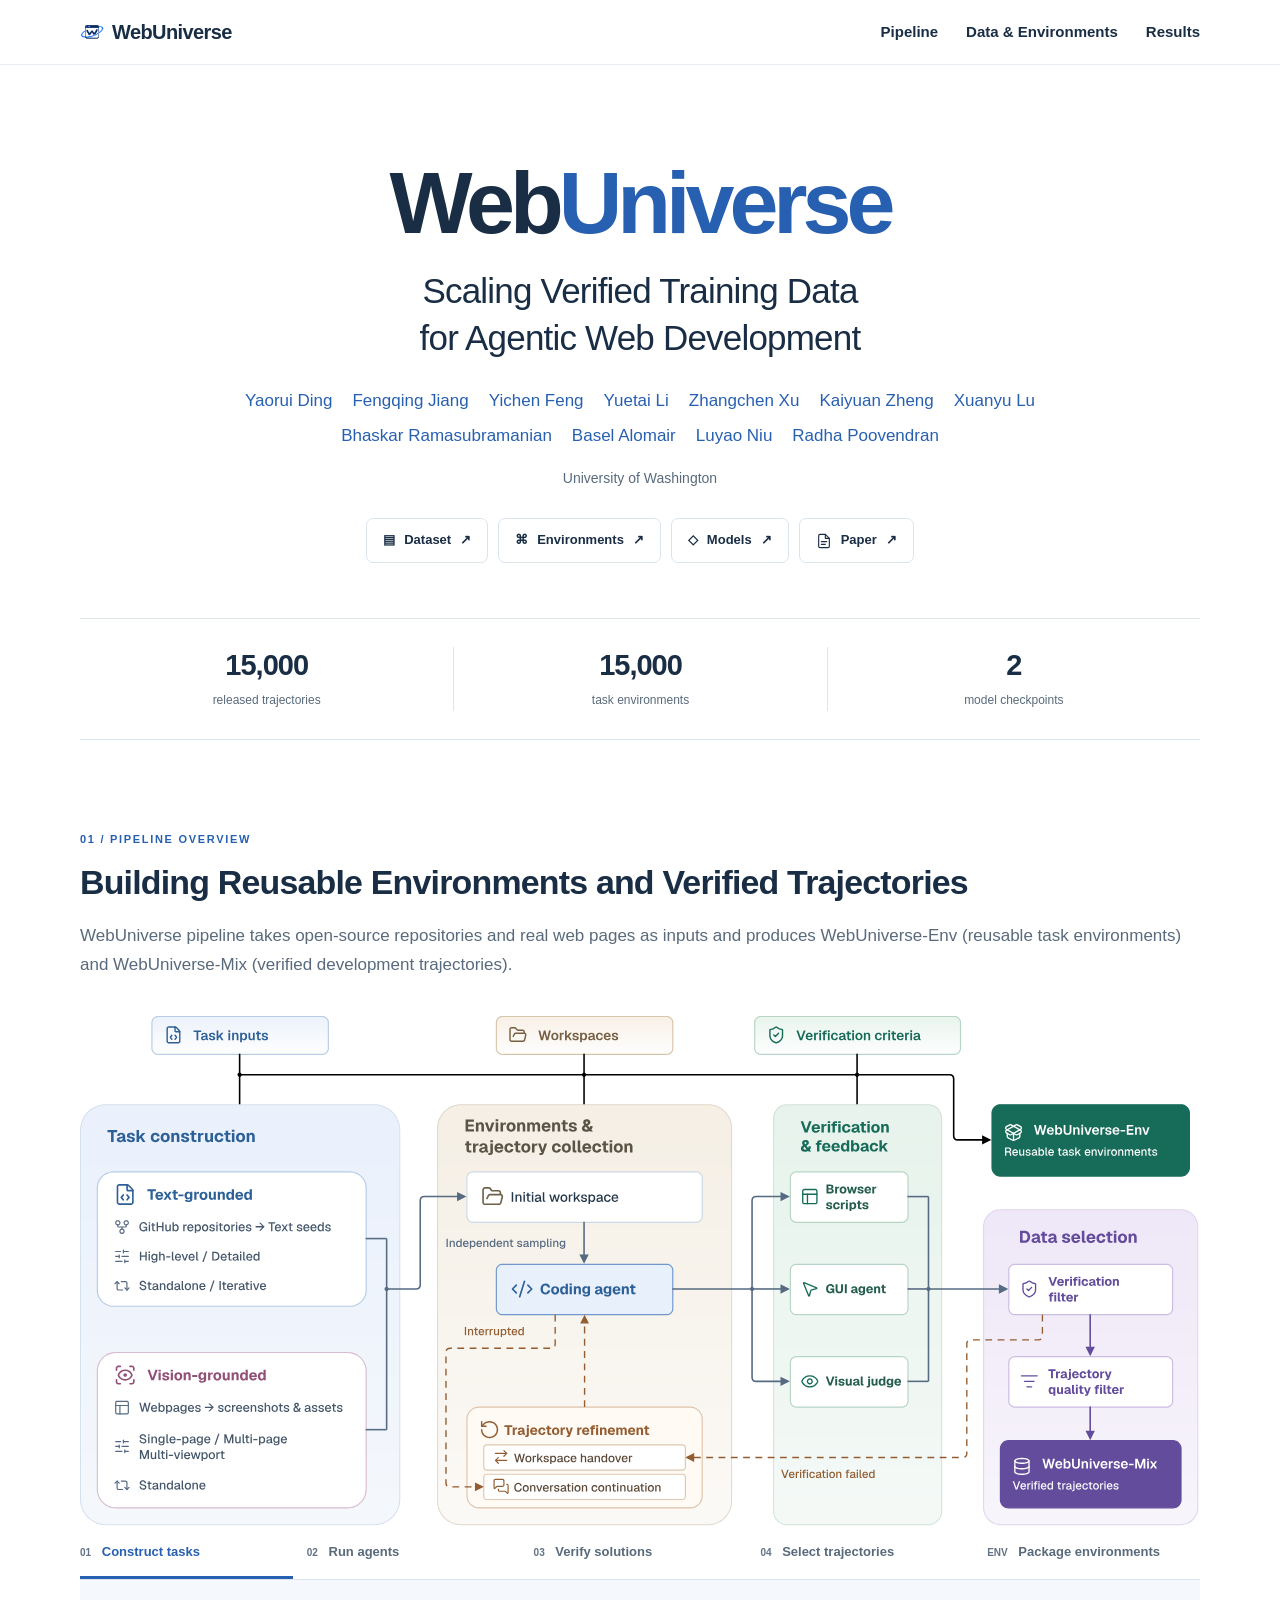
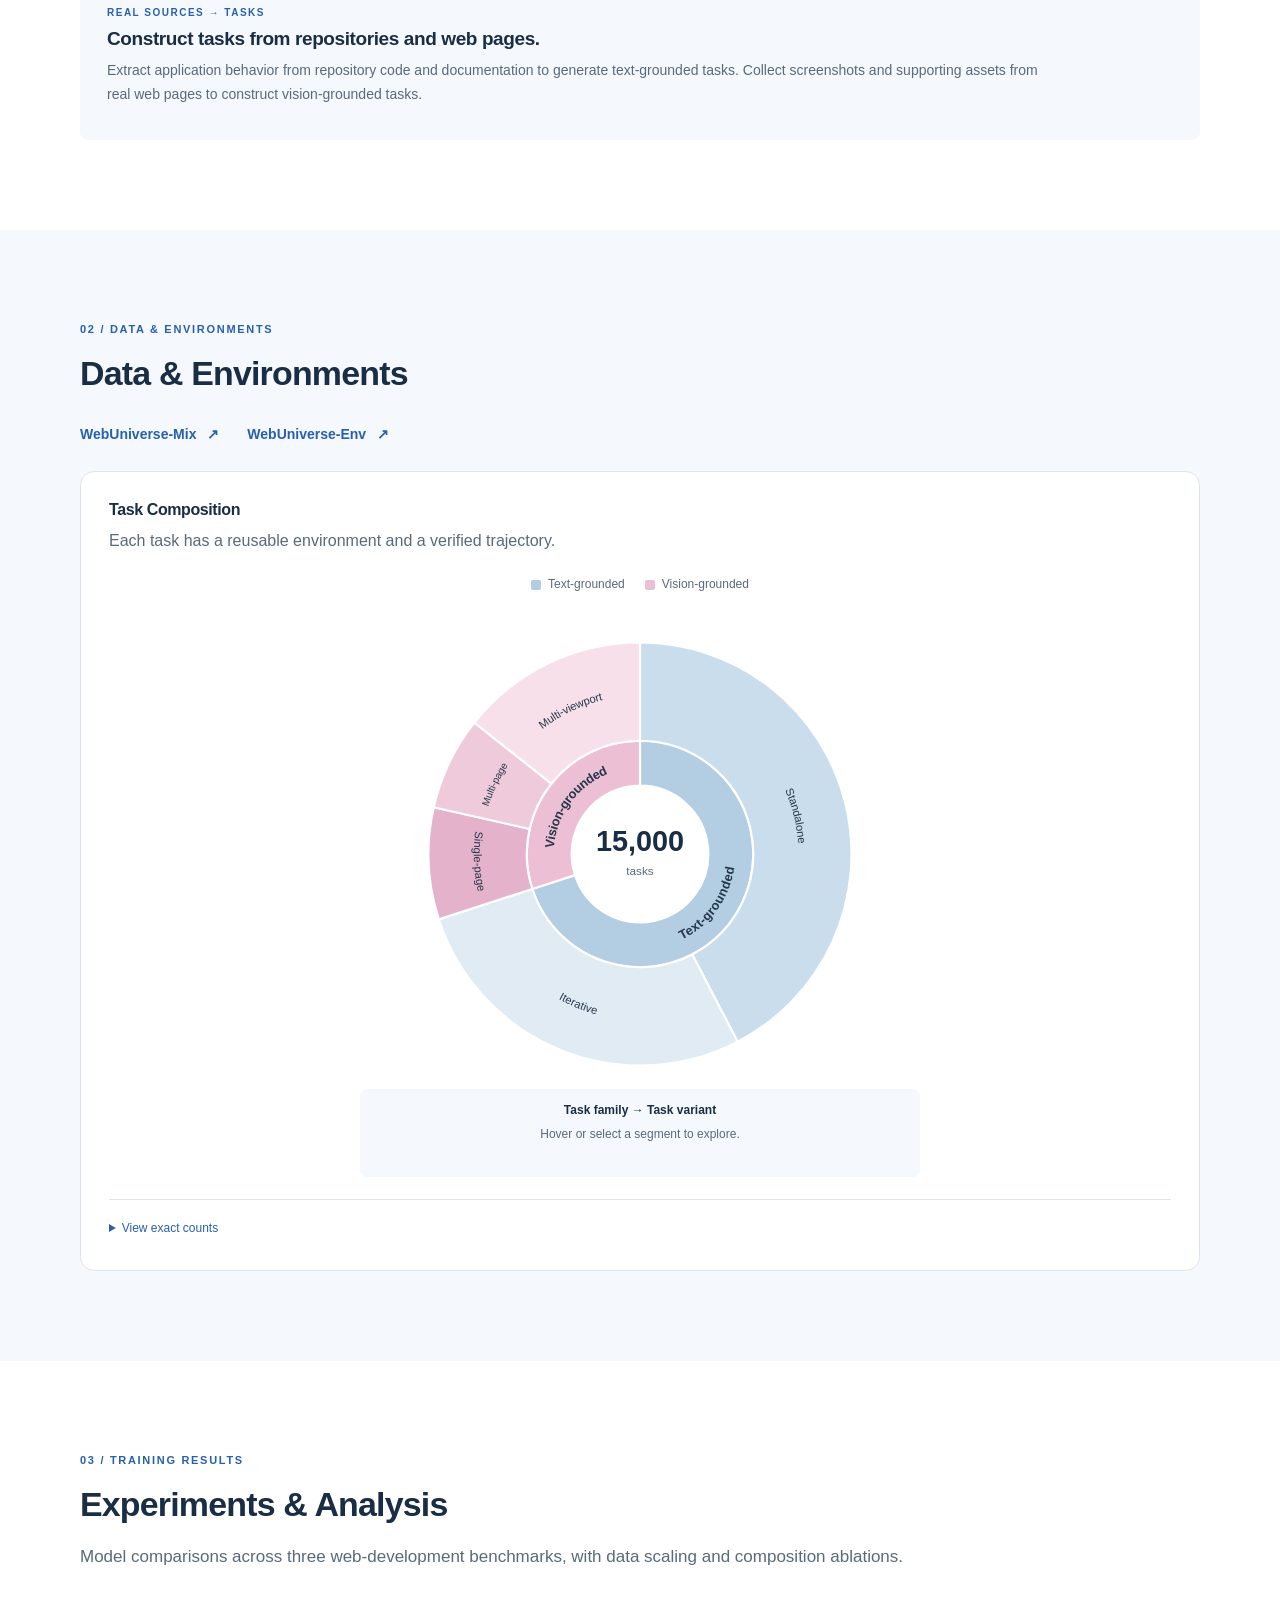
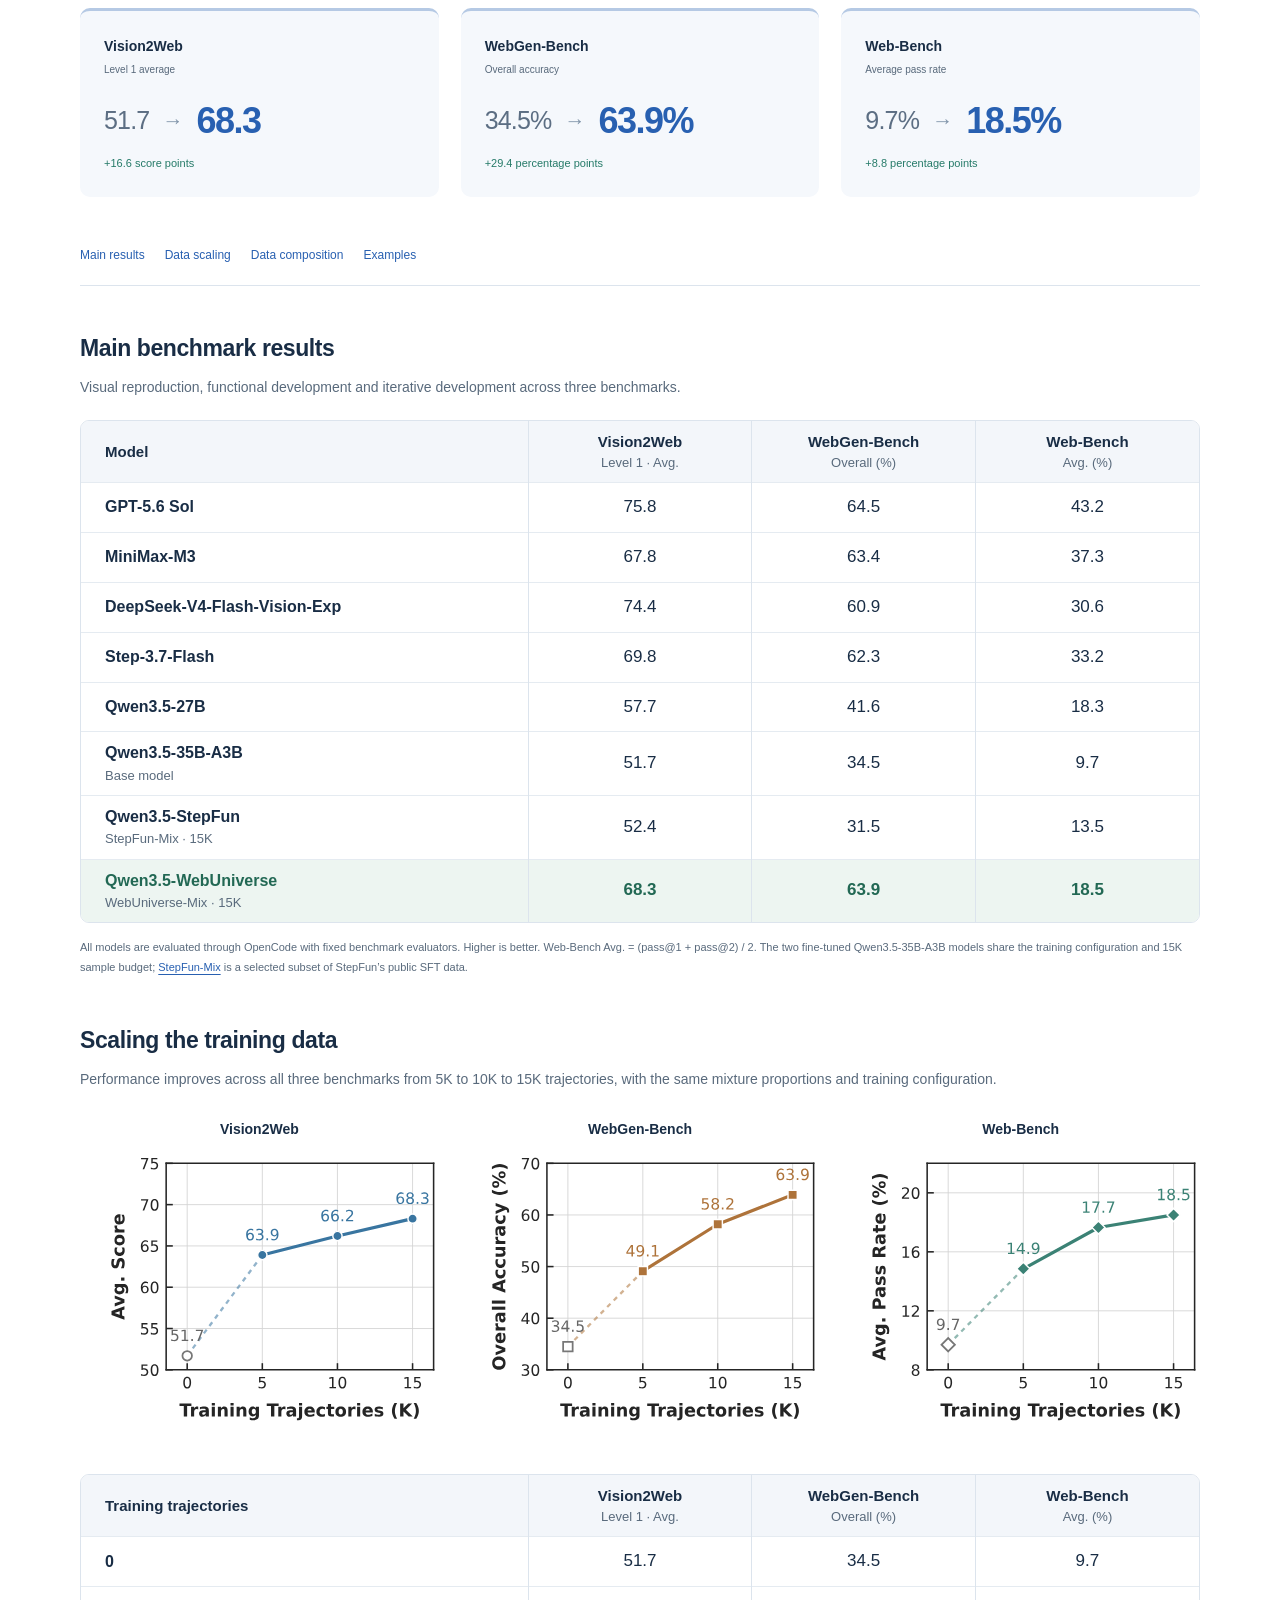
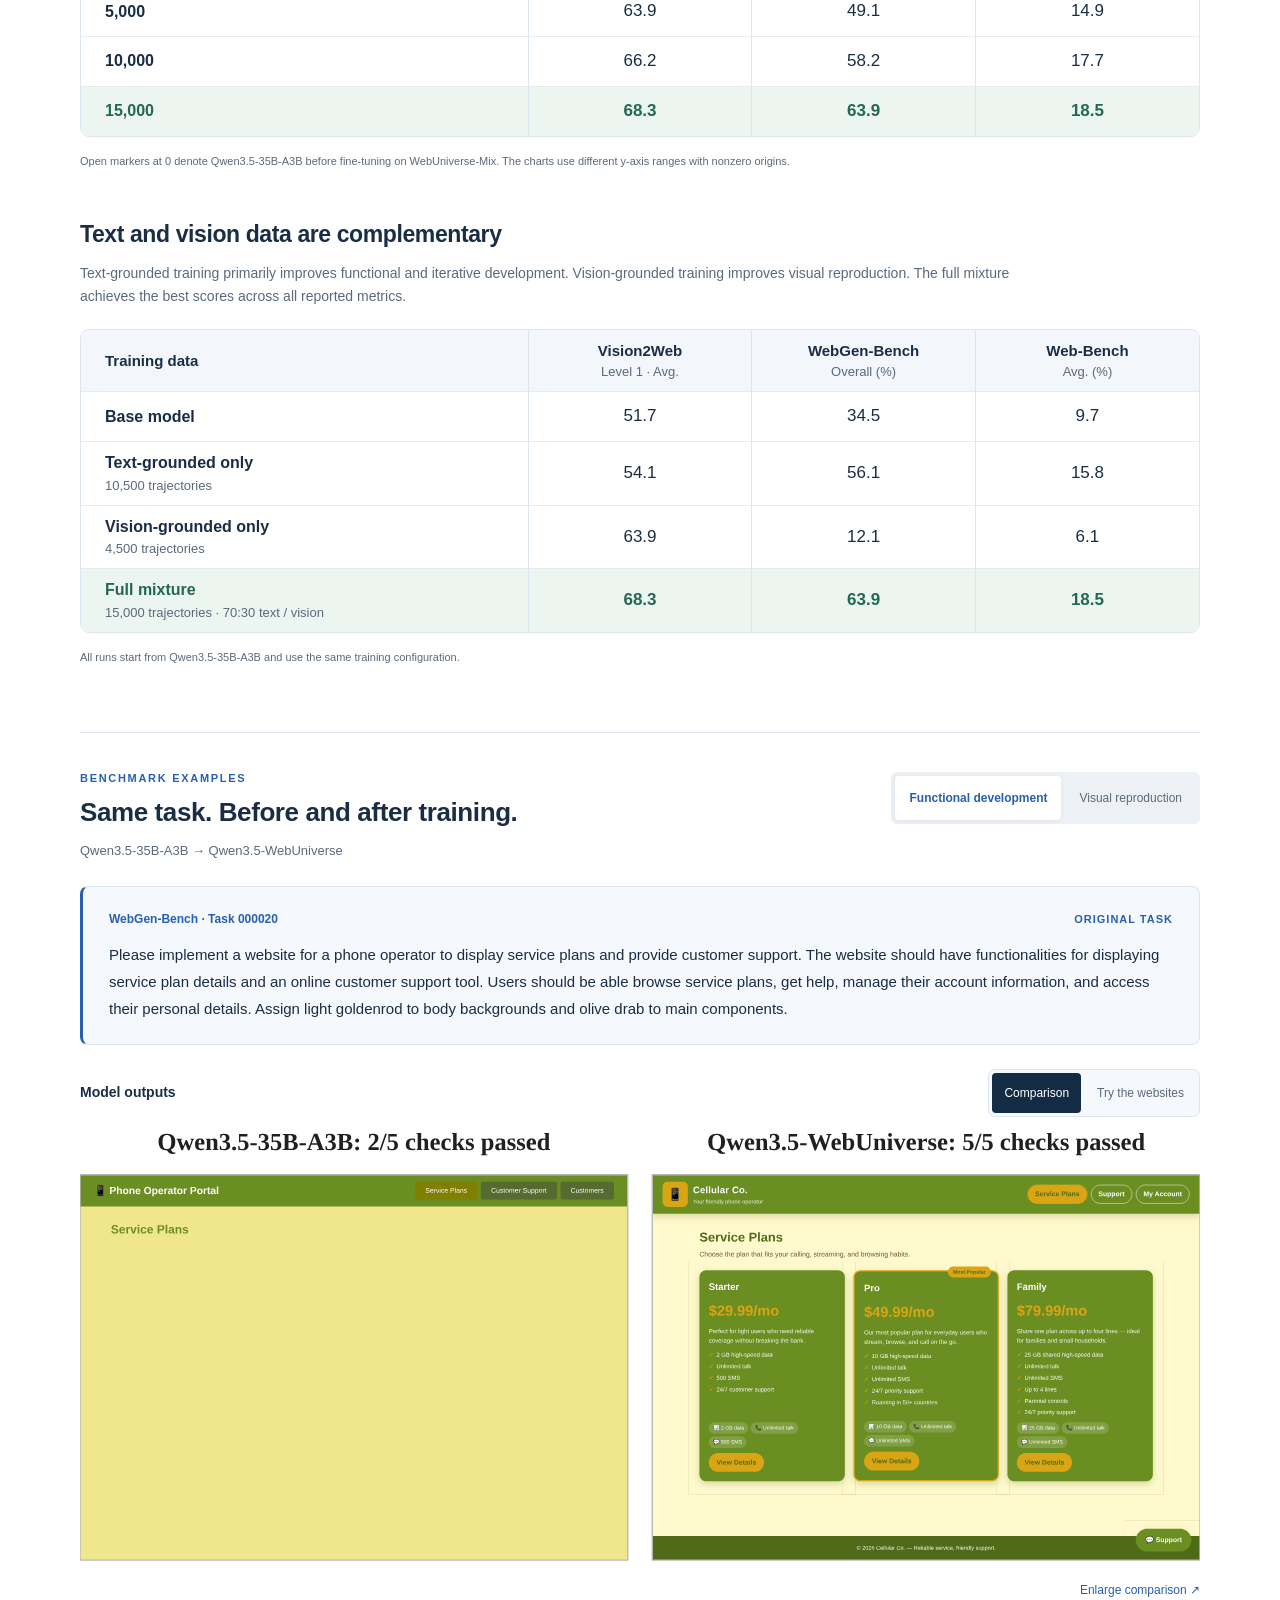
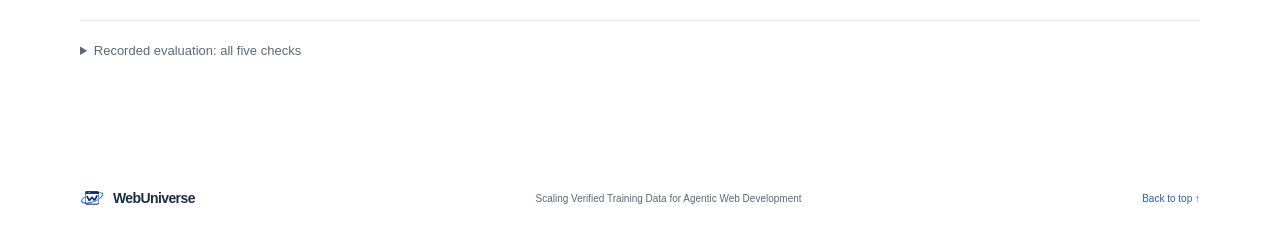
<file: index.html>
<!doctype html>
<html lang="en">
<head>
  <meta charset="utf-8">
  <meta name="viewport" content="width=device-width, initial-scale=1">
  <meta name="description" content="WebUniverse constructs verifiable front-end development tasks, reusable environments, and verified training trajectories from repositories and real web pages.">
  <meta name="theme-color" content="#f8fafc">
  <meta property="og:title" content="WebUniverse — Scaling Verified Training Data for Agentic Web Development">
  <meta property="og:description" content="From repositories and real web pages to executable environments, verified trajectories, and stronger front-end agents.">
  <meta property="og:type" content="website">
  <meta property="og:url" content="https://webuniverse-nsl.github.io/">
  <link rel="canonical" href="https://webuniverse-nsl.github.io/">
  <title>WebUniverse | Verified Training Data for Agentic Web Development</title>
  <link rel="icon" href="assets/webuniverse-logo.png" type="image/png">
  <link rel="stylesheet" href="styles.css?v=composition-20261020">
  <script src="sunburst.js?v=composition-20261020" defer></script>
  <script src="site.js?v=composition-20261020" defer></script>
</head>
<body>
  <a class="skip-link" href="#main">Skip to content</a>
  <header class="site-header">
    <nav class="nav container" aria-label="Main navigation">
      <a class="wordmark" href="#top"><img src="assets/webuniverse-logo.png" width="30" height="30" alt="">WebUniverse</a>
      <div class="nav-links"><a href="#pipeline">Pipeline</a><a href="#data">Data &amp; Environments</a><a href="#results">Results</a></div>
    </nav>
  </header>

  <main id="main">
    <section class="hero container" id="top" aria-labelledby="project-title">
      <h1 id="project-title">Web<span>Universe</span></h1>
      <p class="paper-title">Scaling Verified Training Data<br class="desktop-break"> for Agentic Web Development</p>
      <div class="paper-credits">
        <ul class="paper-authors" aria-label="Authors"><li><a href="https://scholar.google.com/citations?user=qBxw1XsAAAAJ">Yaorui Ding</a></li><li><a href="https://fqjiang.work/">Fengqing Jiang</a></li><li><a href="https://yichenfeng.me/">Yichen Feng</a></li><li><a href="https://yuetl9.github.io/">Yuetai Li</a></li><li><a href="https://zhangchenxu.com/">Zhangchen Xu</a></li><li><a href="https://scholar.google.com/citations?user=6kkyR1wAAAAJ">Kaiyuan Zheng</a></li><li><a href="https://scholar.google.com/citations?user=knK-dbEAAAAJ">Xuanyu Lu</a></li><li><a href="https://sites.google.com/view/rbhaskar">Bhaskar Ramasubramanian</a></li><li><a href="https://labs.ece.uw.edu/nsl/students/alomair/">Basel Alomair</a></li><li><a href="https://luyaoniu.github.io/">Luyao Niu</a></li><li><a href="https://scholar.google.com/citations?user=EEoNZ7NbVzMC">Radha Poovendran</a></li></ul>
        <p class="paper-affiliations">University of Washington</p>
      </div>
      <div class="resource-buttons" aria-label="Project resources">
        <a class="button" href="https://huggingface.co/datasets/WebUniverse-NSL/WebUniverse-Mix"><span aria-hidden="true">▤</span> Dataset <span aria-hidden="true">↗</span></a>
        <a class="button" href="https://huggingface.co/datasets/WebUniverse-NSL/WebUniverse-Env"><span aria-hidden="true">⌘</span> Environments <span aria-hidden="true">↗</span></a>
        <a class="button" href="https://huggingface.co/collections/WebUniverse-NSL/webuniverse-6ad1bc77c51f1a47f876f073"><span aria-hidden="true">◇</span> Models <span aria-hidden="true">↗</span></a>
        <a class="button" href="https://arxiv.org/abs/2610.33149"><svg aria-hidden="true" width="16" height="16" viewBox="0 0 24 24" fill="none" stroke="currentColor" stroke-width="1.7" stroke-linecap="round" stroke-linejoin="round"><path d="M14 2H6a2 2 0 0 0-2 2v16a2 2 0 0 0 2 2h12a2 2 0 0 0 2-2V8z"/><path d="M14 2v6h6M8 13h8M8 17h6"/></svg> Paper <span aria-hidden="true">↗</span></a>
      </div>
      <dl class="headline-stats">
        <div><dt>15,000</dt><dd>released trajectories</dd></div>
        <div><dt>15,000</dt><dd>task environments</dd></div>
        <div><dt>2</dt><dd>model checkpoints</dd></div>
      </dl>
    </section>

    <section class="section container" id="pipeline" aria-labelledby="pipeline-title">
      <div class="section-heading"><p class="eyebrow">01 / PIPELINE OVERVIEW</p><h2 id="pipeline-title">Building Reusable Environments and Verified Trajectories</h2><p>WebUniverse pipeline takes open-source repositories and real web pages as inputs and produces WebUniverse-Env (reusable task environments) and WebUniverse-Mix (verified development trajectories).</p></div>
      <figure class="pipeline-figure">
        <a href="assets/pipeline.svg" target="_blank" rel="noopener" aria-label="Open the WebUniverse synthesis pipeline at full size"><img src="assets/pipeline.svg" width="800" height="365" alt="WebUniverse pipeline: text and visual task construction feeds workspace-based agent collection, then browser scripts, a GUI agent or a visual judge verifies solutions. Selected trajectories form WebUniverse-Mix, while task inputs, workspaces and verification criteria form WebUniverse-Env."></a>
      </figure>
      <div class="stage-tabs" role="tablist" aria-label="Pipeline stages and environment output" hidden>
        <button type="button" id="stage-0" role="tab" aria-selected="true" aria-controls="stage-panel" data-stage="0"><span>01</span> Construct tasks</button>
        <button type="button" id="stage-1" role="tab" aria-selected="false" aria-controls="stage-panel" tabindex="-1" data-stage="1"><span>02</span> Run agents</button>
        <button type="button" id="stage-2" role="tab" aria-selected="false" aria-controls="stage-panel" tabindex="-1" data-stage="2"><span>03</span> Verify solutions</button>
        <button type="button" id="stage-3" role="tab" aria-selected="false" aria-controls="stage-panel" tabindex="-1" data-stage="3"><span>04</span> Select trajectories</button>
        <button type="button" id="stage-4" role="tab" aria-selected="false" aria-controls="stage-panel" tabindex="-1" data-stage="4"><span>ENV</span> Package environments</button>
      </div>
      <div class="stage-panel" id="stage-panel" role="tabpanel" aria-labelledby="stage-0" tabindex="0" hidden>
        <p class="stage-kicker">REAL SOURCES → TASKS</p><h3>Construct tasks from repositories and web pages.</h3><p class="stage-description">Extract application behavior from repository code and documentation to generate text-grounded tasks. Collect screenshots and supporting assets from real web pages to construct vision-grounded tasks.</p>
      </div>
    </section>

    <section class="section tinted" id="data" aria-labelledby="data-title">
      <div class="container" id="environments">
        <div class="section-heading"><p class="eyebrow">02 / DATA &amp; ENVIRONMENTS</p><h2 id="data-title">Data &amp; Environments</h2></div>
        <div class="release-links"><a class="text-link" href="https://huggingface.co/datasets/WebUniverse-NSL/WebUniverse-Mix">WebUniverse-Mix <span aria-hidden="true">↗</span></a><a class="text-link" href="https://huggingface.co/datasets/WebUniverse-NSL/WebUniverse-Env">WebUniverse-Env <span aria-hidden="true">↗</span></a></div>
        <div class="composition release-composition">
          <div class="composition-header"><h3>Task Composition</h3></div>
          <p class="composition-description">Each task has a reusable environment and a verified trajectory.</p>
          <div class="sunburst-family-legend" hidden><span><i style="background:#b3cde3"></i>Text-grounded</span><span><i style="background:#edbfd5"></i>Vision-grounded</span></div>
          <div class="sunburst-grid" hidden>
            <figure class="sunburst-panel"><svg id="task-sunburst" xmlns="http://www.w3.org/2000/svg" viewBox="0 0 440 440" role="group" aria-label="Task distribution"></svg><div class="sunburst-readout" id="task-readout" aria-live="polite" aria-atomic="true"><p class="sunburst-path"></p><p class="sunburst-value"></p></div></figure>
          </div>
          <details class="composition-details" id="release-count-details" open><summary>View exact counts</summary>
          <table class="composition-table release-counts"><caption class="sr-only">Released tasks by task variant</caption><thead><tr><th scope="col">Task variant</th><th scope="col">Tasks</th></tr></thead><tbody><tr><th scope="row">Text · standalone</th><td data-count="0">6,355</td></tr><tr><th scope="row">Text · iterative</th><td data-count="1">4,145</td></tr><tr><th scope="row">Vision · single-page</th><td data-count="2">1,283</td></tr><tr><th scope="row">Vision · multi-page</th><td data-count="3">1,069</td></tr><tr><th scope="row">Vision · multi-viewport</th><td data-count="4">2,148</td></tr></tbody></table>
          <table class="composition-table collection-methods"><caption class="sr-only">Trajectory counts by collection method for the selected release</caption><thead><tr><th scope="col">Collection method</th><th scope="col">Trajectories</th></tr></thead><tbody><tr><th scope="row">Independent sampling</th><td data-method-count="0">13,026</td></tr><tr><th scope="row">Trajectory refinement</th><td data-method-count="1">1,974</td></tr></tbody></table>
          </details>
          <p class="sr-only" id="version-announcement" aria-live="polite"></p>
        </div>
      </div>
    </section>

    <section class="section container" id="results" aria-labelledby="results-title">
      <div class="section-heading"><p class="eyebrow">03 / TRAINING RESULTS</p><h2 id="results-title">Experiments &amp; Analysis</h2><p>Model comparisons across three web-development benchmarks, with data scaling and composition ablations.</p></div>
      <div class="result-highlights">
        <article><p>Vision2Web <span>Level 1 average</span></p><div class="metric-change"><span>51.7</span><i aria-hidden="true">→</i><strong>68.3</strong></div><p class="gain">+16.6 score points</p></article>
        <article><p>WebGen-Bench <span>Overall accuracy</span></p><div class="metric-change"><span>34.5%</span><i aria-hidden="true">→</i><strong>63.9%</strong></div><p class="gain">+29.4 percentage points</p></article>
        <article><p>Web-Bench <span>Average pass rate</span></p><div class="metric-change"><span>9.7%</span><i aria-hidden="true">→</i><strong>18.5%</strong></div><p class="gain">+8.8 percentage points</p></article>
      </div>
<nav class="experiment-nav" aria-label="Experiments"><a href="#main-results">Main results</a><a href="#data-scaling">Data scaling</a><a href="#modality-ablation">Data composition</a><a href="#examples">Examples</a></nav>
<section class="experiment-block" id="main-results" aria-labelledby="main-results-title"><h3 id="main-results-title">Main benchmark results</h3><p class="experiment-summary">Visual reproduction, functional development and iterative development across three benchmarks.</p><div class="table-scroll" role="region" aria-label="Complete main benchmark results" tabindex="0"><table id="main-results-table" class="results-table experiment-table"><caption class="sr-only">Complete main benchmark results</caption><thead><tr><th scope="col">Model</th><th scope="col">Vision2Web<small>Level 1 · Avg.</small></th><th scope="col">WebGen-Bench<small>Overall (%)</small></th><th scope="col">Web-Bench<small>Avg. (%)</small></th></tr></thead><tbody><tr><th scope="row">GPT-5.6 Sol</th><td>75.8</td><td>64.5</td><td>43.2</td></tr>
<tr><th scope="row">MiniMax-M3</th><td>67.8</td><td>63.4</td><td>37.3</td></tr>
<tr><th scope="row">DeepSeek-V4-Flash-Vision-Exp</th><td>74.4</td><td>60.9</td><td>30.6</td></tr>
<tr><th scope="row">Step-3.7-Flash</th><td>69.8</td><td>62.3</td><td>33.2</td></tr>
<tr><th scope="row">Qwen3.5-27B</th><td>57.7</td><td>41.6</td><td>18.3</td></tr>
<tr><th scope="row">Qwen3.5-35B-A3B <span>Base model</span></th><td>51.7</td><td>34.5</td><td>9.7</td></tr>
<tr><th scope="row">Qwen3.5-StepFun <span>StepFun-Mix · 15K</span></th><td>52.4</td><td>31.5</td><td>13.5</td></tr>
<tr class="ours-row"><th scope="row">Qwen3.5-WebUniverse <span>WebUniverse-Mix · 15K</span></th><td>68.3</td><td>63.9</td><td>18.5</td></tr>
</tbody></table></div><p class="table-note">All models are evaluated through OpenCode with fixed benchmark evaluators. Higher is better. Web-Bench Avg. = (pass@1 + pass@2) / 2. The two fine-tuned Qwen3.5-35B-A3B models share the training configuration and 15K sample budget; <a href="https://huggingface.co/datasets/stepfun-ai/Step-3.5-Flash-SFT">StepFun-Mix</a> is a selected subset of StepFun’s public SFT data.</p></section>

<section class="experiment-block" id="data-scaling" aria-labelledby="data-scaling-title"><h3 id="data-scaling-title">Scaling the training data</h3><p class="experiment-summary">Performance improves across all three benchmarks from 5K to 10K to 15K trajectories, with the same mixture proportions and training configuration.</p><div class="scaling-plots"><figure><figcaption>Vision2Web</figcaption><a href="assets/results/vision2web.svg" data-enlarge aria-label="Enlarge Vision2Web data scaling chart"><img src="assets/results/vision2web.svg" width="162" height="133" loading="lazy" alt="Level 1 score: 51.7, 63.9, 66.2 and 68.3 at 0, 5K, 10K and 15K training trajectories."></a></figure><figure><figcaption>WebGen-Bench</figcaption><a href="assets/results/webgen_bench.svg" data-enlarge aria-label="Enlarge WebGen-Bench data scaling chart"><img src="assets/results/webgen_bench.svg" width="162" height="133" loading="lazy" alt="Overall accuracy: 34.5%, 49.1%, 58.2% and 63.9% at 0, 5K, 10K and 15K trajectories."></a></figure><figure><figcaption>Web-Bench</figcaption><a href="assets/results/web_bench.svg" data-enlarge aria-label="Enlarge Web-Bench data scaling chart"><img src="assets/results/web_bench.svg" width="162" height="133" loading="lazy" alt="Average of pass@1 and pass@2: 9.7%, 14.9%, 17.7% and 18.5% at 0, 5K, 10K and 15K trajectories."></a></figure></div><div class="table-scroll" role="region" aria-label="Results by training data size" tabindex="0"><table id="scaling-results-table" class="results-table experiment-table"><caption class="sr-only">Results by training data size</caption><thead><tr><th scope="col">Training trajectories</th><th scope="col">Vision2Web<small>Level 1 · Avg.</small></th><th scope="col">WebGen-Bench<small>Overall (%)</small></th><th scope="col">Web-Bench<small>Avg. (%)</small></th></tr></thead><tbody><tr><th scope="row">0</th><td>51.7</td><td>34.5</td><td>9.7</td></tr>
<tr><th scope="row">5,000</th><td>63.9</td><td>49.1</td><td>14.9</td></tr>
<tr><th scope="row">10,000</th><td>66.2</td><td>58.2</td><td>17.7</td></tr>
<tr class="ours-row"><th scope="row">15,000</th><td>68.3</td><td>63.9</td><td>18.5</td></tr>
</tbody></table></div><p class="table-note">Open markers at 0 denote Qwen3.5-35B-A3B before fine-tuning on WebUniverse-Mix. The charts use different y-axis ranges with nonzero origins.</p></section>

<section class="experiment-block" id="modality-ablation" aria-labelledby="modality-ablation-title"><h3 id="modality-ablation-title">Text and vision data are complementary</h3><p class="experiment-summary">Text-grounded training primarily improves functional and iterative development. Vision-grounded training improves visual reproduction. The full mixture achieves the best scores across all reported metrics.</p><div class="table-scroll" role="region" aria-label="Data composition ablation" tabindex="0"><table id="modality-results-table" class="results-table experiment-table"><caption class="sr-only">Data composition ablation</caption><thead><tr><th scope="col">Training data</th><th scope="col">Vision2Web<small>Level 1 · Avg.</small></th><th scope="col">WebGen-Bench<small>Overall (%)</small></th><th scope="col">Web-Bench<small>Avg. (%)</small></th></tr></thead><tbody><tr><th scope="row">Base model</th><td>51.7</td><td>34.5</td><td>9.7</td></tr>
<tr><th scope="row">Text-grounded only <span>10,500 trajectories</span></th><td>54.1</td><td>56.1</td><td>15.8</td></tr>
<tr><th scope="row">Vision-grounded only <span>4,500 trajectories</span></th><td>63.9</td><td>12.1</td><td>6.1</td></tr>
<tr class="ours-row"><th scope="row">Full mixture <span>15,000 trajectories · 70:30 text / vision</span></th><td>68.3</td><td>63.9</td><td>18.5</td></tr>
</tbody></table></div><p class="table-note">All runs start from Qwen3.5-35B-A3B and use the same training configuration.</p></section>







      <section class="model-examples" id="examples" aria-labelledby="examples-title">
        <div class="examples-heading">
          <div><p class="eyebrow">BENCHMARK EXAMPLES</p><h3 id="examples-title">Same task. Before and after training.</h3></div>
          <div class="example-controls" role="group" aria-label="Benchmark example" hidden>
            <button type="button" data-example="functional" aria-pressed="true" aria-controls="functional-example">Functional development</button>
            <button type="button" data-example="visual" aria-pressed="false" aria-controls="visual-example">Visual reproduction</button>
          </div>
        </div>
        <p class="example-models">Qwen3.5-35B-A3B → Qwen3.5-WebUniverse</p>
        <div id="functional-example" class="example-panel">
          <div class="task-prompt"><div class="task-prompt-heading"><p class="case-source">WebGen-Bench · Task 000020</p><p class="prompt-label">Original task</p></div><blockquote>Please implement a website for a phone operator to display service plans and provide customer support. The website should have functionalities for displaying service plan details and an online customer support tool. Users should be able browse service plans, get help, manage their account information, and access their personal details. Assign light goldenrod to body backgrounds and olive drab to main components.</blockquote></div>
          <div class="output-toolbar"><p>Model outputs</p><div class="preview-controls" role="group" aria-label="Functional output view" hidden><button type="button" data-preview="comparison" aria-pressed="true">Comparison</button><button type="button" data-preview="interactive" aria-pressed="false">Try the websites</button></div></div>
          <p id="interactive-hint" class="preview-hint" hidden>Click inside either page. Try plan details, support chat, and account editing. Base interactions remain incomplete.</p>
          <figure class="comparison-art" id="functional-comparison">
            <a href="assets/comparisons/functional.svg" target="_blank" rel="noopener" data-enlarge aria-label="Enlarge the functional development comparison"><img src="assets/comparisons/functional.svg" width="456" height="177" loading="lazy" alt="Base model and WebUniverse phone-operator websites, with recorded results of 2/5 and 5/5 checks."></a>
            <figcaption><a href="assets/comparisons/functional.svg" target="_blank" rel="noopener" data-enlarge>Enlarge comparison ↗</a></figcaption>
          </figure>
          <div class="comparison-grid functional-grid" hidden>
            <figure class="output-card">
              <figcaption class="output-label"><div><span class="model-role">Base model</span><strong>Qwen3.5-35B-A3B</strong></div><span class="score-badge">2 / 5 checks</span></figcaption>
              <div class="live-preview" hidden><iframe title="Base model phone-operator website" data-src="demos/webgen-base.html" sandbox="allow-scripts allow-forms" referrerpolicy="no-referrer"></iframe></div>
              <div class="output-footer"><span>Interactive preview</span><a href="demos/webgen-base.html" target="_blank" rel="noopener">Open website ↗</a></div>
            </figure>
            <figure class="output-card">
              <figcaption class="output-label ours-label"><div><span class="model-role">After training</span><strong>Qwen3.5-WebUniverse</strong></div><span class="score-badge">5 / 5 checks</span></figcaption>
              <div class="live-preview" hidden><iframe title="WebUniverse model phone-operator website" data-src="demos/webgen-ours.html" sandbox="allow-scripts allow-forms" referrerpolicy="no-referrer"></iframe></div>
              <div class="output-footer"><span>Interactive preview</span><a href="demos/webgen-ours.html" target="_blank" rel="noopener">Open website ↗</a></div>
            </figure>
          </div>
          <details class="case-checks"><summary>Recorded evaluation: all five checks</summary><div class="table-scroll"><table><thead><tr><th scope="col">Check</th><th scope="col">Base</th><th scope="col">WebUniverse</th></tr></thead><tbody><tr><th scope="row">Test the functionality of the customer support chat tool.</th><td>Fail</td><td>Pass</td></tr><tr><th scope="row">Validate the ability to browse and view details of a service plan.</th><td>Fail</td><td>Pass</td></tr><tr><th scope="row">Ensure users can update their account information.</th><td>Fail</td><td>Pass</td></tr><tr><th scope="row">Test the navigation menu to ensure it includes key sections like &quot;Service Plans,&quot; &quot;Customer Support.&quot;</th><td>Pass</td><td>Pass</td></tr><tr><th scope="row">Verify that the website uses &#x27;light goldenrod&#x27; as the background color and &#x27;olive drab&#x27; as the component color, as specified in the design requirements.</th><td>Pass</td><td>Pass</td></tr></tbody></table></div></details>
        </div>
        <div id="visual-example" class="example-panel">
          <div class="case-heading"><p class="case-source">Vision2Web · Level 1 · tefcu</p></div>
          <figure class="comparison-art">
            <a id="visual-art-link" href="assets/comparisons/visual-full-vector-base.svg" target="_blank" rel="noopener" data-enlarge aria-label="Enlarge the visual reproduction comparison"><img id="visual-art" src="assets/comparisons/visual-full-vector-base.svg" width="456" height="394" loading="lazy" alt="Complete reference, base model and WebUniverse pages for the TEFCU task."></a>
            <figcaption><a id="visual-enlarge-link" href="assets/comparisons/visual-full-vector-base.svg" target="_blank" rel="noopener" data-enlarge>Enlarge comparison ↗</a></figcaption>
          </figure>
        </div>
        
      </section>
    </section>

  </main>
  <dialog class="comparison-dialog" aria-labelledby="comparison-dialog-title">
    <div class="enlarge-toolbar"><h2 id="comparison-dialog-title">Comparison</h2><div><button type="button" data-zoom="out" aria-label="Zoom out">−</button><button type="button" data-zoom="reset" aria-label="Fit comparison to width">100%</button><button type="button" data-zoom="in" aria-label="Zoom in">+</button><button type="button" data-close-comparison aria-label="Close enlarged comparison">×</button></div></div>
    <div class="enlarge-scroll" tabindex="0" aria-label="Enlarged comparison"><img class="enlarged-art" alt=""></div>
  </dialog>
  <footer class="container footer"><a class="wordmark" href="#top"><img src="assets/webuniverse-logo.png" width="24" height="24" alt="">WebUniverse</a><p>Scaling Verified Training Data for Agentic Web Development</p><a href="#top">Back to top ↑</a></footer>
</body>
</html>
</file>
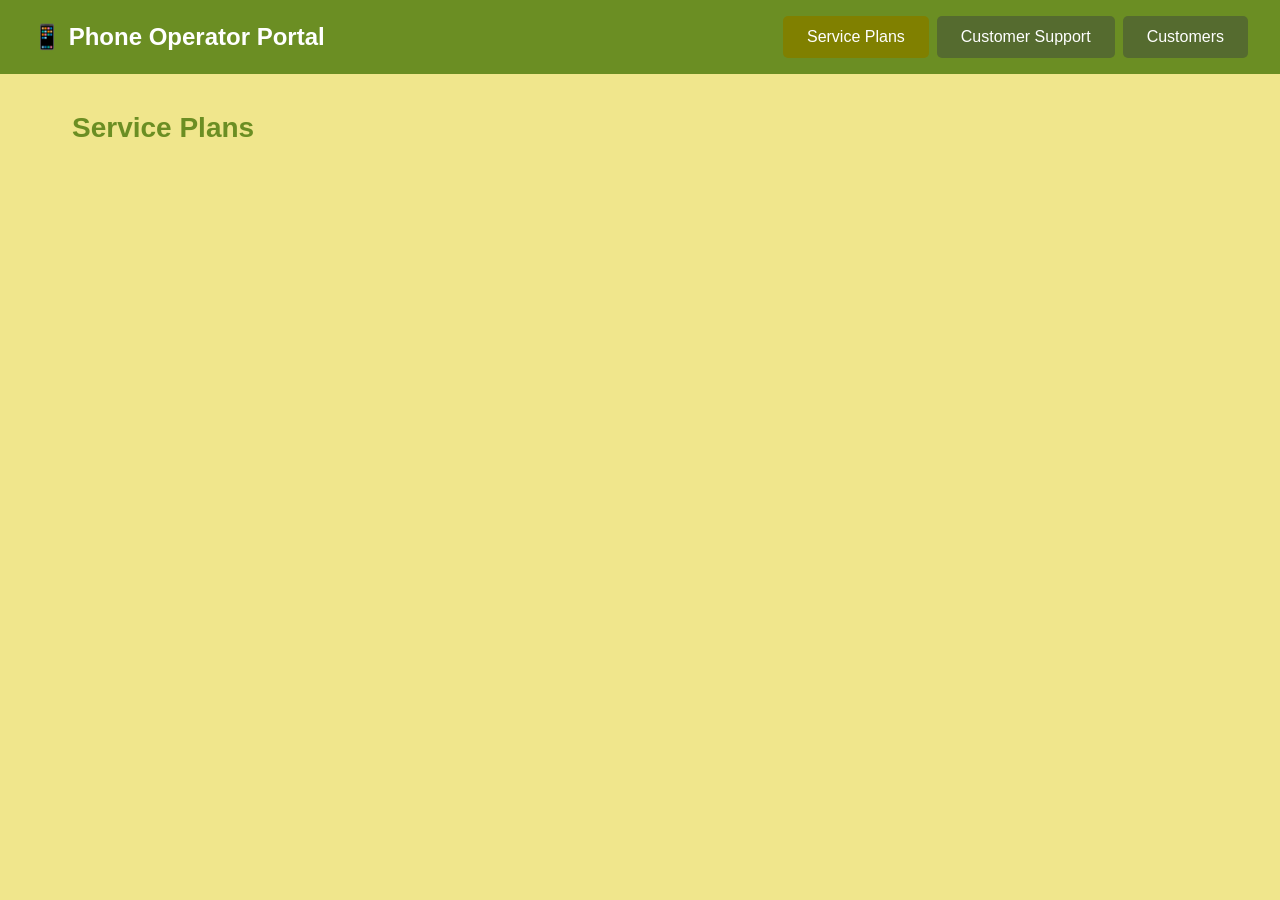
<file: demos/webgen-base.html>
<!DOCTYPE html>
<html lang="en">
<head>
<meta http-equiv="Content-Security-Policy" content="default-src 'none'; script-src 'unsafe-inline'; style-src 'unsafe-inline'; img-src data:; base-uri 'none'; form-action 'none'">
  <meta charset="UTF-8">
  <meta name="viewport" content="width=device-width, initial-scale=1.0">
  <title>Phone Operator - Customer Service Portal</title>
  <style>* {
  margin: 0;
  padding: 0;
  box-sizing: border-box;
}

body {
  font-family: 'Segoe UI', Tahoma, Geneva, Verdana, sans-serif;
  background-color: #F0E68C;
  color: #333;
  line-height: 1.6;
}

.app-container {
  min-height: 100vh;
}

.header {
  background-color: #6B8E23;
  color: white;
  padding: 1rem 2rem;
  display: flex;
  justify-content: space-between;
  align-items: center;
  flex-wrap: wrap;
  gap: 1rem;
}

.header h1 {
  font-size: 1.5rem;
}

.nav {
  display: flex;
  gap: 0.5rem;
}

.nav-btn {
  background-color: #556B2F;
  color: white;
  border: none;
  padding: 0.75rem 1.5rem;
  cursor: pointer;
  border-radius: 5px;
  font-size: 1rem;
  transition: background-color 0.3s;
}

.nav-btn:hover {
  background-color: #4a5d25;
}

.nav-btn.active {
  background-color: #808000;
}

.main-content {
  padding: 2rem;
  max-width: 1200px;
  margin: 0 auto;
}

.page {
  display: none;
}

.page.active {
  display: block;
}

.page h2 {
  color: #6B8E23;
  margin-bottom: 1.5rem;
  font-size: 1.75rem;
}

.plans-grid {
  display: grid;
  grid-template-columns: repeat(auto-fit, minmax(280px, 1fr));
  gap: 1.5rem;
}

.plan-card {
  background-color: #6B8E23;
  color: white;
  border-radius: 10px;
  padding: 1.5rem;
  box-shadow: 0 4px 6px rgba(0, 0, 0, 0.1);
  transition: transform 0.3s;
}

.plan-card:hover {
  transform: translateY(-5px);
}

.plan-card h3 {
  font-size: 1.5rem;
  margin-bottom: 0.5rem;
}

.plan-price {
  font-size: 2rem;
  font-weight: bold;
  margin-bottom: 1rem;
}

.plan-price span {
  font-size: 1rem;
  font-weight: normal;
}

.plan-features {
  list-style: none;
  margin-bottom: 1rem;
}

.plan-features li {
  padding: 0.25rem 0;
  border-bottom: 1px solid rgba(255, 255, 255, 0.3);
}

.plan-features li:last-child {
  border-bottom: none;
}

.plan-data, .plan-minutes, .plan-texts {
  display: flex;
  justify-content: space-between;
  padding: 0.5rem 0;
  border-bottom: 1px solid rgba(255, 255, 255, 0.3);
}

.btn-primary {
  background-color: #808000;
  color: white;
  border: none;
  padding: 0.75rem 1.5rem;
  border-radius: 5px;
  cursor: pointer;
  font-size: 1rem;
  transition: background-color 0.3s;
  width: 100%;
}

.btn-primary:hover {
  background-color: #6b6b00;
}

.support-container {
  display: grid;
  grid-template-columns: 1fr 1fr;
  gap: 2rem;
}

@media (max-width: 768px) {
  .support-container {
    grid-template-columns: 1fr;
  }
}

.support-left, .support-right {
  background-color: #6B8E23;
  border-radius: 10px;
  padding: 1.5rem;
  box-shadow: 0 4px 6px rgba(0, 0, 0, 0.1);
}

.support-left h3, .support-right h3 {
  margin-bottom: 1rem;
  color: white;
}

.tickets-list {
  max-height: 400px;
  overflow-y: auto;
}

.ticket-card {
  background-color: #556B2F;
  border-radius: 5px;
  padding: 1rem;
  margin-bottom: 1rem;
  cursor: pointer;
  transition: background-color 0.3s;
}

.ticket-card:hover {
  background-color: #4a5d25;
}

.ticket-header {
  display: flex;
  justify-content: space-between;
  align-items: center;
  margin-bottom: 0.5rem;
}

.ticket-header h4 {
  color: white;
}

.ticket-subject {
  color: #ccc;
  font-size: 0.9rem;
  margin-bottom: 0.5rem;
}

.ticket-meta {
  display: flex;
  justify-content: space-between;
  font-size: 0.8rem;
  color: #aaa;
}

.ticket-status {
  padding: 0.25rem 0.5rem;
  border-radius: 3px;
  font-size: 0.75rem;
  font-weight: bold;
}

.ticket-status.open {
  background-color: #28a745;
  color: white;
}

.ticket-status.in-progress {
  background-color: #ffc107;
  color: #333;
}

.ticket-status.closed {
  background-color: #6c757d;
  color: white;
}

.form-group {
  margin-bottom: 1rem;
}

.form-group label {
  display: block;
  color: white;
  margin-bottom: 0.5rem;
}

.form-group input,
.form-group textarea {
  width: 100%;
  padding: 0.75rem;
  border: none;
  border-radius: 5px;
  font-size: 1rem;
}

.form-group input:focus,
.form-group textarea:focus {
  outline: 2px solid #808000;
}

.customers-list {
  display: grid;
  grid-template-columns: repeat(auto-fit, minmax(300px, 1fr));
  gap: 1.5rem;
}

.customer-card {
  background-color: #6B8E23;
  border-radius: 10px;
  padding: 1.5rem;
  color: white;
  box-shadow: 0 4px 6px rgba(0, 0, 0, 0.1);
}

.customer-card h3 {
  margin-bottom: 1rem;
  border-bottom: 1px solid rgba(255, 255, 255, 0.3);
  padding-bottom: 0.5rem;
}

.customer-info {
  margin-bottom: 0.5rem;
}

.customer-info label {
  color: #ccc;
  font-size: 0.85rem;
}

.customer-info span {
  font-weight: bold;
}

.customer-status {
  display: inline-block;
  padding: 0.25rem 0.75rem;
  border-radius: 15px;
  font-size: 0.85rem;
  margin-top: 0.5rem;
}

.customer-status.active {
  background-color: #28a745;
}

.customer-status.inactive {
  background-color: #dc3545;
}

.customer-balance {
  margin-top: 1rem;
  padding-top: 1rem;
  border-top: 1px solid rgba(255, 255, 255, 0.3);
  font-size: 1.25rem;
  font-weight: bold;
}

.customer-actions {
  display: flex;
  gap: 0.5rem;
  margin-top: 1rem;
}

.customer-actions button {
  flex: 1;
  padding: 0.5rem;
  border: none;
  border-radius: 5px;
  cursor: pointer;
  font-size: 0.85rem;
  transition: opacity 0.3s;
}

.btn-view {
  background-color: #808000;
  color: white;
}

.btn-view:hover {
  opacity: 0.8;
}

.btn-edit {
  background-color: #556B2F;
  color: white;
}

.btn-edit:hover {
  opacity: 0.8;
}

/* Modal Styles */
.modal {
  display: none;
  position: fixed;
  top: 0;
  left: 0;
  width: 100%;
  height: 100%;
  background-color: rgba(0, 0, 0, 0.5);
  justify-content: center;
  align-items: center;
  z-index: 1000;
}

.modal.active {
  display: flex;
}

.modal-content {
  background-color: #6B8E23;
  color: white;
  border-radius: 10px;
  padding: 2rem;
  max-width: 500px;
  width: 90%;
  max-height: 80vh;
  overflow-y: auto;
}

.modal-header {
  display: flex;
  justify-content: space-between;
  align-items: center;
  margin-bottom: 1.5rem;
}

.modal-header h2 {
  font-size: 1.5rem;
}

.modal-close {
  background: none;
  border: none;
  color: white;
  font-size: 1.5rem;
  cursor: pointer;
}

.modal-body {
  margin-bottom: 1.5rem;
}

.modal-body p {
  margin-bottom: 0.75rem;
}

.modal-body p strong {
  color: #ccc;
}

.modal-footer {
  display: flex;
  justify-content: flex-end;
  gap: 0.5rem;
}

.btn-secondary {
  background-color: #556B2F;
  color: white;
  border: none;
  padding: 0.75rem 1.5rem;
  border-radius: 5px;
  cursor: pointer;
  font-size: 1rem;
}

.btn-secondary:hover {
  background-color: #4a5d25;
}

/* Ticket Detail Modal */
.ticket-detail {
  background-color: #556B2F;
  border-radius: 5px;
  padding: 1rem;
  margin-bottom: 1rem;
}

.ticket-detail h4 {
  margin-bottom: 0.5rem;
}

.ticket-detail p {
  color: #ccc;
}

.status-select {
  width: 100%;
  padding: 0.75rem;
  border: none;
  border-radius: 5px;
  font-size: 1rem;
  margin-bottom: 1rem;
}</style>
</head>
<body>
  <div class="app-container">
    <header class="header">
      <h1>📱 Phone Operator Portal</h1>
      <nav class="nav">
        <button class="nav-btn active" data-page="plans">Service Plans</button>
        <button class="nav-btn" data-page="support">Customer Support</button>
        <button class="nav-btn" data-page="customers">Customers</button>
      </nav>
    </header>

    <main class="main-content">
      <!-- Service Plans Section -->
      <section id="plans" class="page active">
        <h2>Service Plans</h2>
        <div class="plans-grid" id="plansGrid"></div>
      </section>

      <!-- Customer Support Section -->
      <section id="support" class="page">
        <h2>Customer Support</h2>
        <div class="support-container">
          <div class="support-left">
            <h3>Support Tickets</h3>
            <div class="tickets-list" id="ticketsList"></div>
          </div>
          <div class="support-right">
            <h3>New Support Ticket</h3>
            <form id="newTicketForm">
              <div class="form-group">
                <label for="customer">Customer Name</label>
                <input type="text" id="customer" required>
              </div>
              <div class="form-group">
                <label for="subject">Subject</label>
                <input type="text" id="subject" required>
              </div>
              <div class="form-group">
                <label for="message">Message</label>
                <textarea id="message" rows="4" required></textarea>
              </div>
              <button type="submit" class="btn-primary">Create Ticket</button>
            </form>
          </div>
        </div>
      </section>

      <!-- Customers Section -->
      <section id="customers" class="page">
        <h2>Customer Directory</h2>
        <div class="customers-list" id="customersList"></div>
      </section>
    </main>
  </div>

  <!-- The evaluated output had no app.js. Its inactive controls are preserved. -->
</body>
</html>
</file>
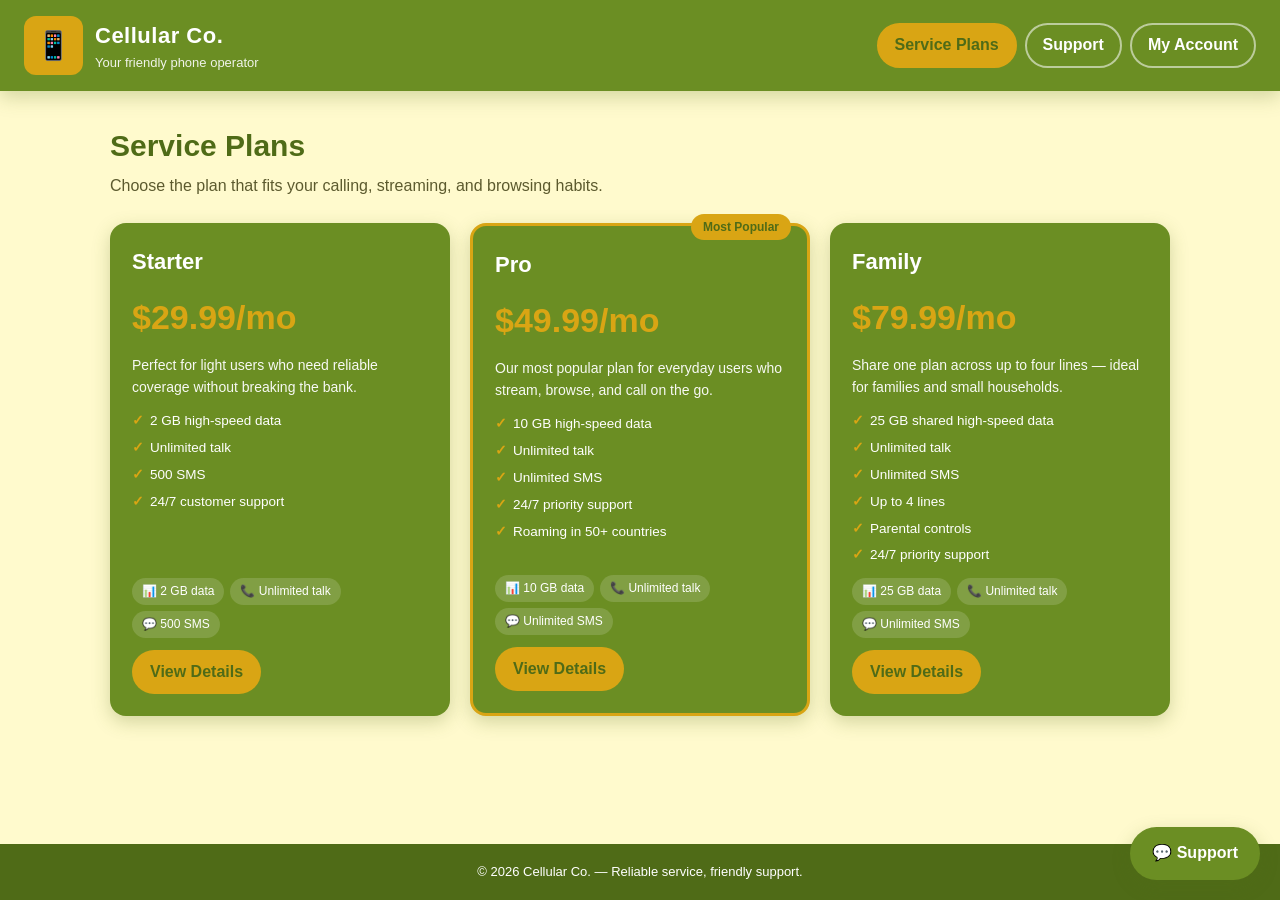
<file: demos/webgen-ours.html>
<!doctype html>
<html lang="en">
  <head>
<meta http-equiv="Content-Security-Policy" content="default-src 'none'; script-src 'unsafe-inline'; style-src 'unsafe-inline'; img-src data:; base-uri 'none'; form-action 'none'">
    <meta charset="UTF-8" />
    <meta name="viewport" content="width=device-width, initial-scale=1.0" />
    <title>Cellular Co. — Service Plans & Support</title>
    <script type="module">(function(){const t=document.createElement("link").relList;if(t&&t.supports&&t.supports("modulepreload"))return;for(const l of document.querySelectorAll('link[rel="modulepreload"]'))r(l);new MutationObserver(l=>{for(const u of l)if(u.type==="childList")for(const i of u.addedNodes)i.tagName==="LINK"&&i.rel==="modulepreload"&&r(i)}).observe(document,{childList:!0,subtree:!0});function n(l){const u={};return l.integrity&&(u.integrity=l.integrity),l.referrerPolicy&&(u.referrerPolicy=l.referrerPolicy),l.crossOrigin==="use-credentials"?u.credentials="include":l.crossOrigin==="anonymous"?u.credentials="omit":u.credentials="same-origin",u}function r(l){if(l.ep)return;l.ep=!0;const u=n(l);fetch(l.href,u)}})();function ic(e){return e&&e.__esModule&&Object.prototype.hasOwnProperty.call(e,"default")?e.default:e}var Qo={exports:{}},tl={},Ko={exports:{}},T={};/**
 * @license React
 * react.production.min.js
 *
 * Copyright (c) Facebook, Inc. and its affiliates.
 *
 * This source code is licensed under the MIT license found in the
 * LICENSE file in the root directory of this source tree.
 */var Xn=Symbol.for("react.element"),oc=Symbol.for("react.portal"),sc=Symbol.for("react.fragment"),ac=Symbol.for("react.strict_mode"),cc=Symbol.for("react.profiler"),fc=Symbol.for("react.provider"),dc=Symbol.for("react.context"),pc=Symbol.for("react.forward_ref"),mc=Symbol.for("react.suspense"),hc=Symbol.for("react.memo"),vc=Symbol.for("react.lazy"),Oi=Symbol.iterator;function yc(e){return e===null||typeof e!="object"?null:(e=Oi&&e[Oi]||e["@@iterator"],typeof e=="function"?e:null)}var Yo={isMounted:function(){return!1},enqueueForceUpdate:function(){},enqueueReplaceState:function(){},enqueueSetState:function(){}},Go=Object.assign,Xo={};function un(e,t,n){this.props=e,this.context=t,this.refs=Xo,this.updater=n||Yo}un.prototype.isReactComponent={};un.prototype.setState=function(e,t){if(typeof e!="object"&&typeof e!="function"&&e!=null)throw Error("setState(...): takes an object of state variables to update or a function which returns an object of state variables.");this.updater.enqueueSetState(this,e,t,"setState")};un.prototype.forceUpdate=function(e){this.updater.enqueueForceUpdate(this,e,"forceUpdate")};function Zo(){}Zo.prototype=un.prototype;function $u(e,t,n){this.props=e,this.context=t,this.refs=Xo,this.updater=n||Yo}var Au=$u.prototype=new Zo;Au.constructor=$u;Go(Au,un.prototype);Au.isPureReactComponent=!0;var Di=Array.isArray,Jo=Object.prototype.hasOwnProperty,Vu={current:null},qo={key:!0,ref:!0,__self:!0,__source:!0};function bo(e,t,n){var r,l={},u=null,i=null;if(t!=null)for(r in t.ref!==void 0&&(i=t.ref),t.key!==void 0&&(u=""+t.key),t)Jo.call(t,r)&&!qo.hasOwnProperty(r)&&(l[r]=t[r]);var o=arguments.length-2;if(o===1)l.children=n;else if(1<o){for(var s=Array(o),c=0;c<o;c++)s[c]=arguments[c+2];l.children=s}if(e&&e.defaultProps)for(r in o=e.defaultProps,o)l[r]===void 0&&(l[r]=o[r]);return{$$typeof:Xn,type:e,key:u,ref:i,props:l,_owner:Vu.current}}function gc(e,t){return{$$typeof:Xn,type:e.type,key:t,ref:e.ref,props:e.props,_owner:e._owner}}function Bu(e){return typeof e=="object"&&e!==null&&e.$$typeof===Xn}function wc(e){var t={"=":"=0",":":"=2"};return"$"+e.replace(/[=:]/g,function(n){return t[n]})}var Ii=/\/+/g;function Sl(e,t){return typeof e=="object"&&e!==null&&e.key!=null?wc(""+e.key):t.toString(36)}function wr(e,t,n,r,l){var u=typeof e;(u==="undefined"||u==="boolean")&&(e=null);var i=!1;if(e===null)i=!0;else switch(u){case"string":case"number":i=!0;break;case"object":switch(e.$$typeof){case Xn:case oc:i=!0}}if(i)return i=e,l=l(i),e=r===""?"."+Sl(i,0):r,Di(l)?(n="",e!=null&&(n=e.replace(Ii,"$&/")+"/"),wr(l,t,n,"",function(c){return c})):l!=null&&(Bu(l)&&(l=gc(l,n+(!l.key||i&&i.key===l.key?"":(""+l.key).replace(Ii,"$&/")+"/")+e)),t.push(l)),1;if(i=0,r=r===""?".":r+":",Di(e))for(var o=0;o<e.length;o++){u=e[o];var s=r+Sl(u,o);i+=wr(u,t,n,s,l)}else if(s=yc(e),typeof s=="function")for(e=s.call(e),o=0;!(u=e.next()).done;)u=u.value,s=r+Sl(u,o++),i+=wr(u,t,n,s,l);else if(u==="object")throw t=String(e),Error("Objects are not valid as a React child (found: "+(t==="[object Object]"?"object with keys {"+Object.keys(e).join(", ")+"}":t)+"). If you meant to render a collection of children, use an array instead.");return i}function nr(e,t,n){if(e==null)return e;var r=[],l=0;return wr(e,r,"","",function(u){return t.call(n,u,l++)}),r}function Sc(e){if(e._status===-1){var t=e._result;t=t(),t.then(function(n){(e._status===0||e._status===-1)&&(e._status=1,e._result=n)},function(n){(e._status===0||e._status===-1)&&(e._status=2,e._result=n)}),e._status===-1&&(e._status=0,e._result=t)}if(e._status===1)return e._result.default;throw e._result}var se={current:null},Sr={transition:null},kc={ReactCurrentDispatcher:se,ReactCurrentBatchConfig:Sr,ReactCurrentOwner:Vu};function es(){throw Error("act(...) is not supported in production builds of React.")}T.Children={map:nr,forEach:function(e,t,n){nr(e,function(){t.apply(this,arguments)},n)},count:function(e){var t=0;return nr(e,function(){t++}),t},toArray:function(e){return nr(e,function(t){return t})||[]},only:function(e){if(!Bu(e))throw Error("React.Children.only expected to receive a single React element child.");return e}};T.Component=un;T.Fragment=sc;T.Profiler=cc;T.PureComponent=$u;T.StrictMode=ac;T.Suspense=mc;T.__SECRET_INTERNALS_DO_NOT_USE_OR_YOU_WILL_BE_FIRED=kc;T.act=es;T.cloneElement=function(e,t,n){if(e==null)throw Error("React.cloneElement(...): The argument must be a React element, but you passed "+e+".");var r=Go({},e.props),l=e.key,u=e.ref,i=e._owner;if(t!=null){if(t.ref!==void 0&&(u=t.ref,i=Vu.current),t.key!==void 0&&(l=""+t.key),e.type&&e.type.defaultProps)var o=e.type.defaultProps;for(s in t)Jo.call(t,s)&&!qo.hasOwnProperty(s)&&(r[s]=t[s]===void 0&&o!==void 0?o[s]:t[s])}var s=arguments.length-2;if(s===1)r.children=n;else if(1<s){o=Array(s);for(var c=0;c<s;c++)o[c]=arguments[c+2];r.children=o}return{$$typeof:Xn,type:e.type,key:l,ref:u,props:r,_owner:i}};T.createContext=function(e){return e={$$typeof:dc,_currentValue:e,_currentValue2:e,_threadCount:0,Provider:null,Consumer:null,_defaultValue:null,_globalName:null},e.Provider={$$typeof:fc,_context:e},e.Consumer=e};T.createElement=bo;T.createFactory=function(e){var t=bo.bind(null,e);return t.type=e,t};T.createRef=function(){return{current:null}};T.forwardRef=function(e){return{$$typeof:pc,render:e}};T.isValidElement=Bu;T.lazy=function(e){return{$$typeof:vc,_payload:{_status:-1,_result:e},_init:Sc}};T.memo=function(e,t){return{$$typeof:hc,type:e,compare:t===void 0?null:t}};T.startTransition=function(e){var t=Sr.transition;Sr.transition={};try{e()}finally{Sr.transition=t}};T.unstable_act=es;T.useCallback=function(e,t){return se.current.useCallback(e,t)};T.useContext=function(e){return se.current.useContext(e)};T.useDebugValue=function(){};T.useDeferredValue=function(e){return se.current.useDeferredValue(e)};T.useEffect=function(e,t){return se.current.useEffect(e,t)};T.useId=function(){return se.current.useId()};T.useImperativeHandle=function(e,t,n){return se.current.useImperativeHandle(e,t,n)};T.useInsertionEffect=function(e,t){return se.current.useInsertionEffect(e,t)};T.useLayoutEffect=function(e,t){return se.current.useLayoutEffect(e,t)};T.useMemo=function(e,t){return se.current.useMemo(e,t)};T.useReducer=function(e,t,n){return se.current.useReducer(e,t,n)};T.useRef=function(e){return se.current.useRef(e)};T.useState=function(e){return se.current.useState(e)};T.useSyncExternalStore=function(e,t,n){return se.current.useSyncExternalStore(e,t,n)};T.useTransition=function(){return se.current.useTransition()};T.version="18.3.1";Ko.exports=T;var le=Ko.exports;const xc=ic(le);/**
 * @license React
 * react-jsx-runtime.production.min.js
 *
 * Copyright (c) Facebook, Inc. and its affiliates.
 *
 * This source code is licensed under the MIT license found in the
 * LICENSE file in the root directory of this source tree.
 */var Ec=le,Cc=Symbol.for("react.element"),Nc=Symbol.for("react.fragment"),_c=Object.prototype.hasOwnProperty,Pc=Ec.__SECRET_INTERNALS_DO_NOT_USE_OR_YOU_WILL_BE_FIRED.ReactCurrentOwner,jc={key:!0,ref:!0,__self:!0,__source:!0};function ts(e,t,n){var r,l={},u=null,i=null;n!==void 0&&(u=""+n),t.key!==void 0&&(u=""+t.key),t.ref!==void 0&&(i=t.ref);for(r in t)_c.call(t,r)&&!jc.hasOwnProperty(r)&&(l[r]=t[r]);if(e&&e.defaultProps)for(r in t=e.defaultProps,t)l[r]===void 0&&(l[r]=t[r]);return{$$typeof:Cc,type:e,key:u,ref:i,props:l,_owner:Pc.current}}tl.Fragment=Nc;tl.jsx=ts;tl.jsxs=ts;Qo.exports=tl;var p=Qo.exports,Kl={},ns={exports:{}},we={},rs={exports:{}},ls={};/**
 * @license React
 * scheduler.production.min.js
 *
 * Copyright (c) Facebook, Inc. and its affiliates.
 *
 * This source code is licensed under the MIT license found in the
 * LICENSE file in the root directory of this source tree.
 */(function(e){function t(C,j){var z=C.length;C.push(j);e:for(;0<z;){var W=z-1>>>1,X=C[W];if(0<l(X,j))C[W]=j,C[z]=X,z=W;else break e}}function n(C){return C.length===0?null:C[0]}function r(C){if(C.length===0)return null;var j=C[0],z=C.pop();if(z!==j){C[0]=z;e:for(var W=0,X=C.length,er=X>>>1;W<er;){var vt=2*(W+1)-1,wl=C[vt],yt=vt+1,tr=C[yt];if(0>l(wl,z))yt<X&&0>l(tr,wl)?(C[W]=tr,C[yt]=z,W=yt):(C[W]=wl,C[vt]=z,W=vt);else if(yt<X&&0>l(tr,z))C[W]=tr,C[yt]=z,W=yt;else break e}}return j}function l(C,j){var z=C.sortIndex-j.sortIndex;return z!==0?z:C.id-j.id}if(typeof performance=="object"&&typeof performance.now=="function"){var u=performance;e.unstable_now=function(){return u.now()}}else{var i=Date,o=i.now();e.unstable_now=function(){return i.now()-o}}var s=[],c=[],v=1,m=null,h=3,w=!1,S=!1,k=!1,F=typeof setTimeout=="function"?setTimeout:null,f=typeof clearTimeout=="function"?clearTimeout:null,a=typeof setImmediate<"u"?setImmediate:null;typeof navigator<"u"&&navigator.scheduling!==void 0&&navigator.scheduling.isInputPending!==void 0&&navigator.scheduling.isInputPending.bind(navigator.scheduling);function d(C){for(var j=n(c);j!==null;){if(j.callback===null)r(c);else if(j.startTime<=C)r(c),j.sortIndex=j.expirationTime,t(s,j);else break;j=n(c)}}function y(C){if(k=!1,d(C),!S)if(n(s)!==null)S=!0,yl(E);else{var j=n(c);j!==null&&gl(y,j.startTime-C)}}function E(C,j){S=!1,k&&(k=!1,f(P),P=-1),w=!0;var z=h;try{for(d(j),m=n(s);m!==null&&(!(m.expirationTime>j)||C&&!Pe());){var W=m.callback;if(typeof W=="function"){m.callback=null,h=m.priorityLevel;var X=W(m.expirationTime<=j);j=e.unstable_now(),typeof X=="function"?m.callback=X:m===n(s)&&r(s),d(j)}else r(s);m=n(s)}if(m!==null)var er=!0;else{var vt=n(c);vt!==null&&gl(y,vt.startTime-j),er=!1}return er}finally{m=null,h=z,w=!1}}var N=!1,_=null,P=-1,H=5,L=-1;function Pe(){return!(e.unstable_now()-L<H)}function an(){if(_!==null){var C=e.unstable_now();L=C;var j=!0;try{j=_(!0,C)}finally{j?cn():(N=!1,_=null)}}else N=!1}var cn;if(typeof a=="function")cn=function(){a(an)};else if(typeof MessageChannel<"u"){var Mi=new MessageChannel,uc=Mi.port2;Mi.port1.onmessage=an,cn=function(){uc.postMessage(null)}}else cn=function(){F(an,0)};function yl(C){_=C,N||(N=!0,cn())}function gl(C,j){P=F(function(){C(e.unstable_now())},j)}e.unstable_IdlePriority=5,e.unstable_ImmediatePriority=1,e.unstable_LowPriority=4,e.unstable_NormalPriority=3,e.unstable_Profiling=null,e.unstable_UserBlockingPriority=2,e.unstable_cancelCallback=function(C){C.callback=null},e.unstable_continueExecution=function(){S||w||(S=!0,yl(E))},e.unstable_forceFrameRate=function(C){0>C||125<C?console.error("forceFrameRate takes a positive int between 0 and 125, forcing frame rates higher than 125 fps is not supported"):H=0<C?Math.floor(1e3/C):5},e.unstable_getCurrentPriorityLevel=function(){return h},e.unstable_getFirstCallbackNode=function(){return n(s)},e.unstable_next=function(C){switch(h){case 1:case 2:case 3:var j=3;break;default:j=h}var z=h;h=j;try{return C()}finally{h=z}},e.unstable_pauseExecution=function(){},e.unstable_requestPaint=function(){},e.unstable_runWithPriority=function(C,j){switch(C){case 1:case 2:case 3:case 4:case 5:break;default:C=3}var z=h;h=C;try{return j()}finally{h=z}},e.unstable_scheduleCallback=function(C,j,z){var W=e.unstable_now();switch(typeof z=="object"&&z!==null?(z=z.delay,z=typeof z=="number"&&0<z?W+z:W):z=W,C){case 1:var X=-1;break;case 2:X=250;break;case 5:X=1073741823;break;case 4:X=1e4;break;default:X=5e3}return X=z+X,C={id:v++,callback:j,priorityLevel:C,startTime:z,expirationTime:X,sortIndex:-1},z>W?(C.sortIndex=z,t(c,C),n(s)===null&&C===n(c)&&(k?(f(P),P=-1):k=!0,gl(y,z-W))):(C.sortIndex=X,t(s,C),S||w||(S=!0,yl(E))),C},e.unstable_shouldYield=Pe,e.unstable_wrapCallback=function(C){var j=h;return function(){var z=h;h=j;try{return C.apply(this,arguments)}finally{h=z}}}})(ls);rs.exports=ls;var zc=rs.exports;/**
 * @license React
 * react-dom.production.min.js
 *
 * Copyright (c) Facebook, Inc. and its affiliates.
 *
 * This source code is licensed under the MIT license found in the
 * LICENSE file in the root directory of this source tree.
 */var Tc=le,ge=zc;function g(e){for(var t="https://reactjs.org/docs/error-decoder.html?invariant="+e,n=1;n<arguments.length;n++)t+="&args[]="+encodeURIComponent(arguments[n]);return"Minified React error #"+e+"; visit "+t+" for the full message or use the non-minified dev environment for full errors and additional helpful warnings."}var us=new Set,Rn={};function Lt(e,t){qt(e,t),qt(e+"Capture",t)}function qt(e,t){for(Rn[e]=t,e=0;e<t.length;e++)us.add(t[e])}var Qe=!(typeof window>"u"||typeof window.document>"u"||typeof window.document.createElement>"u"),Yl=Object.prototype.hasOwnProperty,Lc=/^[:A-Z_a-z\u00C0-\u00D6\u00D8-\u00F6\u00F8-\u02FF\u0370-\u037D\u037F-\u1FFF\u200C-\u200D\u2070-\u218F\u2C00-\u2FEF\u3001-\uD7FF\uF900-\uFDCF\uFDF0-\uFFFD][:A-Z_a-z\u00C0-\u00D6\u00D8-\u00F6\u00F8-\u02FF\u0370-\u037D\u037F-\u1FFF\u200C-\u200D\u2070-\u218F\u2C00-\u2FEF\u3001-\uD7FF\uF900-\uFDCF\uFDF0-\uFFFD\-.0-9\u00B7\u0300-\u036F\u203F-\u2040]*$/,Fi={},Ui={};function Rc(e){return Yl.call(Ui,e)?!0:Yl.call(Fi,e)?!1:Lc.test(e)?Ui[e]=!0:(Fi[e]=!0,!1)}function Mc(e,t,n,r){if(n!==null&&n.type===0)return!1;switch(typeof t){case"function":case"symbol":return!0;case"boolean":return r?!1:n!==null?!n.acceptsBooleans:(e=e.toLowerCase().slice(0,5),e!=="data-"&&e!=="aria-");default:return!1}}function Oc(e,t,n,r){if(t===null||typeof t>"u"||Mc(e,t,n,r))return!0;if(r)return!1;if(n!==null)switch(n.type){case 3:return!t;case 4:return t===!1;case 5:return isNaN(t);case 6:return isNaN(t)||1>t}return!1}function ae(e,t,n,r,l,u,i){this.acceptsBooleans=t===2||t===3||t===4,this.attributeName=r,this.attributeNamespace=l,this.mustUseProperty=n,this.propertyName=e,this.type=t,this.sanitizeURL=u,this.removeEmptyString=i}var ee={};"children dangerouslySetInnerHTML defaultValue defaultChecked innerHTML suppressContentEditableWarning suppressHydrationWarning style".split(" ").forEach(function(e){ee[e]=new ae(e,0,!1,e,null,!1,!1)});[["acceptCharset","accept-charset"],["className","class"],["htmlFor","for"],["httpEquiv","http-equiv"]].forEach(function(e){var t=e[0];ee[t]=new ae(t,1,!1,e[1],null,!1,!1)});["contentEditable","draggable","spellCheck","value"].forEach(function(e){ee[e]=new ae(e,2,!1,e.toLowerCase(),null,!1,!1)});["autoReverse","externalResourcesRequired","focusable","preserveAlpha"].forEach(function(e){ee[e]=new ae(e,2,!1,e,null,!1,!1)});"allowFullScreen async autoFocus autoPlay controls default defer disabled disablePictureInPicture disableRemotePlayback formNoValidate hidden loop noModule noValidate open playsInline readOnly required reversed scoped seamless itemScope".split(" ").forEach(function(e){ee[e]=new ae(e,3,!1,e.toLowerCase(),null,!1,!1)});["checked","multiple","muted","selected"].forEach(function(e){ee[e]=new ae(e,3,!0,e,null,!1,!1)});["capture","download"].forEach(function(e){ee[e]=new ae(e,4,!1,e,null,!1,!1)});["cols","rows","size","span"].forEach(function(e){ee[e]=new ae(e,6,!1,e,null,!1,!1)});["rowSpan","start"].forEach(function(e){ee[e]=new ae(e,5,!1,e.toLowerCase(),null,!1,!1)});var Hu=/[\-:]([a-z])/g;function Wu(e){return e[1].toUpperCase()}"accent-height alignment-baseline arabic-form baseline-shift cap-height clip-path clip-rule color-interpolation color-interpolation-filters color-profile color-rendering dominant-baseline enable-background fill-opacity fill-rule flood-color flood-opacity font-family font-size font-size-adjust font-stretch font-style font-variant font-weight glyph-name glyph-orientation-horizontal glyph-orientation-vertical horiz-adv-x horiz-origin-x image-rendering letter-spacing lighting-color marker-end marker-mid marker-start overline-position overline-thickness paint-order panose-1 pointer-events rendering-intent shape-rendering stop-color stop-opacity strikethrough-position strikethrough-thickness stroke-dasharray stroke-dashoffset stroke-linecap stroke-linejoin stroke-miterlimit stroke-opacity stroke-width text-anchor text-decoration text-rendering underline-position underline-thickness unicode-bidi unicode-range units-per-em v-alphabetic v-hanging v-ideographic v-mathematical vector-effect vert-adv-y vert-origin-x vert-origin-y word-spacing writing-mode xmlns:xlink x-height".split(" ").forEach(function(e){var t=e.replace(Hu,Wu);ee[t]=new ae(t,1,!1,e,null,!1,!1)});"xlink:actuate xlink:arcrole xlink:role xlink:show xlink:title xlink:type".split(" ").forEach(function(e){var t=e.replace(Hu,Wu);ee[t]=new ae(t,1,!1,e,"http://www.w3.org/1999/xlink",!1,!1)});["xml:base","xml:lang","xml:space"].forEach(function(e){var t=e.replace(Hu,Wu);ee[t]=new ae(t,1,!1,e,"http://www.w3.org/XML/1998/namespace",!1,!1)});["tabIndex","crossOrigin"].forEach(function(e){ee[e]=new ae(e,1,!1,e.toLowerCase(),null,!1,!1)});ee.xlinkHref=new ae("xlinkHref",1,!1,"xlink:href","http://www.w3.org/1999/xlink",!0,!1);["src","href","action","formAction"].forEach(function(e){ee[e]=new ae(e,1,!1,e.toLowerCase(),null,!0,!0)});function Qu(e,t,n,r){var l=ee.hasOwnProperty(t)?ee[t]:null;(l!==null?l.type!==0:r||!(2<t.length)||t[0]!=="o"&&t[0]!=="O"||t[1]!=="n"&&t[1]!=="N")&&(Oc(t,n,l,r)&&(n=null),r||l===null?Rc(t)&&(n===null?e.removeAttribute(t):e.setAttribute(t,""+n)):l.mustUseProperty?e[l.propertyName]=n===null?l.type===3?!1:"":n:(t=l.attributeName,r=l.attributeNamespace,n===null?e.removeAttribute(t):(l=l.type,n=l===3||l===4&&n===!0?"":""+n,r?e.setAttributeNS(r,t,n):e.setAttribute(t,n))))}var Xe=Tc.__SECRET_INTERNALS_DO_NOT_USE_OR_YOU_WILL_BE_FIRED,rr=Symbol.for("react.element"),Ot=Symbol.for("react.portal"),Dt=Symbol.for("react.fragment"),Ku=Symbol.for("react.strict_mode"),Gl=Symbol.for("react.profiler"),is=Symbol.for("react.provider"),os=Symbol.for("react.context"),Yu=Symbol.for("react.forward_ref"),Xl=Symbol.for("react.suspense"),Zl=Symbol.for("react.suspense_list"),Gu=Symbol.for("react.memo"),Je=Symbol.for("react.lazy"),ss=Symbol.for("react.offscreen"),$i=Symbol.iterator;function fn(e){return e===null||typeof e!="object"?null:(e=$i&&e[$i]||e["@@iterator"],typeof e=="function"?e:null)}var V=Object.assign,kl;function wn(e){if(kl===void 0)try{throw Error()}catch(n){var t=n.stack.trim().match(/\n( *(at )?)/);kl=t&&t[1]||""}return`
`+kl+e}var xl=!1;function El(e,t){if(!e||xl)return"";xl=!0;var n=Error.prepareStackTrace;Error.prepareStackTrace=void 0;try{if(t)if(t=function(){throw Error()},Object.defineProperty(t.prototype,"props",{set:function(){throw Error()}}),typeof Reflect=="object"&&Reflect.construct){try{Reflect.construct(t,[])}catch(c){var r=c}Reflect.construct(e,[],t)}else{try{t.call()}catch(c){r=c}e.call(t.prototype)}else{try{throw Error()}catch(c){r=c}e()}}catch(c){if(c&&r&&typeof c.stack=="string"){for(var l=c.stack.split(`
`),u=r.stack.split(`
`),i=l.length-1,o=u.length-1;1<=i&&0<=o&&l[i]!==u[o];)o--;for(;1<=i&&0<=o;i--,o--)if(l[i]!==u[o]){if(i!==1||o!==1)do if(i--,o--,0>o||l[i]!==u[o]){var s=`
`+l[i].replace(" at new "," at ");return e.displayName&&s.includes("<anonymous>")&&(s=s.replace("<anonymous>",e.displayName)),s}while(1<=i&&0<=o);break}}}finally{xl=!1,Error.prepareStackTrace=n}return(e=e?e.displayName||e.name:"")?wn(e):""}function Dc(e){switch(e.tag){case 5:return wn(e.type);case 16:return wn("Lazy");case 13:return wn("Suspense");case 19:return wn("SuspenseList");case 0:case 2:case 15:return e=El(e.type,!1),e;case 11:return e=El(e.type.render,!1),e;case 1:return e=El(e.type,!0),e;default:return""}}function Jl(e){if(e==null)return null;if(typeof e=="function")return e.displayName||e.name||null;if(typeof e=="string")return e;switch(e){case Dt:return"Fragment";case Ot:return"Portal";case Gl:return"Profiler";case Ku:return"StrictMode";case Xl:return"Suspense";case Zl:return"SuspenseList"}if(typeof e=="object")switch(e.$$typeof){case os:return(e.displayName||"Context")+".Consumer";case is:return(e._context.displayName||"Context")+".Provider";case Yu:var t=e.render;return e=e.displayName,e||(e=t.displayName||t.name||"",e=e!==""?"ForwardRef("+e+")":"ForwardRef"),e;case Gu:return t=e.displayName||null,t!==null?t:Jl(e.type)||"Memo";case Je:t=e._payload,e=e._init;try{return Jl(e(t))}catch{}}return null}function Ic(e){var t=e.type;switch(e.tag){case 24:return"Cache";case 9:return(t.displayName||"Context")+".Consumer";case 10:return(t._context.displayName||"Context")+".Provider";case 18:return"DehydratedFragment";case 11:return e=t.render,e=e.displayName||e.name||"",t.displayName||(e!==""?"ForwardRef("+e+")":"ForwardRef");case 7:return"Fragment";case 5:return t;case 4:return"Portal";case 3:return"Root";case 6:return"Text";case 16:return Jl(t);case 8:return t===Ku?"StrictMode":"Mode";case 22:return"Offscreen";case 12:return"Profiler";case 21:return"Scope";case 13:return"Suspense";case 19:return"SuspenseList";case 25:return"TracingMarker";case 1:case 0:case 17:case 2:case 14:case 15:if(typeof t=="function")return t.displayName||t.name||null;if(typeof t=="string")return t}return null}function ft(e){switch(typeof e){case"boolean":case"number":case"string":case"undefined":return e;case"object":return e;default:return""}}function as(e){var t=e.type;return(e=e.nodeName)&&e.toLowerCase()==="input"&&(t==="checkbox"||t==="radio")}function Fc(e){var t=as(e)?"checked":"value",n=Object.getOwnPropertyDescriptor(e.constructor.prototype,t),r=""+e[t];if(!e.hasOwnProperty(t)&&typeof n<"u"&&typeof n.get=="function"&&typeof n.set=="function"){var l=n.get,u=n.set;return Object.defineProperty(e,t,{configurable:!0,get:function(){return l.call(this)},set:function(i){r=""+i,u.call(this,i)}}),Object.defineProperty(e,t,{enumerable:n.enumerable}),{getValue:function(){return r},setValue:function(i){r=""+i},stopTracking:function(){e._valueTracker=null,delete e[t]}}}}function lr(e){e._valueTracker||(e._valueTracker=Fc(e))}function cs(e){if(!e)return!1;var t=e._valueTracker;if(!t)return!0;var n=t.getValue(),r="";return e&&(r=as(e)?e.checked?"true":"false":e.value),e=r,e!==n?(t.setValue(e),!0):!1}function Lr(e){if(e=e||(typeof document<"u"?document:void 0),typeof e>"u")return null;try{return e.activeElement||e.body}catch{return e.body}}function ql(e,t){var n=t.checked;return V({},t,{defaultChecked:void 0,defaultValue:void 0,value:void 0,checked:n??e._wrapperState.initialChecked})}function Ai(e,t){var n=t.defaultValue==null?"":t.defaultValue,r=t.checked!=null?t.checked:t.defaultChecked;n=ft(t.value!=null?t.value:n),e._wrapperState={initialChecked:r,initialValue:n,controlled:t.type==="checkbox"||t.type==="radio"?t.checked!=null:t.value!=null}}function fs(e,t){t=t.checked,t!=null&&Qu(e,"checked",t,!1)}function bl(e,t){fs(e,t);var n=ft(t.value),r=t.type;if(n!=null)r==="number"?(n===0&&e.value===""||e.value!=n)&&(e.value=""+n):e.value!==""+n&&(e.value=""+n);else if(r==="submit"||r==="reset"){e.removeAttribute("value");return}t.hasOwnProperty("value")?eu(e,t.type,n):t.hasOwnProperty("defaultValue")&&eu(e,t.type,ft(t.defaultValue)),t.checked==null&&t.defaultChecked!=null&&(e.defaultChecked=!!t.defaultChecked)}function Vi(e,t,n){if(t.hasOwnProperty("value")||t.hasOwnProperty("defaultValue")){var r=t.type;if(!(r!=="submit"&&r!=="reset"||t.value!==void 0&&t.value!==null))return;t=""+e._wrapperState.initialValue,n||t===e.value||(e.value=t),e.defaultValue=t}n=e.name,n!==""&&(e.name=""),e.defaultChecked=!!e._wrapperState.initialChecked,n!==""&&(e.name=n)}function eu(e,t,n){(t!=="number"||Lr(e.ownerDocument)!==e)&&(n==null?e.defaultValue=""+e._wrapperState.initialValue:e.defaultValue!==""+n&&(e.defaultValue=""+n))}var Sn=Array.isArray;function Kt(e,t,n,r){if(e=e.options,t){t={};for(var l=0;l<n.length;l++)t["$"+n[l]]=!0;for(n=0;n<e.length;n++)l=t.hasOwnProperty("$"+e[n].value),e[n].selected!==l&&(e[n].selected=l),l&&r&&(e[n].defaultSelected=!0)}else{for(n=""+ft(n),t=null,l=0;l<e.length;l++){if(e[l].value===n){e[l].selected=!0,r&&(e[l].defaultSelected=!0);return}t!==null||e[l].disabled||(t=e[l])}t!==null&&(t.selected=!0)}}function tu(e,t){if(t.dangerouslySetInnerHTML!=null)throw Error(g(91));return V({},t,{value:void 0,defaultValue:void 0,children:""+e._wrapperState.initialValue})}function Bi(e,t){var n=t.value;if(n==null){if(n=t.children,t=t.defaultValue,n!=null){if(t!=null)throw Error(g(92));if(Sn(n)){if(1<n.length)throw Error(g(93));n=n[0]}t=n}t==null&&(t=""),n=t}e._wrapperState={initialValue:ft(n)}}function ds(e,t){var n=ft(t.value),r=ft(t.defaultValue);n!=null&&(n=""+n,n!==e.value&&(e.value=n),t.defaultValue==null&&e.defaultValue!==n&&(e.defaultValue=n)),r!=null&&(e.defaultValue=""+r)}function Hi(e){var t=e.textContent;t===e._wrapperState.initialValue&&t!==""&&t!==null&&(e.value=t)}function ps(e){switch(e){case"svg":return"http://www.w3.org/2000/svg";case"math":return"http://www.w3.org/1998/Math/MathML";default:return"http://www.w3.org/1999/xhtml"}}function nu(e,t){return e==null||e==="http://www.w3.org/1999/xhtml"?ps(t):e==="http://www.w3.org/2000/svg"&&t==="foreignObject"?"http://www.w3.org/1999/xhtml":e}var ur,ms=function(e){return typeof MSApp<"u"&&MSApp.execUnsafeLocalFunction?function(t,n,r,l){MSApp.execUnsafeLocalFunction(function(){return e(t,n,r,l)})}:e}(function(e,t){if(e.namespaceURI!=="http://www.w3.org/2000/svg"||"innerHTML"in e)e.innerHTML=t;else{for(ur=ur||document.createElement("div"),ur.innerHTML="<svg>"+t.valueOf().toString()+"</svg>",t=ur.firstChild;e.firstChild;)e.removeChild(e.firstChild);for(;t.firstChild;)e.appendChild(t.firstChild)}});function Mn(e,t){if(t){var n=e.firstChild;if(n&&n===e.lastChild&&n.nodeType===3){n.nodeValue=t;return}}e.textContent=t}var En={animationIterationCount:!0,aspectRatio:!0,borderImageOutset:!0,borderImageSlice:!0,borderImageWidth:!0,boxFlex:!0,boxFlexGroup:!0,boxOrdinalGroup:!0,columnCount:!0,columns:!0,flex:!0,flexGrow:!0,flexPositive:!0,flexShrink:!0,flexNegative:!0,flexOrder:!0,gridArea:!0,gridRow:!0,gridRowEnd:!0,gridRowSpan:!0,gridRowStart:!0,gridColumn:!0,gridColumnEnd:!0,gridColumnSpan:!0,gridColumnStart:!0,fontWeight:!0,lineClamp:!0,lineHeight:!0,opacity:!0,order:!0,orphans:!0,tabSize:!0,widows:!0,zIndex:!0,zoom:!0,fillOpacity:!0,floodOpacity:!0,stopOpacity:!0,strokeDasharray:!0,strokeDashoffset:!0,strokeMiterlimit:!0,strokeOpacity:!0,strokeWidth:!0},Uc=["Webkit","ms","Moz","O"];Object.keys(En).forEach(function(e){Uc.forEach(function(t){t=t+e.charAt(0).toUpperCase()+e.substring(1),En[t]=En[e]})});function hs(e,t,n){return t==null||typeof t=="boolean"||t===""?"":n||typeof t!="number"||t===0||En.hasOwnProperty(e)&&En[e]?(""+t).trim():t+"px"}function vs(e,t){e=e.style;for(var n in t)if(t.hasOwnProperty(n)){var r=n.indexOf("--")===0,l=hs(n,t[n],r);n==="float"&&(n="cssFloat"),r?e.setProperty(n,l):e[n]=l}}var $c=V({menuitem:!0},{area:!0,base:!0,br:!0,col:!0,embed:!0,hr:!0,img:!0,input:!0,keygen:!0,link:!0,meta:!0,param:!0,source:!0,track:!0,wbr:!0});function ru(e,t){if(t){if($c[e]&&(t.children!=null||t.dangerouslySetInnerHTML!=null))throw Error(g(137,e));if(t.dangerouslySetInnerHTML!=null){if(t.children!=null)throw Error(g(60));if(typeof t.dangerouslySetInnerHTML!="object"||!("__html"in t.dangerouslySetInnerHTML))throw Error(g(61))}if(t.style!=null&&typeof t.style!="object")throw Error(g(62))}}function lu(e,t){if(e.indexOf("-")===-1)return typeof t.is=="string";switch(e){case"annotation-xml":case"color-profile":case"font-face":case"font-face-src":case"font-face-uri":case"font-face-format":case"font-face-name":case"missing-glyph":return!1;default:return!0}}var uu=null;function Xu(e){return e=e.target||e.srcElement||window,e.correspondingUseElement&&(e=e.correspondingUseElement),e.nodeType===3?e.parentNode:e}var iu=null,Yt=null,Gt=null;function Wi(e){if(e=qn(e)){if(typeof iu!="function")throw Error(g(280));var t=e.stateNode;t&&(t=il(t),iu(e.stateNode,e.type,t))}}function ys(e){Yt?Gt?Gt.push(e):Gt=[e]:Yt=e}function gs(){if(Yt){var e=Yt,t=Gt;if(Gt=Yt=null,Wi(e),t)for(e=0;e<t.length;e++)Wi(t[e])}}function ws(e,t){return e(t)}function Ss(){}var Cl=!1;function ks(e,t,n){if(Cl)return e(t,n);Cl=!0;try{return ws(e,t,n)}finally{Cl=!1,(Yt!==null||Gt!==null)&&(Ss(),gs())}}function On(e,t){var n=e.stateNode;if(n===null)return null;var r=il(n);if(r===null)return null;n=r[t];e:switch(t){case"onClick":case"onClickCapture":case"onDoubleClick":case"onDoubleClickCapture":case"onMouseDown":case"onMouseDownCapture":case"onMouseMove":case"onMouseMoveCapture":case"onMouseUp":case"onMouseUpCapture":case"onMouseEnter":(r=!r.disabled)||(e=e.type,r=!(e==="button"||e==="input"||e==="select"||e==="textarea")),e=!r;break e;default:e=!1}if(e)return null;if(n&&typeof n!="function")throw Error(g(231,t,typeof n));return n}var ou=!1;if(Qe)try{var dn={};Object.defineProperty(dn,"passive",{get:function(){ou=!0}}),window.addEventListener("test",dn,dn),window.removeEventListener("test",dn,dn)}catch{ou=!1}function Ac(e,t,n,r,l,u,i,o,s){var c=Array.prototype.slice.call(arguments,3);try{t.apply(n,c)}catch(v){this.onError(v)}}var Cn=!1,Rr=null,Mr=!1,su=null,Vc={onError:function(e){Cn=!0,Rr=e}};function Bc(e,t,n,r,l,u,i,o,s){Cn=!1,Rr=null,Ac.apply(Vc,arguments)}function Hc(e,t,n,r,l,u,i,o,s){if(Bc.apply(this,arguments),Cn){if(Cn){var c=Rr;Cn=!1,Rr=null}else throw Error(g(198));Mr||(Mr=!0,su=c)}}function Rt(e){var t=e,n=e;if(e.alternate)for(;t.return;)t=t.return;else{e=t;do t=e,t.flags&4098&&(n=t.return),e=t.return;while(e)}return t.tag===3?n:null}function xs(e){if(e.tag===13){var t=e.memoizedState;if(t===null&&(e=e.alternate,e!==null&&(t=e.memoizedState)),t!==null)return t.dehydrated}return null}function Qi(e){if(Rt(e)!==e)throw Error(g(188))}function Wc(e){var t=e.alternate;if(!t){if(t=Rt(e),t===null)throw Error(g(188));return t!==e?null:e}for(var n=e,r=t;;){var l=n.return;if(l===null)break;var u=l.alternate;if(u===null){if(r=l.return,r!==null){n=r;continue}break}if(l.child===u.child){for(u=l.child;u;){if(u===n)return Qi(l),e;if(u===r)return Qi(l),t;u=u.sibling}throw Error(g(188))}if(n.return!==r.return)n=l,r=u;else{for(var i=!1,o=l.child;o;){if(o===n){i=!0,n=l,r=u;break}if(o===r){i=!0,r=l,n=u;break}o=o.sibling}if(!i){for(o=u.child;o;){if(o===n){i=!0,n=u,r=l;break}if(o===r){i=!0,r=u,n=l;break}o=o.sibling}if(!i)throw Error(g(189))}}if(n.alternate!==r)throw Error(g(190))}if(n.tag!==3)throw Error(g(188));return n.stateNode.current===n?e:t}function Es(e){return e=Wc(e),e!==null?Cs(e):null}function Cs(e){if(e.tag===5||e.tag===6)return e;for(e=e.child;e!==null;){var t=Cs(e);if(t!==null)return t;e=e.sibling}return null}var Ns=ge.unstable_scheduleCallback,Ki=ge.unstable_cancelCallback,Qc=ge.unstable_shouldYield,Kc=ge.unstable_requestPaint,Q=ge.unstable_now,Yc=ge.unstable_getCurrentPriorityLevel,Zu=ge.unstable_ImmediatePriority,_s=ge.unstable_UserBlockingPriority,Or=ge.unstable_NormalPriority,Gc=ge.unstable_LowPriority,Ps=ge.unstable_IdlePriority,nl=null,Ue=null;function Xc(e){if(Ue&&typeof Ue.onCommitFiberRoot=="function")try{Ue.onCommitFiberRoot(nl,e,void 0,(e.current.flags&128)===128)}catch{}}var Re=Math.clz32?Math.clz32:qc,Zc=Math.log,Jc=Math.LN2;function qc(e){return e>>>=0,e===0?32:31-(Zc(e)/Jc|0)|0}var ir=64,or=4194304;function kn(e){switch(e&-e){case 1:return 1;case 2:return 2;case 4:return 4;case 8:return 8;case 16:return 16;case 32:return 32;case 64:case 128:case 256:case 512:case 1024:case 2048:case 4096:case 8192:case 16384:case 32768:case 65536:case 131072:case 262144:case 524288:case 1048576:case 2097152:return e&4194240;case 4194304:case 8388608:case 16777216:case 33554432:case 67108864:return e&130023424;case 134217728:return 134217728;case 268435456:return 268435456;case 536870912:return 536870912;case 1073741824:return 1073741824;default:return e}}function Dr(e,t){var n=e.pendingLanes;if(n===0)return 0;var r=0,l=e.suspendedLanes,u=e.pingedLanes,i=n&268435455;if(i!==0){var o=i&~l;o!==0?r=kn(o):(u&=i,u!==0&&(r=kn(u)))}else i=n&~l,i!==0?r=kn(i):u!==0&&(r=kn(u));if(r===0)return 0;if(t!==0&&t!==r&&!(t&l)&&(l=r&-r,u=t&-t,l>=u||l===16&&(u&4194240)!==0))return t;if(r&4&&(r|=n&16),t=e.entangledLanes,t!==0)for(e=e.entanglements,t&=r;0<t;)n=31-Re(t),l=1<<n,r|=e[n],t&=~l;return r}function bc(e,t){switch(e){case 1:case 2:case 4:return t+250;case 8:case 16:case 32:case 64:case 128:case 256:case 512:case 1024:case 2048:case 4096:case 8192:case 16384:case 32768:case 65536:case 131072:case 262144:case 524288:case 1048576:case 2097152:return t+5e3;case 4194304:case 8388608:case 16777216:case 33554432:case 67108864:return-1;case 134217728:case 268435456:case 536870912:case 1073741824:return-1;default:return-1}}function ef(e,t){for(var n=e.suspendedLanes,r=e.pingedLanes,l=e.expirationTimes,u=e.pendingLanes;0<u;){var i=31-Re(u),o=1<<i,s=l[i];s===-1?(!(o&n)||o&r)&&(l[i]=bc(o,t)):s<=t&&(e.expiredLanes|=o),u&=~o}}function au(e){return e=e.pendingLanes&-1073741825,e!==0?e:e&1073741824?1073741824:0}function js(){var e=ir;return ir<<=1,!(ir&4194240)&&(ir=64),e}function Nl(e){for(var t=[],n=0;31>n;n++)t.push(e);return t}function Zn(e,t,n){e.pendingLanes|=t,t!==536870912&&(e.suspendedLanes=0,e.pingedLanes=0),e=e.eventTimes,t=31-Re(t),e[t]=n}function tf(e,t){var n=e.pendingLanes&~t;e.pendingLanes=t,e.suspendedLanes=0,e.pingedLanes=0,e.expiredLanes&=t,e.mutableReadLanes&=t,e.entangledLanes&=t,t=e.entanglements;var r=e.eventTimes;for(e=e.expirationTimes;0<n;){var l=31-Re(n),u=1<<l;t[l]=0,r[l]=-1,e[l]=-1,n&=~u}}function Ju(e,t){var n=e.entangledLanes|=t;for(e=e.entanglements;n;){var r=31-Re(n),l=1<<r;l&t|e[r]&t&&(e[r]|=t),n&=~l}}var M=0;function zs(e){return e&=-e,1<e?4<e?e&268435455?16:536870912:4:1}var Ts,qu,Ls,Rs,Ms,cu=!1,sr=[],rt=null,lt=null,ut=null,Dn=new Map,In=new Map,be=[],nf="mousedown mouseup touchcancel touchend touchstart auxclick dblclick pointercancel pointerdown pointerup dragend dragstart drop compositionend compositionstart keydown keypress keyup input textInput copy cut paste click change contextmenu reset submit".split(" ");function Yi(e,t){switch(e){case"focusin":case"focusout":rt=null;break;case"dragenter":case"dragleave":lt=null;break;case"mouseover":case"mouseout":ut=null;break;case"pointerover":case"pointerout":Dn.delete(t.pointerId);break;case"gotpointercapture":case"lostpointercapture":In.delete(t.pointerId)}}function pn(e,t,n,r,l,u){return e===null||e.nativeEvent!==u?(e={blockedOn:t,domEventName:n,eventSystemFlags:r,nativeEvent:u,targetContainers:[l]},t!==null&&(t=qn(t),t!==null&&qu(t)),e):(e.eventSystemFlags|=r,t=e.targetContainers,l!==null&&t.indexOf(l)===-1&&t.push(l),e)}function rf(e,t,n,r,l){switch(t){case"focusin":return rt=pn(rt,e,t,n,r,l),!0;case"dragenter":return lt=pn(lt,e,t,n,r,l),!0;case"mouseover":return ut=pn(ut,e,t,n,r,l),!0;case"pointerover":var u=l.pointerId;return Dn.set(u,pn(Dn.get(u)||null,e,t,n,r,l)),!0;case"gotpointercapture":return u=l.pointerId,In.set(u,pn(In.get(u)||null,e,t,n,r,l)),!0}return!1}function Os(e){var t=St(e.target);if(t!==null){var n=Rt(t);if(n!==null){if(t=n.tag,t===13){if(t=xs(n),t!==null){e.blockedOn=t,Ms(e.priority,function(){Ls(n)});return}}else if(t===3&&n.stateNode.current.memoizedState.isDehydrated){e.blockedOn=n.tag===3?n.stateNode.containerInfo:null;return}}}e.blockedOn=null}function kr(e){if(e.blockedOn!==null)return!1;for(var t=e.targetContainers;0<t.length;){var n=fu(e.domEventName,e.eventSystemFlags,t[0],e.nativeEvent);if(n===null){n=e.nativeEvent;var r=new n.constructor(n.type,n);uu=r,n.target.dispatchEvent(r),uu=null}else return t=qn(n),t!==null&&qu(t),e.blockedOn=n,!1;t.shift()}return!0}function Gi(e,t,n){kr(e)&&n.delete(t)}function lf(){cu=!1,rt!==null&&kr(rt)&&(rt=null),lt!==null&&kr(lt)&&(lt=null),ut!==null&&kr(ut)&&(ut=null),Dn.forEach(Gi),In.forEach(Gi)}function mn(e,t){e.blockedOn===t&&(e.blockedOn=null,cu||(cu=!0,ge.unstable_scheduleCallback(ge.unstable_NormalPriority,lf)))}function Fn(e){function t(l){return mn(l,e)}if(0<sr.length){mn(sr[0],e);for(var n=1;n<sr.length;n++){var r=sr[n];r.blockedOn===e&&(r.blockedOn=null)}}for(rt!==null&&mn(rt,e),lt!==null&&mn(lt,e),ut!==null&&mn(ut,e),Dn.forEach(t),In.forEach(t),n=0;n<be.length;n++)r=be[n],r.blockedOn===e&&(r.blockedOn=null);for(;0<be.length&&(n=be[0],n.blockedOn===null);)Os(n),n.blockedOn===null&&be.shift()}var Xt=Xe.ReactCurrentBatchConfig,Ir=!0;function uf(e,t,n,r){var l=M,u=Xt.transition;Xt.transition=null;try{M=1,bu(e,t,n,r)}finally{M=l,Xt.transition=u}}function of(e,t,n,r){var l=M,u=Xt.transition;Xt.transition=null;try{M=4,bu(e,t,n,r)}finally{M=l,Xt.transition=u}}function bu(e,t,n,r){if(Ir){var l=fu(e,t,n,r);if(l===null)Dl(e,t,r,Fr,n),Yi(e,r);else if(rf(l,e,t,n,r))r.stopPropagation();else if(Yi(e,r),t&4&&-1<nf.indexOf(e)){for(;l!==null;){var u=qn(l);if(u!==null&&Ts(u),u=fu(e,t,n,r),u===null&&Dl(e,t,r,Fr,n),u===l)break;l=u}l!==null&&r.stopPropagation()}else Dl(e,t,r,null,n)}}var Fr=null;function fu(e,t,n,r){if(Fr=null,e=Xu(r),e=St(e),e!==null)if(t=Rt(e),t===null)e=null;else if(n=t.tag,n===13){if(e=xs(t),e!==null)return e;e=null}else if(n===3){if(t.stateNode.current.memoizedState.isDehydrated)return t.tag===3?t.stateNode.containerInfo:null;e=null}else t!==e&&(e=null);return Fr=e,null}function Ds(e){switch(e){case"cancel":case"click":case"close":case"contextmenu":case"copy":case"cut":case"auxclick":case"dblclick":case"dragend":case"dragstart":case"drop":case"focusin":case"focusout":case"input":case"invalid":case"keydown":case"keypress":case"keyup":case"mousedown":case"mouseup":case"paste":case"pause":case"play":case"pointercancel":case"pointerdown":case"pointerup":case"ratechange":case"reset":case"resize":case"seeked":case"submit":case"touchcancel":case"touchend":case"touchstart":case"volumechange":case"change":case"selectionchange":case"textInput":case"compositionstart":case"compositionend":case"compositionupdate":case"beforeblur":case"afterblur":case"beforeinput":case"blur":case"fullscreenchange":case"focus":case"hashchange":case"popstate":case"select":case"selectstart":return 1;case"drag":case"dragenter":case"dragexit":case"dragleave":case"dragover":case"mousemove":case"mouseout":case"mouseover":case"pointermove":case"pointerout":case"pointerover":case"scroll":case"toggle":case"touchmove":case"wheel":case"mouseenter":case"mouseleave":case"pointerenter":case"pointerleave":return 4;case"message":switch(Yc()){case Zu:return 1;case _s:return 4;case Or:case Gc:return 16;case Ps:return 536870912;default:return 16}default:return 16}}var tt=null,ei=null,xr=null;function Is(){if(xr)return xr;var e,t=ei,n=t.length,r,l="value"in tt?tt.value:tt.textContent,u=l.length;for(e=0;e<n&&t[e]===l[e];e++);var i=n-e;for(r=1;r<=i&&t[n-r]===l[u-r];r++);return xr=l.slice(e,1<r?1-r:void 0)}function Er(e){var t=e.keyCode;return"charCode"in e?(e=e.charCode,e===0&&t===13&&(e=13)):e=t,e===10&&(e=13),32<=e||e===13?e:0}function ar(){return!0}function Xi(){return!1}function Se(e){function t(n,r,l,u,i){this._reactName=n,this._targetInst=l,this.type=r,this.nativeEvent=u,this.target=i,this.currentTarget=null;for(var o in e)e.hasOwnProperty(o)&&(n=e[o],this[o]=n?n(u):u[o]);return this.isDefaultPrevented=(u.defaultPrevented!=null?u.defaultPrevented:u.returnValue===!1)?ar:Xi,this.isPropagationStopped=Xi,this}return V(t.prototype,{preventDefault:function(){this.defaultPrevented=!0;var n=this.nativeEvent;n&&(n.preventDefault?n.preventDefault():typeof n.returnValue!="unknown"&&(n.returnValue=!1),this.isDefaultPrevented=ar)},stopPropagation:function(){var n=this.nativeEvent;n&&(n.stopPropagation?n.stopPropagation():typeof n.cancelBubble!="unknown"&&(n.cancelBubble=!0),this.isPropagationStopped=ar)},persist:function(){},isPersistent:ar}),t}var on={eventPhase:0,bubbles:0,cancelable:0,timeStamp:function(e){return e.timeStamp||Date.now()},defaultPrevented:0,isTrusted:0},ti=Se(on),Jn=V({},on,{view:0,detail:0}),sf=Se(Jn),_l,Pl,hn,rl=V({},Jn,{screenX:0,screenY:0,clientX:0,clientY:0,pageX:0,pageY:0,ctrlKey:0,shiftKey:0,altKey:0,metaKey:0,getModifierState:ni,button:0,buttons:0,relatedTarget:function(e){return e.relatedTarget===void 0?e.fromElement===e.srcElement?e.toElement:e.fromElement:e.relatedTarget},movementX:function(e){return"movementX"in e?e.movementX:(e!==hn&&(hn&&e.type==="mousemove"?(_l=e.screenX-hn.screenX,Pl=e.screenY-hn.screenY):Pl=_l=0,hn=e),_l)},movementY:function(e){return"movementY"in e?e.movementY:Pl}}),Zi=Se(rl),af=V({},rl,{dataTransfer:0}),cf=Se(af),ff=V({},Jn,{relatedTarget:0}),jl=Se(ff),df=V({},on,{animationName:0,elapsedTime:0,pseudoElement:0}),pf=Se(df),mf=V({},on,{clipboardData:function(e){return"clipboardData"in e?e.clipboardData:window.clipboardData}}),hf=Se(mf),vf=V({},on,{data:0}),Ji=Se(vf),yf={Esc:"Escape",Spacebar:" ",Left:"ArrowLeft",Up:"ArrowUp",Right:"ArrowRight",Down:"ArrowDown",Del:"Delete",Win:"OS",Menu:"ContextMenu",Apps:"ContextMenu",Scroll:"ScrollLock",MozPrintableKey:"Unidentified"},gf={8:"Backspace",9:"Tab",12:"Clear",13:"Enter",16:"Shift",17:"Control",18:"Alt",19:"Pause",20:"CapsLock",27:"Escape",32:" ",33:"PageUp",34:"PageDown",35:"End",36:"Home",37:"ArrowLeft",38:"ArrowUp",39:"ArrowRight",40:"ArrowDown",45:"Insert",46:"Delete",112:"F1",113:"F2",114:"F3",115:"F4",116:"F5",117:"F6",118:"F7",119:"F8",120:"F9",121:"F10",122:"F11",123:"F12",144:"NumLock",145:"ScrollLock",224:"Meta"},wf={Alt:"altKey",Control:"ctrlKey",Meta:"metaKey",Shift:"shiftKey"};function Sf(e){var t=this.nativeEvent;return t.getModifierState?t.getModifierState(e):(e=wf[e])?!!t[e]:!1}function ni(){return Sf}var kf=V({},Jn,{key:function(e){if(e.key){var t=yf[e.key]||e.key;if(t!=="Unidentified")return t}return e.type==="keypress"?(e=Er(e),e===13?"Enter":String.fromCharCode(e)):e.type==="keydown"||e.type==="keyup"?gf[e.keyCode]||"Unidentified":""},code:0,location:0,ctrlKey:0,shiftKey:0,altKey:0,metaKey:0,repeat:0,locale:0,getModifierState:ni,charCode:function(e){return e.type==="keypress"?Er(e):0},keyCode:function(e){return e.type==="keydown"||e.type==="keyup"?e.keyCode:0},which:function(e){return e.type==="keypress"?Er(e):e.type==="keydown"||e.type==="keyup"?e.keyCode:0}}),xf=Se(kf),Ef=V({},rl,{pointerId:0,width:0,height:0,pressure:0,tangentialPressure:0,tiltX:0,tiltY:0,twist:0,pointerType:0,isPrimary:0}),qi=Se(Ef),Cf=V({},Jn,{touches:0,targetTouches:0,changedTouches:0,altKey:0,metaKey:0,ctrlKey:0,shiftKey:0,getModifierState:ni}),Nf=Se(Cf),_f=V({},on,{propertyName:0,elapsedTime:0,pseudoElement:0}),Pf=Se(_f),jf=V({},rl,{deltaX:function(e){return"deltaX"in e?e.deltaX:"wheelDeltaX"in e?-e.wheelDeltaX:0},deltaY:function(e){return"deltaY"in e?e.deltaY:"wheelDeltaY"in e?-e.wheelDeltaY:"wheelDelta"in e?-e.wheelDelta:0},deltaZ:0,deltaMode:0}),zf=Se(jf),Tf=[9,13,27,32],ri=Qe&&"CompositionEvent"in window,Nn=null;Qe&&"documentMode"in document&&(Nn=document.documentMode);var Lf=Qe&&"TextEvent"in window&&!Nn,Fs=Qe&&(!ri||Nn&&8<Nn&&11>=Nn),bi=" ",eo=!1;function Us(e,t){switch(e){case"keyup":return Tf.indexOf(t.keyCode)!==-1;case"keydown":return t.keyCode!==229;case"keypress":case"mousedown":case"focusout":return!0;default:return!1}}function $s(e){return e=e.detail,typeof e=="object"&&"data"in e?e.data:null}var It=!1;function Rf(e,t){switch(e){case"compositionend":return $s(t);case"keypress":return t.which!==32?null:(eo=!0,bi);case"textInput":return e=t.data,e===bi&&eo?null:e;default:return null}}function Mf(e,t){if(It)return e==="compositionend"||!ri&&Us(e,t)?(e=Is(),xr=ei=tt=null,It=!1,e):null;switch(e){case"paste":return null;case"keypress":if(!(t.ctrlKey||t.altKey||t.metaKey)||t.ctrlKey&&t.altKey){if(t.char&&1<t.char.length)return t.char;if(t.which)return String.fromCharCode(t.which)}return null;case"compositionend":return Fs&&t.locale!=="ko"?null:t.data;default:return null}}var Of={color:!0,date:!0,datetime:!0,"datetime-local":!0,email:!0,month:!0,number:!0,password:!0,range:!0,search:!0,tel:!0,text:!0,time:!0,url:!0,week:!0};function to(e){var t=e&&e.nodeName&&e.nodeName.toLowerCase();return t==="input"?!!Of[e.type]:t==="textarea"}function As(e,t,n,r){ys(r),t=Ur(t,"onChange"),0<t.length&&(n=new ti("onChange","change",null,n,r),e.push({event:n,listeners:t}))}var _n=null,Un=null;function Df(e){Js(e,0)}function ll(e){var t=$t(e);if(cs(t))return e}function If(e,t){if(e==="change")return t}var Vs=!1;if(Qe){var zl;if(Qe){var Tl="oninput"in document;if(!Tl){var no=document.createElement("div");no.setAttribute("oninput","return;"),Tl=typeof no.oninput=="function"}zl=Tl}else zl=!1;Vs=zl&&(!document.documentMode||9<document.documentMode)}function ro(){_n&&(_n.detachEvent("onpropertychange",Bs),Un=_n=null)}function Bs(e){if(e.propertyName==="value"&&ll(Un)){var t=[];As(t,Un,e,Xu(e)),ks(Df,t)}}function Ff(e,t,n){e==="focusin"?(ro(),_n=t,Un=n,_n.attachEvent("onpropertychange",Bs)):e==="focusout"&&ro()}function Uf(e){if(e==="selectionchange"||e==="keyup"||e==="keydown")return ll(Un)}function $f(e,t){if(e==="click")return ll(t)}function Af(e,t){if(e==="input"||e==="change")return ll(t)}function Vf(e,t){return e===t&&(e!==0||1/e===1/t)||e!==e&&t!==t}var Oe=typeof Object.is=="function"?Object.is:Vf;function $n(e,t){if(Oe(e,t))return!0;if(typeof e!="object"||e===null||typeof t!="object"||t===null)return!1;var n=Object.keys(e),r=Object.keys(t);if(n.length!==r.length)return!1;for(r=0;r<n.length;r++){var l=n[r];if(!Yl.call(t,l)||!Oe(e[l],t[l]))return!1}return!0}function lo(e){for(;e&&e.firstChild;)e=e.firstChild;return e}function uo(e,t){var n=lo(e);e=0;for(var r;n;){if(n.nodeType===3){if(r=e+n.textContent.length,e<=t&&r>=t)return{node:n,offset:t-e};e=r}e:{for(;n;){if(n.nextSibling){n=n.nextSibling;break e}n=n.parentNode}n=void 0}n=lo(n)}}function Hs(e,t){return e&&t?e===t?!0:e&&e.nodeType===3?!1:t&&t.nodeType===3?Hs(e,t.parentNode):"contains"in e?e.contains(t):e.compareDocumentPosition?!!(e.compareDocumentPosition(t)&16):!1:!1}function Ws(){for(var e=window,t=Lr();t instanceof e.HTMLIFrameElement;){try{var n=typeof t.contentWindow.location.href=="string"}catch{n=!1}if(n)e=t.contentWindow;else break;t=Lr(e.document)}return t}function li(e){var t=e&&e.nodeName&&e.nodeName.toLowerCase();return t&&(t==="input"&&(e.type==="text"||e.type==="search"||e.type==="tel"||e.type==="url"||e.type==="password")||t==="textarea"||e.contentEditable==="true")}function Bf(e){var t=Ws(),n=e.focusedElem,r=e.selectionRange;if(t!==n&&n&&n.ownerDocument&&Hs(n.ownerDocument.documentElement,n)){if(r!==null&&li(n)){if(t=r.start,e=r.end,e===void 0&&(e=t),"selectionStart"in n)n.selectionStart=t,n.selectionEnd=Math.min(e,n.value.length);else if(e=(t=n.ownerDocument||document)&&t.defaultView||window,e.getSelection){e=e.getSelection();var l=n.textContent.length,u=Math.min(r.start,l);r=r.end===void 0?u:Math.min(r.end,l),!e.extend&&u>r&&(l=r,r=u,u=l),l=uo(n,u);var i=uo(n,r);l&&i&&(e.rangeCount!==1||e.anchorNode!==l.node||e.anchorOffset!==l.offset||e.focusNode!==i.node||e.focusOffset!==i.offset)&&(t=t.createRange(),t.setStart(l.node,l.offset),e.removeAllRanges(),u>r?(e.addRange(t),e.extend(i.node,i.offset)):(t.setEnd(i.node,i.offset),e.addRange(t)))}}for(t=[],e=n;e=e.parentNode;)e.nodeType===1&&t.push({element:e,left:e.scrollLeft,top:e.scrollTop});for(typeof n.focus=="function"&&n.focus(),n=0;n<t.length;n++)e=t[n],e.element.scrollLeft=e.left,e.element.scrollTop=e.top}}var Hf=Qe&&"documentMode"in document&&11>=document.documentMode,Ft=null,du=null,Pn=null,pu=!1;function io(e,t,n){var r=n.window===n?n.document:n.nodeType===9?n:n.ownerDocument;pu||Ft==null||Ft!==Lr(r)||(r=Ft,"selectionStart"in r&&li(r)?r={start:r.selectionStart,end:r.selectionEnd}:(r=(r.ownerDocument&&r.ownerDocument.defaultView||window).getSelection(),r={anchorNode:r.anchorNode,anchorOffset:r.anchorOffset,focusNode:r.focusNode,focusOffset:r.focusOffset}),Pn&&$n(Pn,r)||(Pn=r,r=Ur(du,"onSelect"),0<r.length&&(t=new ti("onSelect","select",null,t,n),e.push({event:t,listeners:r}),t.target=Ft)))}function cr(e,t){var n={};return n[e.toLowerCase()]=t.toLowerCase(),n["Webkit"+e]="webkit"+t,n["Moz"+e]="moz"+t,n}var Ut={animationend:cr("Animation","AnimationEnd"),animationiteration:cr("Animation","AnimationIteration"),animationstart:cr("Animation","AnimationStart"),transitionend:cr("Transition","TransitionEnd")},Ll={},Qs={};Qe&&(Qs=document.createElement("div").style,"AnimationEvent"in window||(delete Ut.animationend.animation,delete Ut.animationiteration.animation,delete Ut.animationstart.animation),"TransitionEvent"in window||delete Ut.transitionend.transition);function ul(e){if(Ll[e])return Ll[e];if(!Ut[e])return e;var t=Ut[e],n;for(n in t)if(t.hasOwnProperty(n)&&n in Qs)return Ll[e]=t[n];return e}var Ks=ul("animationend"),Ys=ul("animationiteration"),Gs=ul("animationstart"),Xs=ul("transitionend"),Zs=new Map,oo="abort auxClick cancel canPlay canPlayThrough click close contextMenu copy cut drag dragEnd dragEnter dragExit dragLeave dragOver dragStart drop durationChange emptied encrypted ended error gotPointerCapture input invalid keyDown keyPress keyUp load loadedData loadedMetadata loadStart lostPointerCapture mouseDown mouseMove mouseOut mouseOver mouseUp paste pause play playing pointerCancel pointerDown pointerMove pointerOut pointerOver pointerUp progress rateChange reset resize seeked seeking stalled submit suspend timeUpdate touchCancel touchEnd touchStart volumeChange scroll toggle touchMove waiting wheel".split(" ");function pt(e,t){Zs.set(e,t),Lt(t,[e])}for(var Rl=0;Rl<oo.length;Rl++){var Ml=oo[Rl],Wf=Ml.toLowerCase(),Qf=Ml[0].toUpperCase()+Ml.slice(1);pt(Wf,"on"+Qf)}pt(Ks,"onAnimationEnd");pt(Ys,"onAnimationIteration");pt(Gs,"onAnimationStart");pt("dblclick","onDoubleClick");pt("focusin","onFocus");pt("focusout","onBlur");pt(Xs,"onTransitionEnd");qt("onMouseEnter",["mouseout","mouseover"]);qt("onMouseLeave",["mouseout","mouseover"]);qt("onPointerEnter",["pointerout","pointerover"]);qt("onPointerLeave",["pointerout","pointerover"]);Lt("onChange","change click focusin focusout input keydown keyup selectionchange".split(" "));Lt("onSelect","focusout contextmenu dragend focusin keydown keyup mousedown mouseup selectionchange".split(" "));Lt("onBeforeInput",["compositionend","keypress","textInput","paste"]);Lt("onCompositionEnd","compositionend focusout keydown keypress keyup mousedown".split(" "));Lt("onCompositionStart","compositionstart focusout keydown keypress keyup mousedown".split(" "));Lt("onCompositionUpdate","compositionupdate focusout keydown keypress keyup mousedown".split(" "));var xn="abort canplay canplaythrough durationchange emptied encrypted ended error loadeddata loadedmetadata loadstart pause play playing progress ratechange resize seeked seeking stalled suspend timeupdate volumechange waiting".split(" "),Kf=new Set("cancel close invalid load scroll toggle".split(" ").concat(xn));function so(e,t,n){var r=e.type||"unknown-event";e.currentTarget=n,Hc(r,t,void 0,e),e.currentTarget=null}function Js(e,t){t=(t&4)!==0;for(var n=0;n<e.length;n++){var r=e[n],l=r.event;r=r.listeners;e:{var u=void 0;if(t)for(var i=r.length-1;0<=i;i--){var o=r[i],s=o.instance,c=o.currentTarget;if(o=o.listener,s!==u&&l.isPropagationStopped())break e;so(l,o,c),u=s}else for(i=0;i<r.length;i++){if(o=r[i],s=o.instance,c=o.currentTarget,o=o.listener,s!==u&&l.isPropagationStopped())break e;so(l,o,c),u=s}}}if(Mr)throw e=su,Mr=!1,su=null,e}function D(e,t){var n=t[gu];n===void 0&&(n=t[gu]=new Set);var r=e+"__bubble";n.has(r)||(qs(t,e,2,!1),n.add(r))}function Ol(e,t,n){var r=0;t&&(r|=4),qs(n,e,r,t)}var fr="_reactListening"+Math.random().toString(36).slice(2);function An(e){if(!e[fr]){e[fr]=!0,us.forEach(function(n){n!=="selectionchange"&&(Kf.has(n)||Ol(n,!1,e),Ol(n,!0,e))});var t=e.nodeType===9?e:e.ownerDocument;t===null||t[fr]||(t[fr]=!0,Ol("selectionchange",!1,t))}}function qs(e,t,n,r){switch(Ds(t)){case 1:var l=uf;break;case 4:l=of;break;default:l=bu}n=l.bind(null,t,n,e),l=void 0,!ou||t!=="touchstart"&&t!=="touchmove"&&t!=="wheel"||(l=!0),r?l!==void 0?e.addEventListener(t,n,{capture:!0,passive:l}):e.addEventListener(t,n,!0):l!==void 0?e.addEventListener(t,n,{passive:l}):e.addEventListener(t,n,!1)}function Dl(e,t,n,r,l){var u=r;if(!(t&1)&&!(t&2)&&r!==null)e:for(;;){if(r===null)return;var i=r.tag;if(i===3||i===4){var o=r.stateNode.containerInfo;if(o===l||o.nodeType===8&&o.parentNode===l)break;if(i===4)for(i=r.return;i!==null;){var s=i.tag;if((s===3||s===4)&&(s=i.stateNode.containerInfo,s===l||s.nodeType===8&&s.parentNode===l))return;i=i.return}for(;o!==null;){if(i=St(o),i===null)return;if(s=i.tag,s===5||s===6){r=u=i;continue e}o=o.parentNode}}r=r.return}ks(function(){var c=u,v=Xu(n),m=[];e:{var h=Zs.get(e);if(h!==void 0){var w=ti,S=e;switch(e){case"keypress":if(Er(n)===0)break e;case"keydown":case"keyup":w=xf;break;case"focusin":S="focus",w=jl;break;case"focusout":S="blur",w=jl;break;case"beforeblur":case"afterblur":w=jl;break;case"click":if(n.button===2)break e;case"auxclick":case"dblclick":case"mousedown":case"mousemove":case"mouseup":case"mouseout":case"mouseover":case"contextmenu":w=Zi;break;case"drag":case"dragend":case"dragenter":case"dragexit":case"dragleave":case"dragover":case"dragstart":case"drop":w=cf;break;case"touchcancel":case"touchend":case"touchmove":case"touchstart":w=Nf;break;case Ks:case Ys:case Gs:w=pf;break;case Xs:w=Pf;break;case"scroll":w=sf;break;case"wheel":w=zf;break;case"copy":case"cut":case"paste":w=hf;break;case"gotpointercapture":case"lostpointercapture":case"pointercancel":case"pointerdown":case"pointermove":case"pointerout":case"pointerover":case"pointerup":w=qi}var k=(t&4)!==0,F=!k&&e==="scroll",f=k?h!==null?h+"Capture":null:h;k=[];for(var a=c,d;a!==null;){d=a;var y=d.stateNode;if(d.tag===5&&y!==null&&(d=y,f!==null&&(y=On(a,f),y!=null&&k.push(Vn(a,y,d)))),F)break;a=a.return}0<k.length&&(h=new w(h,S,null,n,v),m.push({event:h,listeners:k}))}}if(!(t&7)){e:{if(h=e==="mouseover"||e==="pointerover",w=e==="mouseout"||e==="pointerout",h&&n!==uu&&(S=n.relatedTarget||n.fromElement)&&(St(S)||S[Ke]))break e;if((w||h)&&(h=v.window===v?v:(h=v.ownerDocument)?h.defaultView||h.parentWindow:window,w?(S=n.relatedTarget||n.toElement,w=c,S=S?St(S):null,S!==null&&(F=Rt(S),S!==F||S.tag!==5&&S.tag!==6)&&(S=null)):(w=null,S=c),w!==S)){if(k=Zi,y="onMouseLeave",f="onMouseEnter",a="mouse",(e==="pointerout"||e==="pointerover")&&(k=qi,y="onPointerLeave",f="onPointerEnter",a="pointer"),F=w==null?h:$t(w),d=S==null?h:$t(S),h=new k(y,a+"leave",w,n,v),h.target=F,h.relatedTarget=d,y=null,St(v)===c&&(k=new k(f,a+"enter",S,n,v),k.target=d,k.relatedTarget=F,y=k),F=y,w&&S)t:{for(k=w,f=S,a=0,d=k;d;d=Mt(d))a++;for(d=0,y=f;y;y=Mt(y))d++;for(;0<a-d;)k=Mt(k),a--;for(;0<d-a;)f=Mt(f),d--;for(;a--;){if(k===f||f!==null&&k===f.alternate)break t;k=Mt(k),f=Mt(f)}k=null}else k=null;w!==null&&ao(m,h,w,k,!1),S!==null&&F!==null&&ao(m,F,S,k,!0)}}e:{if(h=c?$t(c):window,w=h.nodeName&&h.nodeName.toLowerCase(),w==="select"||w==="input"&&h.type==="file")var E=If;else if(to(h))if(Vs)E=Af;else{E=Uf;var N=Ff}else(w=h.nodeName)&&w.toLowerCase()==="input"&&(h.type==="checkbox"||h.type==="radio")&&(E=$f);if(E&&(E=E(e,c))){As(m,E,n,v);break e}N&&N(e,h,c),e==="focusout"&&(N=h._wrapperState)&&N.controlled&&h.type==="number"&&eu(h,"number",h.value)}switch(N=c?$t(c):window,e){case"focusin":(to(N)||N.contentEditable==="true")&&(Ft=N,du=c,Pn=null);break;case"focusout":Pn=du=Ft=null;break;case"mousedown":pu=!0;break;case"contextmenu":case"mouseup":case"dragend":pu=!1,io(m,n,v);break;case"selectionchange":if(Hf)break;case"keydown":case"keyup":io(m,n,v)}var _;if(ri)e:{switch(e){case"compositionstart":var P="onCompositionStart";break e;case"compositionend":P="onCompositionEnd";break e;case"compositionupdate":P="onCompositionUpdate";break e}P=void 0}else It?Us(e,n)&&(P="onCompositionEnd"):e==="keydown"&&n.keyCode===229&&(P="onCompositionStart");P&&(Fs&&n.locale!=="ko"&&(It||P!=="onCompositionStart"?P==="onCompositionEnd"&&It&&(_=Is()):(tt=v,ei="value"in tt?tt.value:tt.textContent,It=!0)),N=Ur(c,P),0<N.length&&(P=new Ji(P,e,null,n,v),m.push({event:P,listeners:N}),_?P.data=_:(_=$s(n),_!==null&&(P.data=_)))),(_=Lf?Rf(e,n):Mf(e,n))&&(c=Ur(c,"onBeforeInput"),0<c.length&&(v=new Ji("onBeforeInput","beforeinput",null,n,v),m.push({event:v,listeners:c}),v.data=_))}Js(m,t)})}function Vn(e,t,n){return{instance:e,listener:t,currentTarget:n}}function Ur(e,t){for(var n=t+"Capture",r=[];e!==null;){var l=e,u=l.stateNode;l.tag===5&&u!==null&&(l=u,u=On(e,n),u!=null&&r.unshift(Vn(e,u,l)),u=On(e,t),u!=null&&r.push(Vn(e,u,l))),e=e.return}return r}function Mt(e){if(e===null)return null;do e=e.return;while(e&&e.tag!==5);return e||null}function ao(e,t,n,r,l){for(var u=t._reactName,i=[];n!==null&&n!==r;){var o=n,s=o.alternate,c=o.stateNode;if(s!==null&&s===r)break;o.tag===5&&c!==null&&(o=c,l?(s=On(n,u),s!=null&&i.unshift(Vn(n,s,o))):l||(s=On(n,u),s!=null&&i.push(Vn(n,s,o)))),n=n.return}i.length!==0&&e.push({event:t,listeners:i})}var Yf=/\r\n?/g,Gf=/\u0000|\uFFFD/g;function co(e){return(typeof e=="string"?e:""+e).replace(Yf,`
`).replace(Gf,"")}function dr(e,t,n){if(t=co(t),co(e)!==t&&n)throw Error(g(425))}function $r(){}var mu=null,hu=null;function vu(e,t){return e==="textarea"||e==="noscript"||typeof t.children=="string"||typeof t.children=="number"||typeof t.dangerouslySetInnerHTML=="object"&&t.dangerouslySetInnerHTML!==null&&t.dangerouslySetInnerHTML.__html!=null}var yu=typeof setTimeout=="function"?setTimeout:void 0,Xf=typeof clearTimeout=="function"?clearTimeout:void 0,fo=typeof Promise=="function"?Promise:void 0,Zf=typeof queueMicrotask=="function"?queueMicrotask:typeof fo<"u"?function(e){return fo.resolve(null).then(e).catch(Jf)}:yu;function Jf(e){setTimeout(function(){throw e})}function Il(e,t){var n=t,r=0;do{var l=n.nextSibling;if(e.removeChild(n),l&&l.nodeType===8)if(n=l.data,n==="/$"){if(r===0){e.removeChild(l),Fn(t);return}r--}else n!=="$"&&n!=="$?"&&n!=="$!"||r++;n=l}while(n);Fn(t)}function it(e){for(;e!=null;e=e.nextSibling){var t=e.nodeType;if(t===1||t===3)break;if(t===8){if(t=e.data,t==="$"||t==="$!"||t==="$?")break;if(t==="/$")return null}}return e}function po(e){e=e.previousSibling;for(var t=0;e;){if(e.nodeType===8){var n=e.data;if(n==="$"||n==="$!"||n==="$?"){if(t===0)return e;t--}else n==="/$"&&t++}e=e.previousSibling}return null}var sn=Math.random().toString(36).slice(2),Fe="__reactFiber$"+sn,Bn="__reactProps$"+sn,Ke="__reactContainer$"+sn,gu="__reactEvents$"+sn,qf="__reactListeners$"+sn,bf="__reactHandles$"+sn;function St(e){var t=e[Fe];if(t)return t;for(var n=e.parentNode;n;){if(t=n[Ke]||n[Fe]){if(n=t.alternate,t.child!==null||n!==null&&n.child!==null)for(e=po(e);e!==null;){if(n=e[Fe])return n;e=po(e)}return t}e=n,n=e.parentNode}return null}function qn(e){return e=e[Fe]||e[Ke],!e||e.tag!==5&&e.tag!==6&&e.tag!==13&&e.tag!==3?null:e}function $t(e){if(e.tag===5||e.tag===6)return e.stateNode;throw Error(g(33))}function il(e){return e[Bn]||null}var wu=[],At=-1;function mt(e){return{current:e}}function I(e){0>At||(e.current=wu[At],wu[At]=null,At--)}function O(e,t){At++,wu[At]=e.current,e.current=t}var dt={},ue=mt(dt),de=mt(!1),_t=dt;function bt(e,t){var n=e.type.contextTypes;if(!n)return dt;var r=e.stateNode;if(r&&r.__reactInternalMemoizedUnmaskedChildContext===t)return r.__reactInternalMemoizedMaskedChildContext;var l={},u;for(u in n)l[u]=t[u];return r&&(e=e.stateNode,e.__reactInternalMemoizedUnmaskedChildContext=t,e.__reactInternalMemoizedMaskedChildContext=l),l}function pe(e){return e=e.childContextTypes,e!=null}function Ar(){I(de),I(ue)}function mo(e,t,n){if(ue.current!==dt)throw Error(g(168));O(ue,t),O(de,n)}function bs(e,t,n){var r=e.stateNode;if(t=t.childContextTypes,typeof r.getChildContext!="function")return n;r=r.getChildContext();for(var l in r)if(!(l in t))throw Error(g(108,Ic(e)||"Unknown",l));return V({},n,r)}function Vr(e){return e=(e=e.stateNode)&&e.__reactInternalMemoizedMergedChildContext||dt,_t=ue.current,O(ue,e),O(de,de.current),!0}function ho(e,t,n){var r=e.stateNode;if(!r)throw Error(g(169));n?(e=bs(e,t,_t),r.__reactInternalMemoizedMergedChildContext=e,I(de),I(ue),O(ue,e)):I(de),O(de,n)}var Ve=null,ol=!1,Fl=!1;function ea(e){Ve===null?Ve=[e]:Ve.push(e)}function ed(e){ol=!0,ea(e)}function ht(){if(!Fl&&Ve!==null){Fl=!0;var e=0,t=M;try{var n=Ve;for(M=1;e<n.length;e++){var r=n[e];do r=r(!0);while(r!==null)}Ve=null,ol=!1}catch(l){throw Ve!==null&&(Ve=Ve.slice(e+1)),Ns(Zu,ht),l}finally{M=t,Fl=!1}}return null}var Vt=[],Bt=0,Br=null,Hr=0,ke=[],xe=0,Pt=null,Be=1,He="";function gt(e,t){Vt[Bt++]=Hr,Vt[Bt++]=Br,Br=e,Hr=t}function ta(e,t,n){ke[xe++]=Be,ke[xe++]=He,ke[xe++]=Pt,Pt=e;var r=Be;e=He;var l=32-Re(r)-1;r&=~(1<<l),n+=1;var u=32-Re(t)+l;if(30<u){var i=l-l%5;u=(r&(1<<i)-1).toString(32),r>>=i,l-=i,Be=1<<32-Re(t)+l|n<<l|r,He=u+e}else Be=1<<u|n<<l|r,He=e}function ui(e){e.return!==null&&(gt(e,1),ta(e,1,0))}function ii(e){for(;e===Br;)Br=Vt[--Bt],Vt[Bt]=null,Hr=Vt[--Bt],Vt[Bt]=null;for(;e===Pt;)Pt=ke[--xe],ke[xe]=null,He=ke[--xe],ke[xe]=null,Be=ke[--xe],ke[xe]=null}var ye=null,ve=null,U=!1,Le=null;function na(e,t){var n=Ee(5,null,null,0);n.elementType="DELETED",n.stateNode=t,n.return=e,t=e.deletions,t===null?(e.deletions=[n],e.flags|=16):t.push(n)}function vo(e,t){switch(e.tag){case 5:var n=e.type;return t=t.nodeType!==1||n.toLowerCase()!==t.nodeName.toLowerCase()?null:t,t!==null?(e.stateNode=t,ye=e,ve=it(t.firstChild),!0):!1;case 6:return t=e.pendingProps===""||t.nodeType!==3?null:t,t!==null?(e.stateNode=t,ye=e,ve=null,!0):!1;case 13:return t=t.nodeType!==8?null:t,t!==null?(n=Pt!==null?{id:Be,overflow:He}:null,e.memoizedState={dehydrated:t,treeContext:n,retryLane:1073741824},n=Ee(18,null,null,0),n.stateNode=t,n.return=e,e.child=n,ye=e,ve=null,!0):!1;default:return!1}}function Su(e){return(e.mode&1)!==0&&(e.flags&128)===0}function ku(e){if(U){var t=ve;if(t){var n=t;if(!vo(e,t)){if(Su(e))throw Error(g(418));t=it(n.nextSibling);var r=ye;t&&vo(e,t)?na(r,n):(e.flags=e.flags&-4097|2,U=!1,ye=e)}}else{if(Su(e))throw Error(g(418));e.flags=e.flags&-4097|2,U=!1,ye=e}}}function yo(e){for(e=e.return;e!==null&&e.tag!==5&&e.tag!==3&&e.tag!==13;)e=e.return;ye=e}function pr(e){if(e!==ye)return!1;if(!U)return yo(e),U=!0,!1;var t;if((t=e.tag!==3)&&!(t=e.tag!==5)&&(t=e.type,t=t!=="head"&&t!=="body"&&!vu(e.type,e.memoizedProps)),t&&(t=ve)){if(Su(e))throw ra(),Error(g(418));for(;t;)na(e,t),t=it(t.nextSibling)}if(yo(e),e.tag===13){if(e=e.memoizedState,e=e!==null?e.dehydrated:null,!e)throw Error(g(317));e:{for(e=e.nextSibling,t=0;e;){if(e.nodeType===8){var n=e.data;if(n==="/$"){if(t===0){ve=it(e.nextSibling);break e}t--}else n!=="$"&&n!=="$!"&&n!=="$?"||t++}e=e.nextSibling}ve=null}}else ve=ye?it(e.stateNode.nextSibling):null;return!0}function ra(){for(var e=ve;e;)e=it(e.nextSibling)}function en(){ve=ye=null,U=!1}function oi(e){Le===null?Le=[e]:Le.push(e)}var td=Xe.ReactCurrentBatchConfig;function vn(e,t,n){if(e=n.ref,e!==null&&typeof e!="function"&&typeof e!="object"){if(n._owner){if(n=n._owner,n){if(n.tag!==1)throw Error(g(309));var r=n.stateNode}if(!r)throw Error(g(147,e));var l=r,u=""+e;return t!==null&&t.ref!==null&&typeof t.ref=="function"&&t.ref._stringRef===u?t.ref:(t=function(i){var o=l.refs;i===null?delete o[u]:o[u]=i},t._stringRef=u,t)}if(typeof e!="string")throw Error(g(284));if(!n._owner)throw Error(g(290,e))}return e}function mr(e,t){throw e=Object.prototype.toString.call(t),Error(g(31,e==="[object Object]"?"object with keys {"+Object.keys(t).join(", ")+"}":e))}function go(e){var t=e._init;return t(e._payload)}function la(e){function t(f,a){if(e){var d=f.deletions;d===null?(f.deletions=[a],f.flags|=16):d.push(a)}}function n(f,a){if(!e)return null;for(;a!==null;)t(f,a),a=a.sibling;return null}function r(f,a){for(f=new Map;a!==null;)a.key!==null?f.set(a.key,a):f.set(a.index,a),a=a.sibling;return f}function l(f,a){return f=ct(f,a),f.index=0,f.sibling=null,f}function u(f,a,d){return f.index=d,e?(d=f.alternate,d!==null?(d=d.index,d<a?(f.flags|=2,a):d):(f.flags|=2,a)):(f.flags|=1048576,a)}function i(f){return e&&f.alternate===null&&(f.flags|=2),f}function o(f,a,d,y){return a===null||a.tag!==6?(a=Wl(d,f.mode,y),a.return=f,a):(a=l(a,d),a.return=f,a)}function s(f,a,d,y){var E=d.type;return E===Dt?v(f,a,d.props.children,y,d.key):a!==null&&(a.elementType===E||typeof E=="object"&&E!==null&&E.$$typeof===Je&&go(E)===a.type)?(y=l(a,d.props),y.ref=vn(f,a,d),y.return=f,y):(y=Tr(d.type,d.key,d.props,null,f.mode,y),y.ref=vn(f,a,d),y.return=f,y)}function c(f,a,d,y){return a===null||a.tag!==4||a.stateNode.containerInfo!==d.containerInfo||a.stateNode.implementation!==d.implementation?(a=Ql(d,f.mode,y),a.return=f,a):(a=l(a,d.children||[]),a.return=f,a)}function v(f,a,d,y,E){return a===null||a.tag!==7?(a=Ct(d,f.mode,y,E),a.return=f,a):(a=l(a,d),a.return=f,a)}function m(f,a,d){if(typeof a=="string"&&a!==""||typeof a=="number")return a=Wl(""+a,f.mode,d),a.return=f,a;if(typeof a=="object"&&a!==null){switch(a.$$typeof){case rr:return d=Tr(a.type,a.key,a.props,null,f.mode,d),d.ref=vn(f,null,a),d.return=f,d;case Ot:return a=Ql(a,f.mode,d),a.return=f,a;case Je:var y=a._init;return m(f,y(a._payload),d)}if(Sn(a)||fn(a))return a=Ct(a,f.mode,d,null),a.return=f,a;mr(f,a)}return null}function h(f,a,d,y){var E=a!==null?a.key:null;if(typeof d=="string"&&d!==""||typeof d=="number")return E!==null?null:o(f,a,""+d,y);if(typeof d=="object"&&d!==null){switch(d.$$typeof){case rr:return d.key===E?s(f,a,d,y):null;case Ot:return d.key===E?c(f,a,d,y):null;case Je:return E=d._init,h(f,a,E(d._payload),y)}if(Sn(d)||fn(d))return E!==null?null:v(f,a,d,y,null);mr(f,d)}return null}function w(f,a,d,y,E){if(typeof y=="string"&&y!==""||typeof y=="number")return f=f.get(d)||null,o(a,f,""+y,E);if(typeof y=="object"&&y!==null){switch(y.$$typeof){case rr:return f=f.get(y.key===null?d:y.key)||null,s(a,f,y,E);case Ot:return f=f.get(y.key===null?d:y.key)||null,c(a,f,y,E);case Je:var N=y._init;return w(f,a,d,N(y._payload),E)}if(Sn(y)||fn(y))return f=f.get(d)||null,v(a,f,y,E,null);mr(a,y)}return null}function S(f,a,d,y){for(var E=null,N=null,_=a,P=a=0,H=null;_!==null&&P<d.length;P++){_.index>P?(H=_,_=null):H=_.sibling;var L=h(f,_,d[P],y);if(L===null){_===null&&(_=H);break}e&&_&&L.alternate===null&&t(f,_),a=u(L,a,P),N===null?E=L:N.sibling=L,N=L,_=H}if(P===d.length)return n(f,_),U&&gt(f,P),E;if(_===null){for(;P<d.length;P++)_=m(f,d[P],y),_!==null&&(a=u(_,a,P),N===null?E=_:N.sibling=_,N=_);return U&&gt(f,P),E}for(_=r(f,_);P<d.length;P++)H=w(_,f,P,d[P],y),H!==null&&(e&&H.alternate!==null&&_.delete(H.key===null?P:H.key),a=u(H,a,P),N===null?E=H:N.sibling=H,N=H);return e&&_.forEach(function(Pe){return t(f,Pe)}),U&&gt(f,P),E}function k(f,a,d,y){var E=fn(d);if(typeof E!="function")throw Error(g(150));if(d=E.call(d),d==null)throw Error(g(151));for(var N=E=null,_=a,P=a=0,H=null,L=d.next();_!==null&&!L.done;P++,L=d.next()){_.index>P?(H=_,_=null):H=_.sibling;var Pe=h(f,_,L.value,y);if(Pe===null){_===null&&(_=H);break}e&&_&&Pe.alternate===null&&t(f,_),a=u(Pe,a,P),N===null?E=Pe:N.sibling=Pe,N=Pe,_=H}if(L.done)return n(f,_),U&&gt(f,P),E;if(_===null){for(;!L.done;P++,L=d.next())L=m(f,L.value,y),L!==null&&(a=u(L,a,P),N===null?E=L:N.sibling=L,N=L);return U&&gt(f,P),E}for(_=r(f,_);!L.done;P++,L=d.next())L=w(_,f,P,L.value,y),L!==null&&(e&&L.alternate!==null&&_.delete(L.key===null?P:L.key),a=u(L,a,P),N===null?E=L:N.sibling=L,N=L);return e&&_.forEach(function(an){return t(f,an)}),U&&gt(f,P),E}function F(f,a,d,y){if(typeof d=="object"&&d!==null&&d.type===Dt&&d.key===null&&(d=d.props.children),typeof d=="object"&&d!==null){switch(d.$$typeof){case rr:e:{for(var E=d.key,N=a;N!==null;){if(N.key===E){if(E=d.type,E===Dt){if(N.tag===7){n(f,N.sibling),a=l(N,d.props.children),a.return=f,f=a;break e}}else if(N.elementType===E||typeof E=="object"&&E!==null&&E.$$typeof===Je&&go(E)===N.type){n(f,N.sibling),a=l(N,d.props),a.ref=vn(f,N,d),a.return=f,f=a;break e}n(f,N);break}else t(f,N);N=N.sibling}d.type===Dt?(a=Ct(d.props.children,f.mode,y,d.key),a.return=f,f=a):(y=Tr(d.type,d.key,d.props,null,f.mode,y),y.ref=vn(f,a,d),y.return=f,f=y)}return i(f);case Ot:e:{for(N=d.key;a!==null;){if(a.key===N)if(a.tag===4&&a.stateNode.containerInfo===d.containerInfo&&a.stateNode.implementation===d.implementation){n(f,a.sibling),a=l(a,d.children||[]),a.return=f,f=a;break e}else{n(f,a);break}else t(f,a);a=a.sibling}a=Ql(d,f.mode,y),a.return=f,f=a}return i(f);case Je:return N=d._init,F(f,a,N(d._payload),y)}if(Sn(d))return S(f,a,d,y);if(fn(d))return k(f,a,d,y);mr(f,d)}return typeof d=="string"&&d!==""||typeof d=="number"?(d=""+d,a!==null&&a.tag===6?(n(f,a.sibling),a=l(a,d),a.return=f,f=a):(n(f,a),a=Wl(d,f.mode,y),a.return=f,f=a),i(f)):n(f,a)}return F}var tn=la(!0),ua=la(!1),Wr=mt(null),Qr=null,Ht=null,si=null;function ai(){si=Ht=Qr=null}function ci(e){var t=Wr.current;I(Wr),e._currentValue=t}function xu(e,t,n){for(;e!==null;){var r=e.alternate;if((e.childLanes&t)!==t?(e.childLanes|=t,r!==null&&(r.childLanes|=t)):r!==null&&(r.childLanes&t)!==t&&(r.childLanes|=t),e===n)break;e=e.return}}function Zt(e,t){Qr=e,si=Ht=null,e=e.dependencies,e!==null&&e.firstContext!==null&&(e.lanes&t&&(fe=!0),e.firstContext=null)}function Ne(e){var t=e._currentValue;if(si!==e)if(e={context:e,memoizedValue:t,next:null},Ht===null){if(Qr===null)throw Error(g(308));Ht=e,Qr.dependencies={lanes:0,firstContext:e}}else Ht=Ht.next=e;return t}var kt=null;function fi(e){kt===null?kt=[e]:kt.push(e)}function ia(e,t,n,r){var l=t.interleaved;return l===null?(n.next=n,fi(t)):(n.next=l.next,l.next=n),t.interleaved=n,Ye(e,r)}function Ye(e,t){e.lanes|=t;var n=e.alternate;for(n!==null&&(n.lanes|=t),n=e,e=e.return;e!==null;)e.childLanes|=t,n=e.alternate,n!==null&&(n.childLanes|=t),n=e,e=e.return;return n.tag===3?n.stateNode:null}var qe=!1;function di(e){e.updateQueue={baseState:e.memoizedState,firstBaseUpdate:null,lastBaseUpdate:null,shared:{pending:null,interleaved:null,lanes:0},effects:null}}function oa(e,t){e=e.updateQueue,t.updateQueue===e&&(t.updateQueue={baseState:e.baseState,firstBaseUpdate:e.firstBaseUpdate,lastBaseUpdate:e.lastBaseUpdate,shared:e.shared,effects:e.effects})}function We(e,t){return{eventTime:e,lane:t,tag:0,payload:null,callback:null,next:null}}function ot(e,t,n){var r=e.updateQueue;if(r===null)return null;if(r=r.shared,R&2){var l=r.pending;return l===null?t.next=t:(t.next=l.next,l.next=t),r.pending=t,Ye(e,n)}return l=r.interleaved,l===null?(t.next=t,fi(r)):(t.next=l.next,l.next=t),r.interleaved=t,Ye(e,n)}function Cr(e,t,n){if(t=t.updateQueue,t!==null&&(t=t.shared,(n&4194240)!==0)){var r=t.lanes;r&=e.pendingLanes,n|=r,t.lanes=n,Ju(e,n)}}function wo(e,t){var n=e.updateQueue,r=e.alternate;if(r!==null&&(r=r.updateQueue,n===r)){var l=null,u=null;if(n=n.firstBaseUpdate,n!==null){do{var i={eventTime:n.eventTime,lane:n.lane,tag:n.tag,payload:n.payload,callback:n.callback,next:null};u===null?l=u=i:u=u.next=i,n=n.next}while(n!==null);u===null?l=u=t:u=u.next=t}else l=u=t;n={baseState:r.baseState,firstBaseUpdate:l,lastBaseUpdate:u,shared:r.shared,effects:r.effects},e.updateQueue=n;return}e=n.lastBaseUpdate,e===null?n.firstBaseUpdate=t:e.next=t,n.lastBaseUpdate=t}function Kr(e,t,n,r){var l=e.updateQueue;qe=!1;var u=l.firstBaseUpdate,i=l.lastBaseUpdate,o=l.shared.pending;if(o!==null){l.shared.pending=null;var s=o,c=s.next;s.next=null,i===null?u=c:i.next=c,i=s;var v=e.alternate;v!==null&&(v=v.updateQueue,o=v.lastBaseUpdate,o!==i&&(o===null?v.firstBaseUpdate=c:o.next=c,v.lastBaseUpdate=s))}if(u!==null){var m=l.baseState;i=0,v=c=s=null,o=u;do{var h=o.lane,w=o.eventTime;if((r&h)===h){v!==null&&(v=v.next={eventTime:w,lane:0,tag:o.tag,payload:o.payload,callback:o.callback,next:null});e:{var S=e,k=o;switch(h=t,w=n,k.tag){case 1:if(S=k.payload,typeof S=="function"){m=S.call(w,m,h);break e}m=S;break e;case 3:S.flags=S.flags&-65537|128;case 0:if(S=k.payload,h=typeof S=="function"?S.call(w,m,h):S,h==null)break e;m=V({},m,h);break e;case 2:qe=!0}}o.callback!==null&&o.lane!==0&&(e.flags|=64,h=l.effects,h===null?l.effects=[o]:h.push(o))}else w={eventTime:w,lane:h,tag:o.tag,payload:o.payload,callback:o.callback,next:null},v===null?(c=v=w,s=m):v=v.next=w,i|=h;if(o=o.next,o===null){if(o=l.shared.pending,o===null)break;h=o,o=h.next,h.next=null,l.lastBaseUpdate=h,l.shared.pending=null}}while(!0);if(v===null&&(s=m),l.baseState=s,l.firstBaseUpdate=c,l.lastBaseUpdate=v,t=l.shared.interleaved,t!==null){l=t;do i|=l.lane,l=l.next;while(l!==t)}else u===null&&(l.shared.lanes=0);zt|=i,e.lanes=i,e.memoizedState=m}}function So(e,t,n){if(e=t.effects,t.effects=null,e!==null)for(t=0;t<e.length;t++){var r=e[t],l=r.callback;if(l!==null){if(r.callback=null,r=n,typeof l!="function")throw Error(g(191,l));l.call(r)}}}var bn={},$e=mt(bn),Hn=mt(bn),Wn=mt(bn);function xt(e){if(e===bn)throw Error(g(174));return e}function pi(e,t){switch(O(Wn,t),O(Hn,e),O($e,bn),e=t.nodeType,e){case 9:case 11:t=(t=t.documentElement)?t.namespaceURI:nu(null,"");break;default:e=e===8?t.parentNode:t,t=e.namespaceURI||null,e=e.tagName,t=nu(t,e)}I($e),O($e,t)}function nn(){I($e),I(Hn),I(Wn)}function sa(e){xt(Wn.current);var t=xt($e.current),n=nu(t,e.type);t!==n&&(O(Hn,e),O($e,n))}function mi(e){Hn.current===e&&(I($e),I(Hn))}var $=mt(0);function Yr(e){for(var t=e;t!==null;){if(t.tag===13){var n=t.memoizedState;if(n!==null&&(n=n.dehydrated,n===null||n.data==="$?"||n.data==="$!"))return t}else if(t.tag===19&&t.memoizedProps.revealOrder!==void 0){if(t.flags&128)return t}else if(t.child!==null){t.child.return=t,t=t.child;continue}if(t===e)break;for(;t.sibling===null;){if(t.return===null||t.return===e)return null;t=t.return}t.sibling.return=t.return,t=t.sibling}return null}var Ul=[];function hi(){for(var e=0;e<Ul.length;e++)Ul[e]._workInProgressVersionPrimary=null;Ul.length=0}var Nr=Xe.ReactCurrentDispatcher,$l=Xe.ReactCurrentBatchConfig,jt=0,A=null,Y=null,Z=null,Gr=!1,jn=!1,Qn=0,nd=0;function te(){throw Error(g(321))}function vi(e,t){if(t===null)return!1;for(var n=0;n<t.length&&n<e.length;n++)if(!Oe(e[n],t[n]))return!1;return!0}function yi(e,t,n,r,l,u){if(jt=u,A=t,t.memoizedState=null,t.updateQueue=null,t.lanes=0,Nr.current=e===null||e.memoizedState===null?id:od,e=n(r,l),jn){u=0;do{if(jn=!1,Qn=0,25<=u)throw Error(g(301));u+=1,Z=Y=null,t.updateQueue=null,Nr.current=sd,e=n(r,l)}while(jn)}if(Nr.current=Xr,t=Y!==null&&Y.next!==null,jt=0,Z=Y=A=null,Gr=!1,t)throw Error(g(300));return e}function gi(){var e=Qn!==0;return Qn=0,e}function Ie(){var e={memoizedState:null,baseState:null,baseQueue:null,queue:null,next:null};return Z===null?A.memoizedState=Z=e:Z=Z.next=e,Z}function _e(){if(Y===null){var e=A.alternate;e=e!==null?e.memoizedState:null}else e=Y.next;var t=Z===null?A.memoizedState:Z.next;if(t!==null)Z=t,Y=e;else{if(e===null)throw Error(g(310));Y=e,e={memoizedState:Y.memoizedState,baseState:Y.baseState,baseQueue:Y.baseQueue,queue:Y.queue,next:null},Z===null?A.memoizedState=Z=e:Z=Z.next=e}return Z}function Kn(e,t){return typeof t=="function"?t(e):t}function Al(e){var t=_e(),n=t.queue;if(n===null)throw Error(g(311));n.lastRenderedReducer=e;var r=Y,l=r.baseQueue,u=n.pending;if(u!==null){if(l!==null){var i=l.next;l.next=u.next,u.next=i}r.baseQueue=l=u,n.pending=null}if(l!==null){u=l.next,r=r.baseState;var o=i=null,s=null,c=u;do{var v=c.lane;if((jt&v)===v)s!==null&&(s=s.next={lane:0,action:c.action,hasEagerState:c.hasEagerState,eagerState:c.eagerState,next:null}),r=c.hasEagerState?c.eagerState:e(r,c.action);else{var m={lane:v,action:c.action,hasEagerState:c.hasEagerState,eagerState:c.eagerState,next:null};s===null?(o=s=m,i=r):s=s.next=m,A.lanes|=v,zt|=v}c=c.next}while(c!==null&&c!==u);s===null?i=r:s.next=o,Oe(r,t.memoizedState)||(fe=!0),t.memoizedState=r,t.baseState=i,t.baseQueue=s,n.lastRenderedState=r}if(e=n.interleaved,e!==null){l=e;do u=l.lane,A.lanes|=u,zt|=u,l=l.next;while(l!==e)}else l===null&&(n.lanes=0);return[t.memoizedState,n.dispatch]}function Vl(e){var t=_e(),n=t.queue;if(n===null)throw Error(g(311));n.lastRenderedReducer=e;var r=n.dispatch,l=n.pending,u=t.memoizedState;if(l!==null){n.pending=null;var i=l=l.next;do u=e(u,i.action),i=i.next;while(i!==l);Oe(u,t.memoizedState)||(fe=!0),t.memoizedState=u,t.baseQueue===null&&(t.baseState=u),n.lastRenderedState=u}return[u,r]}function aa(){}function ca(e,t){var n=A,r=_e(),l=t(),u=!Oe(r.memoizedState,l);if(u&&(r.memoizedState=l,fe=!0),r=r.queue,wi(pa.bind(null,n,r,e),[e]),r.getSnapshot!==t||u||Z!==null&&Z.memoizedState.tag&1){if(n.flags|=2048,Yn(9,da.bind(null,n,r,l,t),void 0,null),J===null)throw Error(g(349));jt&30||fa(n,t,l)}return l}function fa(e,t,n){e.flags|=16384,e={getSnapshot:t,value:n},t=A.updateQueue,t===null?(t={lastEffect:null,stores:null},A.updateQueue=t,t.stores=[e]):(n=t.stores,n===null?t.stores=[e]:n.push(e))}function da(e,t,n,r){t.value=n,t.getSnapshot=r,ma(t)&&ha(e)}function pa(e,t,n){return n(function(){ma(t)&&ha(e)})}function ma(e){var t=e.getSnapshot;e=e.value;try{var n=t();return!Oe(e,n)}catch{return!0}}function ha(e){var t=Ye(e,1);t!==null&&Me(t,e,1,-1)}function ko(e){var t=Ie();return typeof e=="function"&&(e=e()),t.memoizedState=t.baseState=e,e={pending:null,interleaved:null,lanes:0,dispatch:null,lastRenderedReducer:Kn,lastRenderedState:e},t.queue=e,e=e.dispatch=ud.bind(null,A,e),[t.memoizedState,e]}function Yn(e,t,n,r){return e={tag:e,create:t,destroy:n,deps:r,next:null},t=A.updateQueue,t===null?(t={lastEffect:null,stores:null},A.updateQueue=t,t.lastEffect=e.next=e):(n=t.lastEffect,n===null?t.lastEffect=e.next=e:(r=n.next,n.next=e,e.next=r,t.lastEffect=e)),e}function va(){return _e().memoizedState}function _r(e,t,n,r){var l=Ie();A.flags|=e,l.memoizedState=Yn(1|t,n,void 0,r===void 0?null:r)}function sl(e,t,n,r){var l=_e();r=r===void 0?null:r;var u=void 0;if(Y!==null){var i=Y.memoizedState;if(u=i.destroy,r!==null&&vi(r,i.deps)){l.memoizedState=Yn(t,n,u,r);return}}A.flags|=e,l.memoizedState=Yn(1|t,n,u,r)}function xo(e,t){return _r(8390656,8,e,t)}function wi(e,t){return sl(2048,8,e,t)}function ya(e,t){return sl(4,2,e,t)}function ga(e,t){return sl(4,4,e,t)}function wa(e,t){if(typeof t=="function")return e=e(),t(e),function(){t(null)};if(t!=null)return e=e(),t.current=e,function(){t.current=null}}function Sa(e,t,n){return n=n!=null?n.concat([e]):null,sl(4,4,wa.bind(null,t,e),n)}function Si(){}function ka(e,t){var n=_e();t=t===void 0?null:t;var r=n.memoizedState;return r!==null&&t!==null&&vi(t,r[1])?r[0]:(n.memoizedState=[e,t],e)}function xa(e,t){var n=_e();t=t===void 0?null:t;var r=n.memoizedState;return r!==null&&t!==null&&vi(t,r[1])?r[0]:(e=e(),n.memoizedState=[e,t],e)}function Ea(e,t,n){return jt&21?(Oe(n,t)||(n=js(),A.lanes|=n,zt|=n,e.baseState=!0),t):(e.baseState&&(e.baseState=!1,fe=!0),e.memoizedState=n)}function rd(e,t){var n=M;M=n!==0&&4>n?n:4,e(!0);var r=$l.transition;$l.transition={};try{e(!1),t()}finally{M=n,$l.transition=r}}function Ca(){return _e().memoizedState}function ld(e,t,n){var r=at(e);if(n={lane:r,action:n,hasEagerState:!1,eagerState:null,next:null},Na(e))_a(t,n);else if(n=ia(e,t,n,r),n!==null){var l=oe();Me(n,e,r,l),Pa(n,t,r)}}function ud(e,t,n){var r=at(e),l={lane:r,action:n,hasEagerState:!1,eagerState:null,next:null};if(Na(e))_a(t,l);else{var u=e.alternate;if(e.lanes===0&&(u===null||u.lanes===0)&&(u=t.lastRenderedReducer,u!==null))try{var i=t.lastRenderedState,o=u(i,n);if(l.hasEagerState=!0,l.eagerState=o,Oe(o,i)){var s=t.interleaved;s===null?(l.next=l,fi(t)):(l.next=s.next,s.next=l),t.interleaved=l;return}}catch{}finally{}n=ia(e,t,l,r),n!==null&&(l=oe(),Me(n,e,r,l),Pa(n,t,r))}}function Na(e){var t=e.alternate;return e===A||t!==null&&t===A}function _a(e,t){jn=Gr=!0;var n=e.pending;n===null?t.next=t:(t.next=n.next,n.next=t),e.pending=t}function Pa(e,t,n){if(n&4194240){var r=t.lanes;r&=e.pendingLanes,n|=r,t.lanes=n,Ju(e,n)}}var Xr={readContext:Ne,useCallback:te,useContext:te,useEffect:te,useImperativeHandle:te,useInsertionEffect:te,useLayoutEffect:te,useMemo:te,useReducer:te,useRef:te,useState:te,useDebugValue:te,useDeferredValue:te,useTransition:te,useMutableSource:te,useSyncExternalStore:te,useId:te,unstable_isNewReconciler:!1},id={readContext:Ne,useCallback:function(e,t){return Ie().memoizedState=[e,t===void 0?null:t],e},useContext:Ne,useEffect:xo,useImperativeHandle:function(e,t,n){return n=n!=null?n.concat([e]):null,_r(4194308,4,wa.bind(null,t,e),n)},useLayoutEffect:function(e,t){return _r(4194308,4,e,t)},useInsertionEffect:function(e,t){return _r(4,2,e,t)},useMemo:function(e,t){var n=Ie();return t=t===void 0?null:t,e=e(),n.memoizedState=[e,t],e},useReducer:function(e,t,n){var r=Ie();return t=n!==void 0?n(t):t,r.memoizedState=r.baseState=t,e={pending:null,interleaved:null,lanes:0,dispatch:null,lastRenderedReducer:e,lastRenderedState:t},r.queue=e,e=e.dispatch=ld.bind(null,A,e),[r.memoizedState,e]},useRef:function(e){var t=Ie();return e={current:e},t.memoizedState=e},useState:ko,useDebugValue:Si,useDeferredValue:function(e){return Ie().memoizedState=e},useTransition:function(){var e=ko(!1),t=e[0];return e=rd.bind(null,e[1]),Ie().memoizedState=e,[t,e]},useMutableSource:function(){},useSyncExternalStore:function(e,t,n){var r=A,l=Ie();if(U){if(n===void 0)throw Error(g(407));n=n()}else{if(n=t(),J===null)throw Error(g(349));jt&30||fa(r,t,n)}l.memoizedState=n;var u={value:n,getSnapshot:t};return l.queue=u,xo(pa.bind(null,r,u,e),[e]),r.flags|=2048,Yn(9,da.bind(null,r,u,n,t),void 0,null),n},useId:function(){var e=Ie(),t=J.identifierPrefix;if(U){var n=He,r=Be;n=(r&~(1<<32-Re(r)-1)).toString(32)+n,t=":"+t+"R"+n,n=Qn++,0<n&&(t+="H"+n.toString(32)),t+=":"}else n=nd++,t=":"+t+"r"+n.toString(32)+":";return e.memoizedState=t},unstable_isNewReconciler:!1},od={readContext:Ne,useCallback:ka,useContext:Ne,useEffect:wi,useImperativeHandle:Sa,useInsertionEffect:ya,useLayoutEffect:ga,useMemo:xa,useReducer:Al,useRef:va,useState:function(){return Al(Kn)},useDebugValue:Si,useDeferredValue:function(e){var t=_e();return Ea(t,Y.memoizedState,e)},useTransition:function(){var e=Al(Kn)[0],t=_e().memoizedState;return[e,t]},useMutableSource:aa,useSyncExternalStore:ca,useId:Ca,unstable_isNewReconciler:!1},sd={readContext:Ne,useCallback:ka,useContext:Ne,useEffect:wi,useImperativeHandle:Sa,useInsertionEffect:ya,useLayoutEffect:ga,useMemo:xa,useReducer:Vl,useRef:va,useState:function(){return Vl(Kn)},useDebugValue:Si,useDeferredValue:function(e){var t=_e();return Y===null?t.memoizedState=e:Ea(t,Y.memoizedState,e)},useTransition:function(){var e=Vl(Kn)[0],t=_e().memoizedState;return[e,t]},useMutableSource:aa,useSyncExternalStore:ca,useId:Ca,unstable_isNewReconciler:!1};function ze(e,t){if(e&&e.defaultProps){t=V({},t),e=e.defaultProps;for(var n in e)t[n]===void 0&&(t[n]=e[n]);return t}return t}function Eu(e,t,n,r){t=e.memoizedState,n=n(r,t),n=n==null?t:V({},t,n),e.memoizedState=n,e.lanes===0&&(e.updateQueue.baseState=n)}var al={isMounted:function(e){return(e=e._reactInternals)?Rt(e)===e:!1},enqueueSetState:function(e,t,n){e=e._reactInternals;var r=oe(),l=at(e),u=We(r,l);u.payload=t,n!=null&&(u.callback=n),t=ot(e,u,l),t!==null&&(Me(t,e,l,r),Cr(t,e,l))},enqueueReplaceState:function(e,t,n){e=e._reactInternals;var r=oe(),l=at(e),u=We(r,l);u.tag=1,u.payload=t,n!=null&&(u.callback=n),t=ot(e,u,l),t!==null&&(Me(t,e,l,r),Cr(t,e,l))},enqueueForceUpdate:function(e,t){e=e._reactInternals;var n=oe(),r=at(e),l=We(n,r);l.tag=2,t!=null&&(l.callback=t),t=ot(e,l,r),t!==null&&(Me(t,e,r,n),Cr(t,e,r))}};function Eo(e,t,n,r,l,u,i){return e=e.stateNode,typeof e.shouldComponentUpdate=="function"?e.shouldComponentUpdate(r,u,i):t.prototype&&t.prototype.isPureReactComponent?!$n(n,r)||!$n(l,u):!0}function ja(e,t,n){var r=!1,l=dt,u=t.contextType;return typeof u=="object"&&u!==null?u=Ne(u):(l=pe(t)?_t:ue.current,r=t.contextTypes,u=(r=r!=null)?bt(e,l):dt),t=new t(n,u),e.memoizedState=t.state!==null&&t.state!==void 0?t.state:null,t.updater=al,e.stateNode=t,t._reactInternals=e,r&&(e=e.stateNode,e.__reactInternalMemoizedUnmaskedChildContext=l,e.__reactInternalMemoizedMaskedChildContext=u),t}function Co(e,t,n,r){e=t.state,typeof t.componentWillReceiveProps=="function"&&t.componentWillReceiveProps(n,r),typeof t.UNSAFE_componentWillReceiveProps=="function"&&t.UNSAFE_componentWillReceiveProps(n,r),t.state!==e&&al.enqueueReplaceState(t,t.state,null)}function Cu(e,t,n,r){var l=e.stateNode;l.props=n,l.state=e.memoizedState,l.refs={},di(e);var u=t.contextType;typeof u=="object"&&u!==null?l.context=Ne(u):(u=pe(t)?_t:ue.current,l.context=bt(e,u)),l.state=e.memoizedState,u=t.getDerivedStateFromProps,typeof u=="function"&&(Eu(e,t,u,n),l.state=e.memoizedState),typeof t.getDerivedStateFromProps=="function"||typeof l.getSnapshotBeforeUpdate=="function"||typeof l.UNSAFE_componentWillMount!="function"&&typeof l.componentWillMount!="function"||(t=l.state,typeof l.componentWillMount=="function"&&l.componentWillMount(),typeof l.UNSAFE_componentWillMount=="function"&&l.UNSAFE_componentWillMount(),t!==l.state&&al.enqueueReplaceState(l,l.state,null),Kr(e,n,l,r),l.state=e.memoizedState),typeof l.componentDidMount=="function"&&(e.flags|=4194308)}function rn(e,t){try{var n="",r=t;do n+=Dc(r),r=r.return;while(r);var l=n}catch(u){l=`
Error generating stack: `+u.message+`
`+u.stack}return{value:e,source:t,stack:l,digest:null}}function Bl(e,t,n){return{value:e,source:null,stack:n??null,digest:t??null}}function Nu(e,t){try{console.error(t.value)}catch(n){setTimeout(function(){throw n})}}var ad=typeof WeakMap=="function"?WeakMap:Map;function za(e,t,n){n=We(-1,n),n.tag=3,n.payload={element:null};var r=t.value;return n.callback=function(){Jr||(Jr=!0,Du=r),Nu(e,t)},n}function Ta(e,t,n){n=We(-1,n),n.tag=3;var r=e.type.getDerivedStateFromError;if(typeof r=="function"){var l=t.value;n.payload=function(){return r(l)},n.callback=function(){Nu(e,t)}}var u=e.stateNode;return u!==null&&typeof u.componentDidCatch=="function"&&(n.callback=function(){Nu(e,t),typeof r!="function"&&(st===null?st=new Set([this]):st.add(this));var i=t.stack;this.componentDidCatch(t.value,{componentStack:i!==null?i:""})}),n}function No(e,t,n){var r=e.pingCache;if(r===null){r=e.pingCache=new ad;var l=new Set;r.set(t,l)}else l=r.get(t),l===void 0&&(l=new Set,r.set(t,l));l.has(n)||(l.add(n),e=Ed.bind(null,e,t,n),t.then(e,e))}function _o(e){do{var t;if((t=e.tag===13)&&(t=e.memoizedState,t=t!==null?t.dehydrated!==null:!0),t)return e;e=e.return}while(e!==null);return null}function Po(e,t,n,r,l){return e.mode&1?(e.flags|=65536,e.lanes=l,e):(e===t?e.flags|=65536:(e.flags|=128,n.flags|=131072,n.flags&=-52805,n.tag===1&&(n.alternate===null?n.tag=17:(t=We(-1,1),t.tag=2,ot(n,t,1))),n.lanes|=1),e)}var cd=Xe.ReactCurrentOwner,fe=!1;function ie(e,t,n,r){t.child=e===null?ua(t,null,n,r):tn(t,e.child,n,r)}function jo(e,t,n,r,l){n=n.render;var u=t.ref;return Zt(t,l),r=yi(e,t,n,r,u,l),n=gi(),e!==null&&!fe?(t.updateQueue=e.updateQueue,t.flags&=-2053,e.lanes&=~l,Ge(e,t,l)):(U&&n&&ui(t),t.flags|=1,ie(e,t,r,l),t.child)}function zo(e,t,n,r,l){if(e===null){var u=n.type;return typeof u=="function"&&!ji(u)&&u.defaultProps===void 0&&n.compare===null&&n.defaultProps===void 0?(t.tag=15,t.type=u,La(e,t,u,r,l)):(e=Tr(n.type,null,r,t,t.mode,l),e.ref=t.ref,e.return=t,t.child=e)}if(u=e.child,!(e.lanes&l)){var i=u.memoizedProps;if(n=n.compare,n=n!==null?n:$n,n(i,r)&&e.ref===t.ref)return Ge(e,t,l)}return t.flags|=1,e=ct(u,r),e.ref=t.ref,e.return=t,t.child=e}function La(e,t,n,r,l){if(e!==null){var u=e.memoizedProps;if($n(u,r)&&e.ref===t.ref)if(fe=!1,t.pendingProps=r=u,(e.lanes&l)!==0)e.flags&131072&&(fe=!0);else return t.lanes=e.lanes,Ge(e,t,l)}return _u(e,t,n,r,l)}function Ra(e,t,n){var r=t.pendingProps,l=r.children,u=e!==null?e.memoizedState:null;if(r.mode==="hidden")if(!(t.mode&1))t.memoizedState={baseLanes:0,cachePool:null,transitions:null},O(Qt,he),he|=n;else{if(!(n&1073741824))return e=u!==null?u.baseLanes|n:n,t.lanes=t.childLanes=1073741824,t.memoizedState={baseLanes:e,cachePool:null,transitions:null},t.updateQueue=null,O(Qt,he),he|=e,null;t.memoizedState={baseLanes:0,cachePool:null,transitions:null},r=u!==null?u.baseLanes:n,O(Qt,he),he|=r}else u!==null?(r=u.baseLanes|n,t.memoizedState=null):r=n,O(Qt,he),he|=r;return ie(e,t,l,n),t.child}function Ma(e,t){var n=t.ref;(e===null&&n!==null||e!==null&&e.ref!==n)&&(t.flags|=512,t.flags|=2097152)}function _u(e,t,n,r,l){var u=pe(n)?_t:ue.current;return u=bt(t,u),Zt(t,l),n=yi(e,t,n,r,u,l),r=gi(),e!==null&&!fe?(t.updateQueue=e.updateQueue,t.flags&=-2053,e.lanes&=~l,Ge(e,t,l)):(U&&r&&ui(t),t.flags|=1,ie(e,t,n,l),t.child)}function To(e,t,n,r,l){if(pe(n)){var u=!0;Vr(t)}else u=!1;if(Zt(t,l),t.stateNode===null)Pr(e,t),ja(t,n,r),Cu(t,n,r,l),r=!0;else if(e===null){var i=t.stateNode,o=t.memoizedProps;i.props=o;var s=i.context,c=n.contextType;typeof c=="object"&&c!==null?c=Ne(c):(c=pe(n)?_t:ue.current,c=bt(t,c));var v=n.getDerivedStateFromProps,m=typeof v=="function"||typeof i.getSnapshotBeforeUpdate=="function";m||typeof i.UNSAFE_componentWillReceiveProps!="function"&&typeof i.componentWillReceiveProps!="function"||(o!==r||s!==c)&&Co(t,i,r,c),qe=!1;var h=t.memoizedState;i.state=h,Kr(t,r,i,l),s=t.memoizedState,o!==r||h!==s||de.current||qe?(typeof v=="function"&&(Eu(t,n,v,r),s=t.memoizedState),(o=qe||Eo(t,n,o,r,h,s,c))?(m||typeof i.UNSAFE_componentWillMount!="function"&&typeof i.componentWillMount!="function"||(typeof i.componentWillMount=="function"&&i.componentWillMount(),typeof i.UNSAFE_componentWillMount=="function"&&i.UNSAFE_componentWillMount()),typeof i.componentDidMount=="function"&&(t.flags|=4194308)):(typeof i.componentDidMount=="function"&&(t.flags|=4194308),t.memoizedProps=r,t.memoizedState=s),i.props=r,i.state=s,i.context=c,r=o):(typeof i.componentDidMount=="function"&&(t.flags|=4194308),r=!1)}else{i=t.stateNode,oa(e,t),o=t.memoizedProps,c=t.type===t.elementType?o:ze(t.type,o),i.props=c,m=t.pendingProps,h=i.context,s=n.contextType,typeof s=="object"&&s!==null?s=Ne(s):(s=pe(n)?_t:ue.current,s=bt(t,s));var w=n.getDerivedStateFromProps;(v=typeof w=="function"||typeof i.getSnapshotBeforeUpdate=="function")||typeof i.UNSAFE_componentWillReceiveProps!="function"&&typeof i.componentWillReceiveProps!="function"||(o!==m||h!==s)&&Co(t,i,r,s),qe=!1,h=t.memoizedState,i.state=h,Kr(t,r,i,l);var S=t.memoizedState;o!==m||h!==S||de.current||qe?(typeof w=="function"&&(Eu(t,n,w,r),S=t.memoizedState),(c=qe||Eo(t,n,c,r,h,S,s)||!1)?(v||typeof i.UNSAFE_componentWillUpdate!="function"&&typeof i.componentWillUpdate!="function"||(typeof i.componentWillUpdate=="function"&&i.componentWillUpdate(r,S,s),typeof i.UNSAFE_componentWillUpdate=="function"&&i.UNSAFE_componentWillUpdate(r,S,s)),typeof i.componentDidUpdate=="function"&&(t.flags|=4),typeof i.getSnapshotBeforeUpdate=="function"&&(t.flags|=1024)):(typeof i.componentDidUpdate!="function"||o===e.memoizedProps&&h===e.memoizedState||(t.flags|=4),typeof i.getSnapshotBeforeUpdate!="function"||o===e.memoizedProps&&h===e.memoizedState||(t.flags|=1024),t.memoizedProps=r,t.memoizedState=S),i.props=r,i.state=S,i.context=s,r=c):(typeof i.componentDidUpdate!="function"||o===e.memoizedProps&&h===e.memoizedState||(t.flags|=4),typeof i.getSnapshotBeforeUpdate!="function"||o===e.memoizedProps&&h===e.memoizedState||(t.flags|=1024),r=!1)}return Pu(e,t,n,r,u,l)}function Pu(e,t,n,r,l,u){Ma(e,t);var i=(t.flags&128)!==0;if(!r&&!i)return l&&ho(t,n,!1),Ge(e,t,u);r=t.stateNode,cd.current=t;var o=i&&typeof n.getDerivedStateFromError!="function"?null:r.render();return t.flags|=1,e!==null&&i?(t.child=tn(t,e.child,null,u),t.child=tn(t,null,o,u)):ie(e,t,o,u),t.memoizedState=r.state,l&&ho(t,n,!0),t.child}function Oa(e){var t=e.stateNode;t.pendingContext?mo(e,t.pendingContext,t.pendingContext!==t.context):t.context&&mo(e,t.context,!1),pi(e,t.containerInfo)}function Lo(e,t,n,r,l){return en(),oi(l),t.flags|=256,ie(e,t,n,r),t.child}var ju={dehydrated:null,treeContext:null,retryLane:0};function zu(e){return{baseLanes:e,cachePool:null,transitions:null}}function Da(e,t,n){var r=t.pendingProps,l=$.current,u=!1,i=(t.flags&128)!==0,o;if((o=i)||(o=e!==null&&e.memoizedState===null?!1:(l&2)!==0),o?(u=!0,t.flags&=-129):(e===null||e.memoizedState!==null)&&(l|=1),O($,l&1),e===null)return ku(t),e=t.memoizedState,e!==null&&(e=e.dehydrated,e!==null)?(t.mode&1?e.data==="$!"?t.lanes=8:t.lanes=1073741824:t.lanes=1,null):(i=r.children,e=r.fallback,u?(r=t.mode,u=t.child,i={mode:"hidden",children:i},!(r&1)&&u!==null?(u.childLanes=0,u.pendingProps=i):u=dl(i,r,0,null),e=Ct(e,r,n,null),u.return=t,e.return=t,u.sibling=e,t.child=u,t.child.memoizedState=zu(n),t.memoizedState=ju,e):ki(t,i));if(l=e.memoizedState,l!==null&&(o=l.dehydrated,o!==null))return fd(e,t,i,r,o,l,n);if(u){u=r.fallback,i=t.mode,l=e.child,o=l.sibling;var s={mode:"hidden",children:r.children};return!(i&1)&&t.child!==l?(r=t.child,r.childLanes=0,r.pendingProps=s,t.deletions=null):(r=ct(l,s),r.subtreeFlags=l.subtreeFlags&14680064),o!==null?u=ct(o,u):(u=Ct(u,i,n,null),u.flags|=2),u.return=t,r.return=t,r.sibling=u,t.child=r,r=u,u=t.child,i=e.child.memoizedState,i=i===null?zu(n):{baseLanes:i.baseLanes|n,cachePool:null,transitions:i.transitions},u.memoizedState=i,u.childLanes=e.childLanes&~n,t.memoizedState=ju,r}return u=e.child,e=u.sibling,r=ct(u,{mode:"visible",children:r.children}),!(t.mode&1)&&(r.lanes=n),r.return=t,r.sibling=null,e!==null&&(n=t.deletions,n===null?(t.deletions=[e],t.flags|=16):n.push(e)),t.child=r,t.memoizedState=null,r}function ki(e,t){return t=dl({mode:"visible",children:t},e.mode,0,null),t.return=e,e.child=t}function hr(e,t,n,r){return r!==null&&oi(r),tn(t,e.child,null,n),e=ki(t,t.pendingProps.children),e.flags|=2,t.memoizedState=null,e}function fd(e,t,n,r,l,u,i){if(n)return t.flags&256?(t.flags&=-257,r=Bl(Error(g(422))),hr(e,t,i,r)):t.memoizedState!==null?(t.child=e.child,t.flags|=128,null):(u=r.fallback,l=t.mode,r=dl({mode:"visible",children:r.children},l,0,null),u=Ct(u,l,i,null),u.flags|=2,r.return=t,u.return=t,r.sibling=u,t.child=r,t.mode&1&&tn(t,e.child,null,i),t.child.memoizedState=zu(i),t.memoizedState=ju,u);if(!(t.mode&1))return hr(e,t,i,null);if(l.data==="$!"){if(r=l.nextSibling&&l.nextSibling.dataset,r)var o=r.dgst;return r=o,u=Error(g(419)),r=Bl(u,r,void 0),hr(e,t,i,r)}if(o=(i&e.childLanes)!==0,fe||o){if(r=J,r!==null){switch(i&-i){case 4:l=2;break;case 16:l=8;break;case 64:case 128:case 256:case 512:case 1024:case 2048:case 4096:case 8192:case 16384:case 32768:case 65536:case 131072:case 262144:case 524288:case 1048576:case 2097152:case 4194304:case 8388608:case 16777216:case 33554432:case 67108864:l=32;break;case 536870912:l=268435456;break;default:l=0}l=l&(r.suspendedLanes|i)?0:l,l!==0&&l!==u.retryLane&&(u.retryLane=l,Ye(e,l),Me(r,e,l,-1))}return Pi(),r=Bl(Error(g(421))),hr(e,t,i,r)}return l.data==="$?"?(t.flags|=128,t.child=e.child,t=Cd.bind(null,e),l._reactRetry=t,null):(e=u.treeContext,ve=it(l.nextSibling),ye=t,U=!0,Le=null,e!==null&&(ke[xe++]=Be,ke[xe++]=He,ke[xe++]=Pt,Be=e.id,He=e.overflow,Pt=t),t=ki(t,r.children),t.flags|=4096,t)}function Ro(e,t,n){e.lanes|=t;var r=e.alternate;r!==null&&(r.lanes|=t),xu(e.return,t,n)}function Hl(e,t,n,r,l){var u=e.memoizedState;u===null?e.memoizedState={isBackwards:t,rendering:null,renderingStartTime:0,last:r,tail:n,tailMode:l}:(u.isBackwards=t,u.rendering=null,u.renderingStartTime=0,u.last=r,u.tail=n,u.tailMode=l)}function Ia(e,t,n){var r=t.pendingProps,l=r.revealOrder,u=r.tail;if(ie(e,t,r.children,n),r=$.current,r&2)r=r&1|2,t.flags|=128;else{if(e!==null&&e.flags&128)e:for(e=t.child;e!==null;){if(e.tag===13)e.memoizedState!==null&&Ro(e,n,t);else if(e.tag===19)Ro(e,n,t);else if(e.child!==null){e.child.return=e,e=e.child;continue}if(e===t)break e;for(;e.sibling===null;){if(e.return===null||e.return===t)break e;e=e.return}e.sibling.return=e.return,e=e.sibling}r&=1}if(O($,r),!(t.mode&1))t.memoizedState=null;else switch(l){case"forwards":for(n=t.child,l=null;n!==null;)e=n.alternate,e!==null&&Yr(e)===null&&(l=n),n=n.sibling;n=l,n===null?(l=t.child,t.child=null):(l=n.sibling,n.sibling=null),Hl(t,!1,l,n,u);break;case"backwards":for(n=null,l=t.child,t.child=null;l!==null;){if(e=l.alternate,e!==null&&Yr(e)===null){t.child=l;break}e=l.sibling,l.sibling=n,n=l,l=e}Hl(t,!0,n,null,u);break;case"together":Hl(t,!1,null,null,void 0);break;default:t.memoizedState=null}return t.child}function Pr(e,t){!(t.mode&1)&&e!==null&&(e.alternate=null,t.alternate=null,t.flags|=2)}function Ge(e,t,n){if(e!==null&&(t.dependencies=e.dependencies),zt|=t.lanes,!(n&t.childLanes))return null;if(e!==null&&t.child!==e.child)throw Error(g(153));if(t.child!==null){for(e=t.child,n=ct(e,e.pendingProps),t.child=n,n.return=t;e.sibling!==null;)e=e.sibling,n=n.sibling=ct(e,e.pendingProps),n.return=t;n.sibling=null}return t.child}function dd(e,t,n){switch(t.tag){case 3:Oa(t),en();break;case 5:sa(t);break;case 1:pe(t.type)&&Vr(t);break;case 4:pi(t,t.stateNode.containerInfo);break;case 10:var r=t.type._context,l=t.memoizedProps.value;O(Wr,r._currentValue),r._currentValue=l;break;case 13:if(r=t.memoizedState,r!==null)return r.dehydrated!==null?(O($,$.current&1),t.flags|=128,null):n&t.child.childLanes?Da(e,t,n):(O($,$.current&1),e=Ge(e,t,n),e!==null?e.sibling:null);O($,$.current&1);break;case 19:if(r=(n&t.childLanes)!==0,e.flags&128){if(r)return Ia(e,t,n);t.flags|=128}if(l=t.memoizedState,l!==null&&(l.rendering=null,l.tail=null,l.lastEffect=null),O($,$.current),r)break;return null;case 22:case 23:return t.lanes=0,Ra(e,t,n)}return Ge(e,t,n)}var Fa,Tu,Ua,$a;Fa=function(e,t){for(var n=t.child;n!==null;){if(n.tag===5||n.tag===6)e.appendChild(n.stateNode);else if(n.tag!==4&&n.child!==null){n.child.return=n,n=n.child;continue}if(n===t)break;for(;n.sibling===null;){if(n.return===null||n.return===t)return;n=n.return}n.sibling.return=n.return,n=n.sibling}};Tu=function(){};Ua=function(e,t,n,r){var l=e.memoizedProps;if(l!==r){e=t.stateNode,xt($e.current);var u=null;switch(n){case"input":l=ql(e,l),r=ql(e,r),u=[];break;case"select":l=V({},l,{value:void 0}),r=V({},r,{value:void 0}),u=[];break;case"textarea":l=tu(e,l),r=tu(e,r),u=[];break;default:typeof l.onClick!="function"&&typeof r.onClick=="function"&&(e.onclick=$r)}ru(n,r);var i;n=null;for(c in l)if(!r.hasOwnProperty(c)&&l.hasOwnProperty(c)&&l[c]!=null)if(c==="style"){var o=l[c];for(i in o)o.hasOwnProperty(i)&&(n||(n={}),n[i]="")}else c!=="dangerouslySetInnerHTML"&&c!=="children"&&c!=="suppressContentEditableWarning"&&c!=="suppressHydrationWarning"&&c!=="autoFocus"&&(Rn.hasOwnProperty(c)?u||(u=[]):(u=u||[]).push(c,null));for(c in r){var s=r[c];if(o=l!=null?l[c]:void 0,r.hasOwnProperty(c)&&s!==o&&(s!=null||o!=null))if(c==="style")if(o){for(i in o)!o.hasOwnProperty(i)||s&&s.hasOwnProperty(i)||(n||(n={}),n[i]="");for(i in s)s.hasOwnProperty(i)&&o[i]!==s[i]&&(n||(n={}),n[i]=s[i])}else n||(u||(u=[]),u.push(c,n)),n=s;else c==="dangerouslySetInnerHTML"?(s=s?s.__html:void 0,o=o?o.__html:void 0,s!=null&&o!==s&&(u=u||[]).push(c,s)):c==="children"?typeof s!="string"&&typeof s!="number"||(u=u||[]).push(c,""+s):c!=="suppressContentEditableWarning"&&c!=="suppressHydrationWarning"&&(Rn.hasOwnProperty(c)?(s!=null&&c==="onScroll"&&D("scroll",e),u||o===s||(u=[])):(u=u||[]).push(c,s))}n&&(u=u||[]).push("style",n);var c=u;(t.updateQueue=c)&&(t.flags|=4)}};$a=function(e,t,n,r){n!==r&&(t.flags|=4)};function yn(e,t){if(!U)switch(e.tailMode){case"hidden":t=e.tail;for(var n=null;t!==null;)t.alternate!==null&&(n=t),t=t.sibling;n===null?e.tail=null:n.sibling=null;break;case"collapsed":n=e.tail;for(var r=null;n!==null;)n.alternate!==null&&(r=n),n=n.sibling;r===null?t||e.tail===null?e.tail=null:e.tail.sibling=null:r.sibling=null}}function ne(e){var t=e.alternate!==null&&e.alternate.child===e.child,n=0,r=0;if(t)for(var l=e.child;l!==null;)n|=l.lanes|l.childLanes,r|=l.subtreeFlags&14680064,r|=l.flags&14680064,l.return=e,l=l.sibling;else for(l=e.child;l!==null;)n|=l.lanes|l.childLanes,r|=l.subtreeFlags,r|=l.flags,l.return=e,l=l.sibling;return e.subtreeFlags|=r,e.childLanes=n,t}function pd(e,t,n){var r=t.pendingProps;switch(ii(t),t.tag){case 2:case 16:case 15:case 0:case 11:case 7:case 8:case 12:case 9:case 14:return ne(t),null;case 1:return pe(t.type)&&Ar(),ne(t),null;case 3:return r=t.stateNode,nn(),I(de),I(ue),hi(),r.pendingContext&&(r.context=r.pendingContext,r.pendingContext=null),(e===null||e.child===null)&&(pr(t)?t.flags|=4:e===null||e.memoizedState.isDehydrated&&!(t.flags&256)||(t.flags|=1024,Le!==null&&(Uu(Le),Le=null))),Tu(e,t),ne(t),null;case 5:mi(t);var l=xt(Wn.current);if(n=t.type,e!==null&&t.stateNode!=null)Ua(e,t,n,r,l),e.ref!==t.ref&&(t.flags|=512,t.flags|=2097152);else{if(!r){if(t.stateNode===null)throw Error(g(166));return ne(t),null}if(e=xt($e.current),pr(t)){r=t.stateNode,n=t.type;var u=t.memoizedProps;switch(r[Fe]=t,r[Bn]=u,e=(t.mode&1)!==0,n){case"dialog":D("cancel",r),D("close",r);break;case"iframe":case"object":case"embed":D("load",r);break;case"video":case"audio":for(l=0;l<xn.length;l++)D(xn[l],r);break;case"source":D("error",r);break;case"img":case"image":case"link":D("error",r),D("load",r);break;case"details":D("toggle",r);break;case"input":Ai(r,u),D("invalid",r);break;case"select":r._wrapperState={wasMultiple:!!u.multiple},D("invalid",r);break;case"textarea":Bi(r,u),D("invalid",r)}ru(n,u),l=null;for(var i in u)if(u.hasOwnProperty(i)){var o=u[i];i==="children"?typeof o=="string"?r.textContent!==o&&(u.suppressHydrationWarning!==!0&&dr(r.textContent,o,e),l=["children",o]):typeof o=="number"&&r.textContent!==""+o&&(u.suppressHydrationWarning!==!0&&dr(r.textContent,o,e),l=["children",""+o]):Rn.hasOwnProperty(i)&&o!=null&&i==="onScroll"&&D("scroll",r)}switch(n){case"input":lr(r),Vi(r,u,!0);break;case"textarea":lr(r),Hi(r);break;case"select":case"option":break;default:typeof u.onClick=="function"&&(r.onclick=$r)}r=l,t.updateQueue=r,r!==null&&(t.flags|=4)}else{i=l.nodeType===9?l:l.ownerDocument,e==="http://www.w3.org/1999/xhtml"&&(e=ps(n)),e==="http://www.w3.org/1999/xhtml"?n==="script"?(e=i.createElement("div"),e.innerHTML="<script><\/script>",e=e.removeChild(e.firstChild)):typeof r.is=="string"?e=i.createElement(n,{is:r.is}):(e=i.createElement(n),n==="select"&&(i=e,r.multiple?i.multiple=!0:r.size&&(i.size=r.size))):e=i.createElementNS(e,n),e[Fe]=t,e[Bn]=r,Fa(e,t,!1,!1),t.stateNode=e;e:{switch(i=lu(n,r),n){case"dialog":D("cancel",e),D("close",e),l=r;break;case"iframe":case"object":case"embed":D("load",e),l=r;break;case"video":case"audio":for(l=0;l<xn.length;l++)D(xn[l],e);l=r;break;case"source":D("error",e),l=r;break;case"img":case"image":case"link":D("error",e),D("load",e),l=r;break;case"details":D("toggle",e),l=r;break;case"input":Ai(e,r),l=ql(e,r),D("invalid",e);break;case"option":l=r;break;case"select":e._wrapperState={wasMultiple:!!r.multiple},l=V({},r,{value:void 0}),D("invalid",e);break;case"textarea":Bi(e,r),l=tu(e,r),D("invalid",e);break;default:l=r}ru(n,l),o=l;for(u in o)if(o.hasOwnProperty(u)){var s=o[u];u==="style"?vs(e,s):u==="dangerouslySetInnerHTML"?(s=s?s.__html:void 0,s!=null&&ms(e,s)):u==="children"?typeof s=="string"?(n!=="textarea"||s!=="")&&Mn(e,s):typeof s=="number"&&Mn(e,""+s):u!=="suppressContentEditableWarning"&&u!=="suppressHydrationWarning"&&u!=="autoFocus"&&(Rn.hasOwnProperty(u)?s!=null&&u==="onScroll"&&D("scroll",e):s!=null&&Qu(e,u,s,i))}switch(n){case"input":lr(e),Vi(e,r,!1);break;case"textarea":lr(e),Hi(e);break;case"option":r.value!=null&&e.setAttribute("value",""+ft(r.value));break;case"select":e.multiple=!!r.multiple,u=r.value,u!=null?Kt(e,!!r.multiple,u,!1):r.defaultValue!=null&&Kt(e,!!r.multiple,r.defaultValue,!0);break;default:typeof l.onClick=="function"&&(e.onclick=$r)}switch(n){case"button":case"input":case"select":case"textarea":r=!!r.autoFocus;break e;case"img":r=!0;break e;default:r=!1}}r&&(t.flags|=4)}t.ref!==null&&(t.flags|=512,t.flags|=2097152)}return ne(t),null;case 6:if(e&&t.stateNode!=null)$a(e,t,e.memoizedProps,r);else{if(typeof r!="string"&&t.stateNode===null)throw Error(g(166));if(n=xt(Wn.current),xt($e.current),pr(t)){if(r=t.stateNode,n=t.memoizedProps,r[Fe]=t,(u=r.nodeValue!==n)&&(e=ye,e!==null))switch(e.tag){case 3:dr(r.nodeValue,n,(e.mode&1)!==0);break;case 5:e.memoizedProps.suppressHydrationWarning!==!0&&dr(r.nodeValue,n,(e.mode&1)!==0)}u&&(t.flags|=4)}else r=(n.nodeType===9?n:n.ownerDocument).createTextNode(r),r[Fe]=t,t.stateNode=r}return ne(t),null;case 13:if(I($),r=t.memoizedState,e===null||e.memoizedState!==null&&e.memoizedState.dehydrated!==null){if(U&&ve!==null&&t.mode&1&&!(t.flags&128))ra(),en(),t.flags|=98560,u=!1;else if(u=pr(t),r!==null&&r.dehydrated!==null){if(e===null){if(!u)throw Error(g(318));if(u=t.memoizedState,u=u!==null?u.dehydrated:null,!u)throw Error(g(317));u[Fe]=t}else en(),!(t.flags&128)&&(t.memoizedState=null),t.flags|=4;ne(t),u=!1}else Le!==null&&(Uu(Le),Le=null),u=!0;if(!u)return t.flags&65536?t:null}return t.flags&128?(t.lanes=n,t):(r=r!==null,r!==(e!==null&&e.memoizedState!==null)&&r&&(t.child.flags|=8192,t.mode&1&&(e===null||$.current&1?G===0&&(G=3):Pi())),t.updateQueue!==null&&(t.flags|=4),ne(t),null);case 4:return nn(),Tu(e,t),e===null&&An(t.stateNode.containerInfo),ne(t),null;case 10:return ci(t.type._context),ne(t),null;case 17:return pe(t.type)&&Ar(),ne(t),null;case 19:if(I($),u=t.memoizedState,u===null)return ne(t),null;if(r=(t.flags&128)!==0,i=u.rendering,i===null)if(r)yn(u,!1);else{if(G!==0||e!==null&&e.flags&128)for(e=t.child;e!==null;){if(i=Yr(e),i!==null){for(t.flags|=128,yn(u,!1),r=i.updateQueue,r!==null&&(t.updateQueue=r,t.flags|=4),t.subtreeFlags=0,r=n,n=t.child;n!==null;)u=n,e=r,u.flags&=14680066,i=u.alternate,i===null?(u.childLanes=0,u.lanes=e,u.child=null,u.subtreeFlags=0,u.memoizedProps=null,u.memoizedState=null,u.updateQueue=null,u.dependencies=null,u.stateNode=null):(u.childLanes=i.childLanes,u.lanes=i.lanes,u.child=i.child,u.subtreeFlags=0,u.deletions=null,u.memoizedProps=i.memoizedProps,u.memoizedState=i.memoizedState,u.updateQueue=i.updateQueue,u.type=i.type,e=i.dependencies,u.dependencies=e===null?null:{lanes:e.lanes,firstContext:e.firstContext}),n=n.sibling;return O($,$.current&1|2),t.child}e=e.sibling}u.tail!==null&&Q()>ln&&(t.flags|=128,r=!0,yn(u,!1),t.lanes=4194304)}else{if(!r)if(e=Yr(i),e!==null){if(t.flags|=128,r=!0,n=e.updateQueue,n!==null&&(t.updateQueue=n,t.flags|=4),yn(u,!0),u.tail===null&&u.tailMode==="hidden"&&!i.alternate&&!U)return ne(t),null}else 2*Q()-u.renderingStartTime>ln&&n!==1073741824&&(t.flags|=128,r=!0,yn(u,!1),t.lanes=4194304);u.isBackwards?(i.sibling=t.child,t.child=i):(n=u.last,n!==null?n.sibling=i:t.child=i,u.last=i)}return u.tail!==null?(t=u.tail,u.rendering=t,u.tail=t.sibling,u.renderingStartTime=Q(),t.sibling=null,n=$.current,O($,r?n&1|2:n&1),t):(ne(t),null);case 22:case 23:return _i(),r=t.memoizedState!==null,e!==null&&e.memoizedState!==null!==r&&(t.flags|=8192),r&&t.mode&1?he&1073741824&&(ne(t),t.subtreeFlags&6&&(t.flags|=8192)):ne(t),null;case 24:return null;case 25:return null}throw Error(g(156,t.tag))}function md(e,t){switch(ii(t),t.tag){case 1:return pe(t.type)&&Ar(),e=t.flags,e&65536?(t.flags=e&-65537|128,t):null;case 3:return nn(),I(de),I(ue),hi(),e=t.flags,e&65536&&!(e&128)?(t.flags=e&-65537|128,t):null;case 5:return mi(t),null;case 13:if(I($),e=t.memoizedState,e!==null&&e.dehydrated!==null){if(t.alternate===null)throw Error(g(340));en()}return e=t.flags,e&65536?(t.flags=e&-65537|128,t):null;case 19:return I($),null;case 4:return nn(),null;case 10:return ci(t.type._context),null;case 22:case 23:return _i(),null;case 24:return null;default:return null}}var vr=!1,re=!1,hd=typeof WeakSet=="function"?WeakSet:Set,x=null;function Wt(e,t){var n=e.ref;if(n!==null)if(typeof n=="function")try{n(null)}catch(r){B(e,t,r)}else n.current=null}function Lu(e,t,n){try{n()}catch(r){B(e,t,r)}}var Mo=!1;function vd(e,t){if(mu=Ir,e=Ws(),li(e)){if("selectionStart"in e)var n={start:e.selectionStart,end:e.selectionEnd};else e:{n=(n=e.ownerDocument)&&n.defaultView||window;var r=n.getSelection&&n.getSelection();if(r&&r.rangeCount!==0){n=r.anchorNode;var l=r.anchorOffset,u=r.focusNode;r=r.focusOffset;try{n.nodeType,u.nodeType}catch{n=null;break e}var i=0,o=-1,s=-1,c=0,v=0,m=e,h=null;t:for(;;){for(var w;m!==n||l!==0&&m.nodeType!==3||(o=i+l),m!==u||r!==0&&m.nodeType!==3||(s=i+r),m.nodeType===3&&(i+=m.nodeValue.length),(w=m.firstChild)!==null;)h=m,m=w;for(;;){if(m===e)break t;if(h===n&&++c===l&&(o=i),h===u&&++v===r&&(s=i),(w=m.nextSibling)!==null)break;m=h,h=m.parentNode}m=w}n=o===-1||s===-1?null:{start:o,end:s}}else n=null}n=n||{start:0,end:0}}else n=null;for(hu={focusedElem:e,selectionRange:n},Ir=!1,x=t;x!==null;)if(t=x,e=t.child,(t.subtreeFlags&1028)!==0&&e!==null)e.return=t,x=e;else for(;x!==null;){t=x;try{var S=t.alternate;if(t.flags&1024)switch(t.tag){case 0:case 11:case 15:break;case 1:if(S!==null){var k=S.memoizedProps,F=S.memoizedState,f=t.stateNode,a=f.getSnapshotBeforeUpdate(t.elementType===t.type?k:ze(t.type,k),F);f.__reactInternalSnapshotBeforeUpdate=a}break;case 3:var d=t.stateNode.containerInfo;d.nodeType===1?d.textContent="":d.nodeType===9&&d.documentElement&&d.removeChild(d.documentElement);break;case 5:case 6:case 4:case 17:break;default:throw Error(g(163))}}catch(y){B(t,t.return,y)}if(e=t.sibling,e!==null){e.return=t.return,x=e;break}x=t.return}return S=Mo,Mo=!1,S}function zn(e,t,n){var r=t.updateQueue;if(r=r!==null?r.lastEffect:null,r!==null){var l=r=r.next;do{if((l.tag&e)===e){var u=l.destroy;l.destroy=void 0,u!==void 0&&Lu(t,n,u)}l=l.next}while(l!==r)}}function cl(e,t){if(t=t.updateQueue,t=t!==null?t.lastEffect:null,t!==null){var n=t=t.next;do{if((n.tag&e)===e){var r=n.create;n.destroy=r()}n=n.next}while(n!==t)}}function Ru(e){var t=e.ref;if(t!==null){var n=e.stateNode;switch(e.tag){case 5:e=n;break;default:e=n}typeof t=="function"?t(e):t.current=e}}function Aa(e){var t=e.alternate;t!==null&&(e.alternate=null,Aa(t)),e.child=null,e.deletions=null,e.sibling=null,e.tag===5&&(t=e.stateNode,t!==null&&(delete t[Fe],delete t[Bn],delete t[gu],delete t[qf],delete t[bf])),e.stateNode=null,e.return=null,e.dependencies=null,e.memoizedProps=null,e.memoizedState=null,e.pendingProps=null,e.stateNode=null,e.updateQueue=null}function Va(e){return e.tag===5||e.tag===3||e.tag===4}function Oo(e){e:for(;;){for(;e.sibling===null;){if(e.return===null||Va(e.return))return null;e=e.return}for(e.sibling.return=e.return,e=e.sibling;e.tag!==5&&e.tag!==6&&e.tag!==18;){if(e.flags&2||e.child===null||e.tag===4)continue e;e.child.return=e,e=e.child}if(!(e.flags&2))return e.stateNode}}function Mu(e,t,n){var r=e.tag;if(r===5||r===6)e=e.stateNode,t?n.nodeType===8?n.parentNode.insertBefore(e,t):n.insertBefore(e,t):(n.nodeType===8?(t=n.parentNode,t.insertBefore(e,n)):(t=n,t.appendChild(e)),n=n._reactRootContainer,n!=null||t.onclick!==null||(t.onclick=$r));else if(r!==4&&(e=e.child,e!==null))for(Mu(e,t,n),e=e.sibling;e!==null;)Mu(e,t,n),e=e.sibling}function Ou(e,t,n){var r=e.tag;if(r===5||r===6)e=e.stateNode,t?n.insertBefore(e,t):n.appendChild(e);else if(r!==4&&(e=e.child,e!==null))for(Ou(e,t,n),e=e.sibling;e!==null;)Ou(e,t,n),e=e.sibling}var q=null,Te=!1;function Ze(e,t,n){for(n=n.child;n!==null;)Ba(e,t,n),n=n.sibling}function Ba(e,t,n){if(Ue&&typeof Ue.onCommitFiberUnmount=="function")try{Ue.onCommitFiberUnmount(nl,n)}catch{}switch(n.tag){case 5:re||Wt(n,t);case 6:var r=q,l=Te;q=null,Ze(e,t,n),q=r,Te=l,q!==null&&(Te?(e=q,n=n.stateNode,e.nodeType===8?e.parentNode.removeChild(n):e.removeChild(n)):q.removeChild(n.stateNode));break;case 18:q!==null&&(Te?(e=q,n=n.stateNode,e.nodeType===8?Il(e.parentNode,n):e.nodeType===1&&Il(e,n),Fn(e)):Il(q,n.stateNode));break;case 4:r=q,l=Te,q=n.stateNode.containerInfo,Te=!0,Ze(e,t,n),q=r,Te=l;break;case 0:case 11:case 14:case 15:if(!re&&(r=n.updateQueue,r!==null&&(r=r.lastEffect,r!==null))){l=r=r.next;do{var u=l,i=u.destroy;u=u.tag,i!==void 0&&(u&2||u&4)&&Lu(n,t,i),l=l.next}while(l!==r)}Ze(e,t,n);break;case 1:if(!re&&(Wt(n,t),r=n.stateNode,typeof r.componentWillUnmount=="function"))try{r.props=n.memoizedProps,r.state=n.memoizedState,r.componentWillUnmount()}catch(o){B(n,t,o)}Ze(e,t,n);break;case 21:Ze(e,t,n);break;case 22:n.mode&1?(re=(r=re)||n.memoizedState!==null,Ze(e,t,n),re=r):Ze(e,t,n);break;default:Ze(e,t,n)}}function Do(e){var t=e.updateQueue;if(t!==null){e.updateQueue=null;var n=e.stateNode;n===null&&(n=e.stateNode=new hd),t.forEach(function(r){var l=Nd.bind(null,e,r);n.has(r)||(n.add(r),r.then(l,l))})}}function je(e,t){var n=t.deletions;if(n!==null)for(var r=0;r<n.length;r++){var l=n[r];try{var u=e,i=t,o=i;e:for(;o!==null;){switch(o.tag){case 5:q=o.stateNode,Te=!1;break e;case 3:q=o.stateNode.containerInfo,Te=!0;break e;case 4:q=o.stateNode.containerInfo,Te=!0;break e}o=o.return}if(q===null)throw Error(g(160));Ba(u,i,l),q=null,Te=!1;var s=l.alternate;s!==null&&(s.return=null),l.return=null}catch(c){B(l,t,c)}}if(t.subtreeFlags&12854)for(t=t.child;t!==null;)Ha(t,e),t=t.sibling}function Ha(e,t){var n=e.alternate,r=e.flags;switch(e.tag){case 0:case 11:case 14:case 15:if(je(t,e),De(e),r&4){try{zn(3,e,e.return),cl(3,e)}catch(k){B(e,e.return,k)}try{zn(5,e,e.return)}catch(k){B(e,e.return,k)}}break;case 1:je(t,e),De(e),r&512&&n!==null&&Wt(n,n.return);break;case 5:if(je(t,e),De(e),r&512&&n!==null&&Wt(n,n.return),e.flags&32){var l=e.stateNode;try{Mn(l,"")}catch(k){B(e,e.return,k)}}if(r&4&&(l=e.stateNode,l!=null)){var u=e.memoizedProps,i=n!==null?n.memoizedProps:u,o=e.type,s=e.updateQueue;if(e.updateQueue=null,s!==null)try{o==="input"&&u.type==="radio"&&u.name!=null&&fs(l,u),lu(o,i);var c=lu(o,u);for(i=0;i<s.length;i+=2){var v=s[i],m=s[i+1];v==="style"?vs(l,m):v==="dangerouslySetInnerHTML"?ms(l,m):v==="children"?Mn(l,m):Qu(l,v,m,c)}switch(o){case"input":bl(l,u);break;case"textarea":ds(l,u);break;case"select":var h=l._wrapperState.wasMultiple;l._wrapperState.wasMultiple=!!u.multiple;var w=u.value;w!=null?Kt(l,!!u.multiple,w,!1):h!==!!u.multiple&&(u.defaultValue!=null?Kt(l,!!u.multiple,u.defaultValue,!0):Kt(l,!!u.multiple,u.multiple?[]:"",!1))}l[Bn]=u}catch(k){B(e,e.return,k)}}break;case 6:if(je(t,e),De(e),r&4){if(e.stateNode===null)throw Error(g(162));l=e.stateNode,u=e.memoizedProps;try{l.nodeValue=u}catch(k){B(e,e.return,k)}}break;case 3:if(je(t,e),De(e),r&4&&n!==null&&n.memoizedState.isDehydrated)try{Fn(t.containerInfo)}catch(k){B(e,e.return,k)}break;case 4:je(t,e),De(e);break;case 13:je(t,e),De(e),l=e.child,l.flags&8192&&(u=l.memoizedState!==null,l.stateNode.isHidden=u,!u||l.alternate!==null&&l.alternate.memoizedState!==null||(Ci=Q())),r&4&&Do(e);break;case 22:if(v=n!==null&&n.memoizedState!==null,e.mode&1?(re=(c=re)||v,je(t,e),re=c):je(t,e),De(e),r&8192){if(c=e.memoizedState!==null,(e.stateNode.isHidden=c)&&!v&&e.mode&1)for(x=e,v=e.child;v!==null;){for(m=x=v;x!==null;){switch(h=x,w=h.child,h.tag){case 0:case 11:case 14:case 15:zn(4,h,h.return);break;case 1:Wt(h,h.return);var S=h.stateNode;if(typeof S.componentWillUnmount=="function"){r=h,n=h.return;try{t=r,S.props=t.memoizedProps,S.state=t.memoizedState,S.componentWillUnmount()}catch(k){B(r,n,k)}}break;case 5:Wt(h,h.return);break;case 22:if(h.memoizedState!==null){Fo(m);continue}}w!==null?(w.return=h,x=w):Fo(m)}v=v.sibling}e:for(v=null,m=e;;){if(m.tag===5){if(v===null){v=m;try{l=m.stateNode,c?(u=l.style,typeof u.setProperty=="function"?u.setProperty("display","none","important"):u.display="none"):(o=m.stateNode,s=m.memoizedProps.style,i=s!=null&&s.hasOwnProperty("display")?s.display:null,o.style.display=hs("display",i))}catch(k){B(e,e.return,k)}}}else if(m.tag===6){if(v===null)try{m.stateNode.nodeValue=c?"":m.memoizedProps}catch(k){B(e,e.return,k)}}else if((m.tag!==22&&m.tag!==23||m.memoizedState===null||m===e)&&m.child!==null){m.child.return=m,m=m.child;continue}if(m===e)break e;for(;m.sibling===null;){if(m.return===null||m.return===e)break e;v===m&&(v=null),m=m.return}v===m&&(v=null),m.sibling.return=m.return,m=m.sibling}}break;case 19:je(t,e),De(e),r&4&&Do(e);break;case 21:break;default:je(t,e),De(e)}}function De(e){var t=e.flags;if(t&2){try{e:{for(var n=e.return;n!==null;){if(Va(n)){var r=n;break e}n=n.return}throw Error(g(160))}switch(r.tag){case 5:var l=r.stateNode;r.flags&32&&(Mn(l,""),r.flags&=-33);var u=Oo(e);Ou(e,u,l);break;case 3:case 4:var i=r.stateNode.containerInfo,o=Oo(e);Mu(e,o,i);break;default:throw Error(g(161))}}catch(s){B(e,e.return,s)}e.flags&=-3}t&4096&&(e.flags&=-4097)}function yd(e,t,n){x=e,Wa(e)}function Wa(e,t,n){for(var r=(e.mode&1)!==0;x!==null;){var l=x,u=l.child;if(l.tag===22&&r){var i=l.memoizedState!==null||vr;if(!i){var o=l.alternate,s=o!==null&&o.memoizedState!==null||re;o=vr;var c=re;if(vr=i,(re=s)&&!c)for(x=l;x!==null;)i=x,s=i.child,i.tag===22&&i.memoizedState!==null?Uo(l):s!==null?(s.return=i,x=s):Uo(l);for(;u!==null;)x=u,Wa(u),u=u.sibling;x=l,vr=o,re=c}Io(e)}else l.subtreeFlags&8772&&u!==null?(u.return=l,x=u):Io(e)}}function Io(e){for(;x!==null;){var t=x;if(t.flags&8772){var n=t.alternate;try{if(t.flags&8772)switch(t.tag){case 0:case 11:case 15:re||cl(5,t);break;case 1:var r=t.stateNode;if(t.flags&4&&!re)if(n===null)r.componentDidMount();else{var l=t.elementType===t.type?n.memoizedProps:ze(t.type,n.memoizedProps);r.componentDidUpdate(l,n.memoizedState,r.__reactInternalSnapshotBeforeUpdate)}var u=t.updateQueue;u!==null&&So(t,u,r);break;case 3:var i=t.updateQueue;if(i!==null){if(n=null,t.child!==null)switch(t.child.tag){case 5:n=t.child.stateNode;break;case 1:n=t.child.stateNode}So(t,i,n)}break;case 5:var o=t.stateNode;if(n===null&&t.flags&4){n=o;var s=t.memoizedProps;switch(t.type){case"button":case"input":case"select":case"textarea":s.autoFocus&&n.focus();break;case"img":s.src&&(n.src=s.src)}}break;case 6:break;case 4:break;case 12:break;case 13:if(t.memoizedState===null){var c=t.alternate;if(c!==null){var v=c.memoizedState;if(v!==null){var m=v.dehydrated;m!==null&&Fn(m)}}}break;case 19:case 17:case 21:case 22:case 23:case 25:break;default:throw Error(g(163))}re||t.flags&512&&Ru(t)}catch(h){B(t,t.return,h)}}if(t===e){x=null;break}if(n=t.sibling,n!==null){n.return=t.return,x=n;break}x=t.return}}function Fo(e){for(;x!==null;){var t=x;if(t===e){x=null;break}var n=t.sibling;if(n!==null){n.return=t.return,x=n;break}x=t.return}}function Uo(e){for(;x!==null;){var t=x;try{switch(t.tag){case 0:case 11:case 15:var n=t.return;try{cl(4,t)}catch(s){B(t,n,s)}break;case 1:var r=t.stateNode;if(typeof r.componentDidMount=="function"){var l=t.return;try{r.componentDidMount()}catch(s){B(t,l,s)}}var u=t.return;try{Ru(t)}catch(s){B(t,u,s)}break;case 5:var i=t.return;try{Ru(t)}catch(s){B(t,i,s)}}}catch(s){B(t,t.return,s)}if(t===e){x=null;break}var o=t.sibling;if(o!==null){o.return=t.return,x=o;break}x=t.return}}var gd=Math.ceil,Zr=Xe.ReactCurrentDispatcher,xi=Xe.ReactCurrentOwner,Ce=Xe.ReactCurrentBatchConfig,R=0,J=null,K=null,b=0,he=0,Qt=mt(0),G=0,Gn=null,zt=0,fl=0,Ei=0,Tn=null,ce=null,Ci=0,ln=1/0,Ae=null,Jr=!1,Du=null,st=null,yr=!1,nt=null,qr=0,Ln=0,Iu=null,jr=-1,zr=0;function oe(){return R&6?Q():jr!==-1?jr:jr=Q()}function at(e){return e.mode&1?R&2&&b!==0?b&-b:td.transition!==null?(zr===0&&(zr=js()),zr):(e=M,e!==0||(e=window.event,e=e===void 0?16:Ds(e.type)),e):1}function Me(e,t,n,r){if(50<Ln)throw Ln=0,Iu=null,Error(g(185));Zn(e,n,r),(!(R&2)||e!==J)&&(e===J&&(!(R&2)&&(fl|=n),G===4&&et(e,b)),me(e,r),n===1&&R===0&&!(t.mode&1)&&(ln=Q()+500,ol&&ht()))}function me(e,t){var n=e.callbackNode;ef(e,t);var r=Dr(e,e===J?b:0);if(r===0)n!==null&&Ki(n),e.callbackNode=null,e.callbackPriority=0;else if(t=r&-r,e.callbackPriority!==t){if(n!=null&&Ki(n),t===1)e.tag===0?ed($o.bind(null,e)):ea($o.bind(null,e)),Zf(function(){!(R&6)&&ht()}),n=null;else{switch(zs(r)){case 1:n=Zu;break;case 4:n=_s;break;case 16:n=Or;break;case 536870912:n=Ps;break;default:n=Or}n=qa(n,Qa.bind(null,e))}e.callbackPriority=t,e.callbackNode=n}}function Qa(e,t){if(jr=-1,zr=0,R&6)throw Error(g(327));var n=e.callbackNode;if(Jt()&&e.callbackNode!==n)return null;var r=Dr(e,e===J?b:0);if(r===0)return null;if(r&30||r&e.expiredLanes||t)t=br(e,r);else{t=r;var l=R;R|=2;var u=Ya();(J!==e||b!==t)&&(Ae=null,ln=Q()+500,Et(e,t));do try{kd();break}catch(o){Ka(e,o)}while(!0);ai(),Zr.current=u,R=l,K!==null?t=0:(J=null,b=0,t=G)}if(t!==0){if(t===2&&(l=au(e),l!==0&&(r=l,t=Fu(e,l))),t===1)throw n=Gn,Et(e,0),et(e,r),me(e,Q()),n;if(t===6)et(e,r);else{if(l=e.current.alternate,!(r&30)&&!wd(l)&&(t=br(e,r),t===2&&(u=au(e),u!==0&&(r=u,t=Fu(e,u))),t===1))throw n=Gn,Et(e,0),et(e,r),me(e,Q()),n;switch(e.finishedWork=l,e.finishedLanes=r,t){case 0:case 1:throw Error(g(345));case 2:wt(e,ce,Ae);break;case 3:if(et(e,r),(r&130023424)===r&&(t=Ci+500-Q(),10<t)){if(Dr(e,0)!==0)break;if(l=e.suspendedLanes,(l&r)!==r){oe(),e.pingedLanes|=e.suspendedLanes&l;break}e.timeoutHandle=yu(wt.bind(null,e,ce,Ae),t);break}wt(e,ce,Ae);break;case 4:if(et(e,r),(r&4194240)===r)break;for(t=e.eventTimes,l=-1;0<r;){var i=31-Re(r);u=1<<i,i=t[i],i>l&&(l=i),r&=~u}if(r=l,r=Q()-r,r=(120>r?120:480>r?480:1080>r?1080:1920>r?1920:3e3>r?3e3:4320>r?4320:1960*gd(r/1960))-r,10<r){e.timeoutHandle=yu(wt.bind(null,e,ce,Ae),r);break}wt(e,ce,Ae);break;case 5:wt(e,ce,Ae);break;default:throw Error(g(329))}}}return me(e,Q()),e.callbackNode===n?Qa.bind(null,e):null}function Fu(e,t){var n=Tn;return e.current.memoizedState.isDehydrated&&(Et(e,t).flags|=256),e=br(e,t),e!==2&&(t=ce,ce=n,t!==null&&Uu(t)),e}function Uu(e){ce===null?ce=e:ce.push.apply(ce,e)}function wd(e){for(var t=e;;){if(t.flags&16384){var n=t.updateQueue;if(n!==null&&(n=n.stores,n!==null))for(var r=0;r<n.length;r++){var l=n[r],u=l.getSnapshot;l=l.value;try{if(!Oe(u(),l))return!1}catch{return!1}}}if(n=t.child,t.subtreeFlags&16384&&n!==null)n.return=t,t=n;else{if(t===e)break;for(;t.sibling===null;){if(t.return===null||t.return===e)return!0;t=t.return}t.sibling.return=t.return,t=t.sibling}}return!0}function et(e,t){for(t&=~Ei,t&=~fl,e.suspendedLanes|=t,e.pingedLanes&=~t,e=e.expirationTimes;0<t;){var n=31-Re(t),r=1<<n;e[n]=-1,t&=~r}}function $o(e){if(R&6)throw Error(g(327));Jt();var t=Dr(e,0);if(!(t&1))return me(e,Q()),null;var n=br(e,t);if(e.tag!==0&&n===2){var r=au(e);r!==0&&(t=r,n=Fu(e,r))}if(n===1)throw n=Gn,Et(e,0),et(e,t),me(e,Q()),n;if(n===6)throw Error(g(345));return e.finishedWork=e.current.alternate,e.finishedLanes=t,wt(e,ce,Ae),me(e,Q()),null}function Ni(e,t){var n=R;R|=1;try{return e(t)}finally{R=n,R===0&&(ln=Q()+500,ol&&ht())}}function Tt(e){nt!==null&&nt.tag===0&&!(R&6)&&Jt();var t=R;R|=1;var n=Ce.transition,r=M;try{if(Ce.transition=null,M=1,e)return e()}finally{M=r,Ce.transition=n,R=t,!(R&6)&&ht()}}function _i(){he=Qt.current,I(Qt)}function Et(e,t){e.finishedWork=null,e.finishedLanes=0;var n=e.timeoutHandle;if(n!==-1&&(e.timeoutHandle=-1,Xf(n)),K!==null)for(n=K.return;n!==null;){var r=n;switch(ii(r),r.tag){case 1:r=r.type.childContextTypes,r!=null&&Ar();break;case 3:nn(),I(de),I(ue),hi();break;case 5:mi(r);break;case 4:nn();break;case 13:I($);break;case 19:I($);break;case 10:ci(r.type._context);break;case 22:case 23:_i()}n=n.return}if(J=e,K=e=ct(e.current,null),b=he=t,G=0,Gn=null,Ei=fl=zt=0,ce=Tn=null,kt!==null){for(t=0;t<kt.length;t++)if(n=kt[t],r=n.interleaved,r!==null){n.interleaved=null;var l=r.next,u=n.pending;if(u!==null){var i=u.next;u.next=l,r.next=i}n.pending=r}kt=null}return e}function Ka(e,t){do{var n=K;try{if(ai(),Nr.current=Xr,Gr){for(var r=A.memoizedState;r!==null;){var l=r.queue;l!==null&&(l.pending=null),r=r.next}Gr=!1}if(jt=0,Z=Y=A=null,jn=!1,Qn=0,xi.current=null,n===null||n.return===null){G=1,Gn=t,K=null;break}e:{var u=e,i=n.return,o=n,s=t;if(t=b,o.flags|=32768,s!==null&&typeof s=="object"&&typeof s.then=="function"){var c=s,v=o,m=v.tag;if(!(v.mode&1)&&(m===0||m===11||m===15)){var h=v.alternate;h?(v.updateQueue=h.updateQueue,v.memoizedState=h.memoizedState,v.lanes=h.lanes):(v.updateQueue=null,v.memoizedState=null)}var w=_o(i);if(w!==null){w.flags&=-257,Po(w,i,o,u,t),w.mode&1&&No(u,c,t),t=w,s=c;var S=t.updateQueue;if(S===null){var k=new Set;k.add(s),t.updateQueue=k}else S.add(s);break e}else{if(!(t&1)){No(u,c,t),Pi();break e}s=Error(g(426))}}else if(U&&o.mode&1){var F=_o(i);if(F!==null){!(F.flags&65536)&&(F.flags|=256),Po(F,i,o,u,t),oi(rn(s,o));break e}}u=s=rn(s,o),G!==4&&(G=2),Tn===null?Tn=[u]:Tn.push(u),u=i;do{switch(u.tag){case 3:u.flags|=65536,t&=-t,u.lanes|=t;var f=za(u,s,t);wo(u,f);break e;case 1:o=s;var a=u.type,d=u.stateNode;if(!(u.flags&128)&&(typeof a.getDerivedStateFromError=="function"||d!==null&&typeof d.componentDidCatch=="function"&&(st===null||!st.has(d)))){u.flags|=65536,t&=-t,u.lanes|=t;var y=Ta(u,o,t);wo(u,y);break e}}u=u.return}while(u!==null)}Xa(n)}catch(E){t=E,K===n&&n!==null&&(K=n=n.return);continue}break}while(!0)}function Ya(){var e=Zr.current;return Zr.current=Xr,e===null?Xr:e}function Pi(){(G===0||G===3||G===2)&&(G=4),J===null||!(zt&268435455)&&!(fl&268435455)||et(J,b)}function br(e,t){var n=R;R|=2;var r=Ya();(J!==e||b!==t)&&(Ae=null,Et(e,t));do try{Sd();break}catch(l){Ka(e,l)}while(!0);if(ai(),R=n,Zr.current=r,K!==null)throw Error(g(261));return J=null,b=0,G}function Sd(){for(;K!==null;)Ga(K)}function kd(){for(;K!==null&&!Qc();)Ga(K)}function Ga(e){var t=Ja(e.alternate,e,he);e.memoizedProps=e.pendingProps,t===null?Xa(e):K=t,xi.current=null}function Xa(e){var t=e;do{var n=t.alternate;if(e=t.return,t.flags&32768){if(n=md(n,t),n!==null){n.flags&=32767,K=n;return}if(e!==null)e.flags|=32768,e.subtreeFlags=0,e.deletions=null;else{G=6,K=null;return}}else if(n=pd(n,t,he),n!==null){K=n;return}if(t=t.sibling,t!==null){K=t;return}K=t=e}while(t!==null);G===0&&(G=5)}function wt(e,t,n){var r=M,l=Ce.transition;try{Ce.transition=null,M=1,xd(e,t,n,r)}finally{Ce.transition=l,M=r}return null}function xd(e,t,n,r){do Jt();while(nt!==null);if(R&6)throw Error(g(327));n=e.finishedWork;var l=e.finishedLanes;if(n===null)return null;if(e.finishedWork=null,e.finishedLanes=0,n===e.current)throw Error(g(177));e.callbackNode=null,e.callbackPriority=0;var u=n.lanes|n.childLanes;if(tf(e,u),e===J&&(K=J=null,b=0),!(n.subtreeFlags&2064)&&!(n.flags&2064)||yr||(yr=!0,qa(Or,function(){return Jt(),null})),u=(n.flags&15990)!==0,n.subtreeFlags&15990||u){u=Ce.transition,Ce.transition=null;var i=M;M=1;var o=R;R|=4,xi.current=null,vd(e,n),Ha(n,e),Bf(hu),Ir=!!mu,hu=mu=null,e.current=n,yd(n),Kc(),R=o,M=i,Ce.transition=u}else e.current=n;if(yr&&(yr=!1,nt=e,qr=l),u=e.pendingLanes,u===0&&(st=null),Xc(n.stateNode),me(e,Q()),t!==null)for(r=e.onRecoverableError,n=0;n<t.length;n++)l=t[n],r(l.value,{componentStack:l.stack,digest:l.digest});if(Jr)throw Jr=!1,e=Du,Du=null,e;return qr&1&&e.tag!==0&&Jt(),u=e.pendingLanes,u&1?e===Iu?Ln++:(Ln=0,Iu=e):Ln=0,ht(),null}function Jt(){if(nt!==null){var e=zs(qr),t=Ce.transition,n=M;try{if(Ce.transition=null,M=16>e?16:e,nt===null)var r=!1;else{if(e=nt,nt=null,qr=0,R&6)throw Error(g(331));var l=R;for(R|=4,x=e.current;x!==null;){var u=x,i=u.child;if(x.flags&16){var o=u.deletions;if(o!==null){for(var s=0;s<o.length;s++){var c=o[s];for(x=c;x!==null;){var v=x;switch(v.tag){case 0:case 11:case 15:zn(8,v,u)}var m=v.child;if(m!==null)m.return=v,x=m;else for(;x!==null;){v=x;var h=v.sibling,w=v.return;if(Aa(v),v===c){x=null;break}if(h!==null){h.return=w,x=h;break}x=w}}}var S=u.alternate;if(S!==null){var k=S.child;if(k!==null){S.child=null;do{var F=k.sibling;k.sibling=null,k=F}while(k!==null)}}x=u}}if(u.subtreeFlags&2064&&i!==null)i.return=u,x=i;else e:for(;x!==null;){if(u=x,u.flags&2048)switch(u.tag){case 0:case 11:case 15:zn(9,u,u.return)}var f=u.sibling;if(f!==null){f.return=u.return,x=f;break e}x=u.return}}var a=e.current;for(x=a;x!==null;){i=x;var d=i.child;if(i.subtreeFlags&2064&&d!==null)d.return=i,x=d;else e:for(i=a;x!==null;){if(o=x,o.flags&2048)try{switch(o.tag){case 0:case 11:case 15:cl(9,o)}}catch(E){B(o,o.return,E)}if(o===i){x=null;break e}var y=o.sibling;if(y!==null){y.return=o.return,x=y;break e}x=o.return}}if(R=l,ht(),Ue&&typeof Ue.onPostCommitFiberRoot=="function")try{Ue.onPostCommitFiberRoot(nl,e)}catch{}r=!0}return r}finally{M=n,Ce.transition=t}}return!1}function Ao(e,t,n){t=rn(n,t),t=za(e,t,1),e=ot(e,t,1),t=oe(),e!==null&&(Zn(e,1,t),me(e,t))}function B(e,t,n){if(e.tag===3)Ao(e,e,n);else for(;t!==null;){if(t.tag===3){Ao(t,e,n);break}else if(t.tag===1){var r=t.stateNode;if(typeof t.type.getDerivedStateFromError=="function"||typeof r.componentDidCatch=="function"&&(st===null||!st.has(r))){e=rn(n,e),e=Ta(t,e,1),t=ot(t,e,1),e=oe(),t!==null&&(Zn(t,1,e),me(t,e));break}}t=t.return}}function Ed(e,t,n){var r=e.pingCache;r!==null&&r.delete(t),t=oe(),e.pingedLanes|=e.suspendedLanes&n,J===e&&(b&n)===n&&(G===4||G===3&&(b&130023424)===b&&500>Q()-Ci?Et(e,0):Ei|=n),me(e,t)}function Za(e,t){t===0&&(e.mode&1?(t=or,or<<=1,!(or&130023424)&&(or=4194304)):t=1);var n=oe();e=Ye(e,t),e!==null&&(Zn(e,t,n),me(e,n))}function Cd(e){var t=e.memoizedState,n=0;t!==null&&(n=t.retryLane),Za(e,n)}function Nd(e,t){var n=0;switch(e.tag){case 13:var r=e.stateNode,l=e.memoizedState;l!==null&&(n=l.retryLane);break;case 19:r=e.stateNode;break;default:throw Error(g(314))}r!==null&&r.delete(t),Za(e,n)}var Ja;Ja=function(e,t,n){if(e!==null)if(e.memoizedProps!==t.pendingProps||de.current)fe=!0;else{if(!(e.lanes&n)&&!(t.flags&128))return fe=!1,dd(e,t,n);fe=!!(e.flags&131072)}else fe=!1,U&&t.flags&1048576&&ta(t,Hr,t.index);switch(t.lanes=0,t.tag){case 2:var r=t.type;Pr(e,t),e=t.pendingProps;var l=bt(t,ue.current);Zt(t,n),l=yi(null,t,r,e,l,n);var u=gi();return t.flags|=1,typeof l=="object"&&l!==null&&typeof l.render=="function"&&l.$$typeof===void 0?(t.tag=1,t.memoizedState=null,t.updateQueue=null,pe(r)?(u=!0,Vr(t)):u=!1,t.memoizedState=l.state!==null&&l.state!==void 0?l.state:null,di(t),l.updater=al,t.stateNode=l,l._reactInternals=t,Cu(t,r,e,n),t=Pu(null,t,r,!0,u,n)):(t.tag=0,U&&u&&ui(t),ie(null,t,l,n),t=t.child),t;case 16:r=t.elementType;e:{switch(Pr(e,t),e=t.pendingProps,l=r._init,r=l(r._payload),t.type=r,l=t.tag=Pd(r),e=ze(r,e),l){case 0:t=_u(null,t,r,e,n);break e;case 1:t=To(null,t,r,e,n);break e;case 11:t=jo(null,t,r,e,n);break e;case 14:t=zo(null,t,r,ze(r.type,e),n);break e}throw Error(g(306,r,""))}return t;case 0:return r=t.type,l=t.pendingProps,l=t.elementType===r?l:ze(r,l),_u(e,t,r,l,n);case 1:return r=t.type,l=t.pendingProps,l=t.elementType===r?l:ze(r,l),To(e,t,r,l,n);case 3:e:{if(Oa(t),e===null)throw Error(g(387));r=t.pendingProps,u=t.memoizedState,l=u.element,oa(e,t),Kr(t,r,null,n);var i=t.memoizedState;if(r=i.element,u.isDehydrated)if(u={element:r,isDehydrated:!1,cache:i.cache,pendingSuspenseBoundaries:i.pendingSuspenseBoundaries,transitions:i.transitions},t.updateQueue.baseState=u,t.memoizedState=u,t.flags&256){l=rn(Error(g(423)),t),t=Lo(e,t,r,n,l);break e}else if(r!==l){l=rn(Error(g(424)),t),t=Lo(e,t,r,n,l);break e}else for(ve=it(t.stateNode.containerInfo.firstChild),ye=t,U=!0,Le=null,n=ua(t,null,r,n),t.child=n;n;)n.flags=n.flags&-3|4096,n=n.sibling;else{if(en(),r===l){t=Ge(e,t,n);break e}ie(e,t,r,n)}t=t.child}return t;case 5:return sa(t),e===null&&ku(t),r=t.type,l=t.pendingProps,u=e!==null?e.memoizedProps:null,i=l.children,vu(r,l)?i=null:u!==null&&vu(r,u)&&(t.flags|=32),Ma(e,t),ie(e,t,i,n),t.child;case 6:return e===null&&ku(t),null;case 13:return Da(e,t,n);case 4:return pi(t,t.stateNode.containerInfo),r=t.pendingProps,e===null?t.child=tn(t,null,r,n):ie(e,t,r,n),t.child;case 11:return r=t.type,l=t.pendingProps,l=t.elementType===r?l:ze(r,l),jo(e,t,r,l,n);case 7:return ie(e,t,t.pendingProps,n),t.child;case 8:return ie(e,t,t.pendingProps.children,n),t.child;case 12:return ie(e,t,t.pendingProps.children,n),t.child;case 10:e:{if(r=t.type._context,l=t.pendingProps,u=t.memoizedProps,i=l.value,O(Wr,r._currentValue),r._currentValue=i,u!==null)if(Oe(u.value,i)){if(u.children===l.children&&!de.current){t=Ge(e,t,n);break e}}else for(u=t.child,u!==null&&(u.return=t);u!==null;){var o=u.dependencies;if(o!==null){i=u.child;for(var s=o.firstContext;s!==null;){if(s.context===r){if(u.tag===1){s=We(-1,n&-n),s.tag=2;var c=u.updateQueue;if(c!==null){c=c.shared;var v=c.pending;v===null?s.next=s:(s.next=v.next,v.next=s),c.pending=s}}u.lanes|=n,s=u.alternate,s!==null&&(s.lanes|=n),xu(u.return,n,t),o.lanes|=n;break}s=s.next}}else if(u.tag===10)i=u.type===t.type?null:u.child;else if(u.tag===18){if(i=u.return,i===null)throw Error(g(341));i.lanes|=n,o=i.alternate,o!==null&&(o.lanes|=n),xu(i,n,t),i=u.sibling}else i=u.child;if(i!==null)i.return=u;else for(i=u;i!==null;){if(i===t){i=null;break}if(u=i.sibling,u!==null){u.return=i.return,i=u;break}i=i.return}u=i}ie(e,t,l.children,n),t=t.child}return t;case 9:return l=t.type,r=t.pendingProps.children,Zt(t,n),l=Ne(l),r=r(l),t.flags|=1,ie(e,t,r,n),t.child;case 14:return r=t.type,l=ze(r,t.pendingProps),l=ze(r.type,l),zo(e,t,r,l,n);case 15:return La(e,t,t.type,t.pendingProps,n);case 17:return r=t.type,l=t.pendingProps,l=t.elementType===r?l:ze(r,l),Pr(e,t),t.tag=1,pe(r)?(e=!0,Vr(t)):e=!1,Zt(t,n),ja(t,r,l),Cu(t,r,l,n),Pu(null,t,r,!0,e,n);case 19:return Ia(e,t,n);case 22:return Ra(e,t,n)}throw Error(g(156,t.tag))};function qa(e,t){return Ns(e,t)}function _d(e,t,n,r){this.tag=e,this.key=n,this.sibling=this.child=this.return=this.stateNode=this.type=this.elementType=null,this.index=0,this.ref=null,this.pendingProps=t,this.dependencies=this.memoizedState=this.updateQueue=this.memoizedProps=null,this.mode=r,this.subtreeFlags=this.flags=0,this.deletions=null,this.childLanes=this.lanes=0,this.alternate=null}function Ee(e,t,n,r){return new _d(e,t,n,r)}function ji(e){return e=e.prototype,!(!e||!e.isReactComponent)}function Pd(e){if(typeof e=="function")return ji(e)?1:0;if(e!=null){if(e=e.$$typeof,e===Yu)return 11;if(e===Gu)return 14}return 2}function ct(e,t){var n=e.alternate;return n===null?(n=Ee(e.tag,t,e.key,e.mode),n.elementType=e.elementType,n.type=e.type,n.stateNode=e.stateNode,n.alternate=e,e.alternate=n):(n.pendingProps=t,n.type=e.type,n.flags=0,n.subtreeFlags=0,n.deletions=null),n.flags=e.flags&14680064,n.childLanes=e.childLanes,n.lanes=e.lanes,n.child=e.child,n.memoizedProps=e.memoizedProps,n.memoizedState=e.memoizedState,n.updateQueue=e.updateQueue,t=e.dependencies,n.dependencies=t===null?null:{lanes:t.lanes,firstContext:t.firstContext},n.sibling=e.sibling,n.index=e.index,n.ref=e.ref,n}function Tr(e,t,n,r,l,u){var i=2;if(r=e,typeof e=="function")ji(e)&&(i=1);else if(typeof e=="string")i=5;else e:switch(e){case Dt:return Ct(n.children,l,u,t);case Ku:i=8,l|=8;break;case Gl:return e=Ee(12,n,t,l|2),e.elementType=Gl,e.lanes=u,e;case Xl:return e=Ee(13,n,t,l),e.elementType=Xl,e.lanes=u,e;case Zl:return e=Ee(19,n,t,l),e.elementType=Zl,e.lanes=u,e;case ss:return dl(n,l,u,t);default:if(typeof e=="object"&&e!==null)switch(e.$$typeof){case is:i=10;break e;case os:i=9;break e;case Yu:i=11;break e;case Gu:i=14;break e;case Je:i=16,r=null;break e}throw Error(g(130,e==null?e:typeof e,""))}return t=Ee(i,n,t,l),t.elementType=e,t.type=r,t.lanes=u,t}function Ct(e,t,n,r){return e=Ee(7,e,r,t),e.lanes=n,e}function dl(e,t,n,r){return e=Ee(22,e,r,t),e.elementType=ss,e.lanes=n,e.stateNode={isHidden:!1},e}function Wl(e,t,n){return e=Ee(6,e,null,t),e.lanes=n,e}function Ql(e,t,n){return t=Ee(4,e.children!==null?e.children:[],e.key,t),t.lanes=n,t.stateNode={containerInfo:e.containerInfo,pendingChildren:null,implementation:e.implementation},t}function jd(e,t,n,r,l){this.tag=t,this.containerInfo=e,this.finishedWork=this.pingCache=this.current=this.pendingChildren=null,this.timeoutHandle=-1,this.callbackNode=this.pendingContext=this.context=null,this.callbackPriority=0,this.eventTimes=Nl(0),this.expirationTimes=Nl(-1),this.entangledLanes=this.finishedLanes=this.mutableReadLanes=this.expiredLanes=this.pingedLanes=this.suspendedLanes=this.pendingLanes=0,this.entanglements=Nl(0),this.identifierPrefix=r,this.onRecoverableError=l,this.mutableSourceEagerHydrationData=null}function zi(e,t,n,r,l,u,i,o,s){return e=new jd(e,t,n,o,s),t===1?(t=1,u===!0&&(t|=8)):t=0,u=Ee(3,null,null,t),e.current=u,u.stateNode=e,u.memoizedState={element:r,isDehydrated:n,cache:null,transitions:null,pendingSuspenseBoundaries:null},di(u),e}function zd(e,t,n){var r=3<arguments.length&&arguments[3]!==void 0?arguments[3]:null;return{$$typeof:Ot,key:r==null?null:""+r,children:e,containerInfo:t,implementation:n}}function ba(e){if(!e)return dt;e=e._reactInternals;e:{if(Rt(e)!==e||e.tag!==1)throw Error(g(170));var t=e;do{switch(t.tag){case 3:t=t.stateNode.context;break e;case 1:if(pe(t.type)){t=t.stateNode.__reactInternalMemoizedMergedChildContext;break e}}t=t.return}while(t!==null);throw Error(g(171))}if(e.tag===1){var n=e.type;if(pe(n))return bs(e,n,t)}return t}function ec(e,t,n,r,l,u,i,o,s){return e=zi(n,r,!0,e,l,u,i,o,s),e.context=ba(null),n=e.current,r=oe(),l=at(n),u=We(r,l),u.callback=t??null,ot(n,u,l),e.current.lanes=l,Zn(e,l,r),me(e,r),e}function pl(e,t,n,r){var l=t.current,u=oe(),i=at(l);return n=ba(n),t.context===null?t.context=n:t.pendingContext=n,t=We(u,i),t.payload={element:e},r=r===void 0?null:r,r!==null&&(t.callback=r),e=ot(l,t,i),e!==null&&(Me(e,l,i,u),Cr(e,l,i)),i}function el(e){if(e=e.current,!e.child)return null;switch(e.child.tag){case 5:return e.child.stateNode;default:return e.child.stateNode}}function Vo(e,t){if(e=e.memoizedState,e!==null&&e.dehydrated!==null){var n=e.retryLane;e.retryLane=n!==0&&n<t?n:t}}function Ti(e,t){Vo(e,t),(e=e.alternate)&&Vo(e,t)}function Td(){return null}var tc=typeof reportError=="function"?reportError:function(e){console.error(e)};function Li(e){this._internalRoot=e}ml.prototype.render=Li.prototype.render=function(e){var t=this._internalRoot;if(t===null)throw Error(g(409));pl(e,t,null,null)};ml.prototype.unmount=Li.prototype.unmount=function(){var e=this._internalRoot;if(e!==null){this._internalRoot=null;var t=e.containerInfo;Tt(function(){pl(null,e,null,null)}),t[Ke]=null}};function ml(e){this._internalRoot=e}ml.prototype.unstable_scheduleHydration=function(e){if(e){var t=Rs();e={blockedOn:null,target:e,priority:t};for(var n=0;n<be.length&&t!==0&&t<be[n].priority;n++);be.splice(n,0,e),n===0&&Os(e)}};function Ri(e){return!(!e||e.nodeType!==1&&e.nodeType!==9&&e.nodeType!==11)}function hl(e){return!(!e||e.nodeType!==1&&e.nodeType!==9&&e.nodeType!==11&&(e.nodeType!==8||e.nodeValue!==" react-mount-point-unstable "))}function Bo(){}function Ld(e,t,n,r,l){if(l){if(typeof r=="function"){var u=r;r=function(){var c=el(i);u.call(c)}}var i=ec(t,r,e,0,null,!1,!1,"",Bo);return e._reactRootContainer=i,e[Ke]=i.current,An(e.nodeType===8?e.parentNode:e),Tt(),i}for(;l=e.lastChild;)e.removeChild(l);if(typeof r=="function"){var o=r;r=function(){var c=el(s);o.call(c)}}var s=zi(e,0,!1,null,null,!1,!1,"",Bo);return e._reactRootContainer=s,e[Ke]=s.current,An(e.nodeType===8?e.parentNode:e),Tt(function(){pl(t,s,n,r)}),s}function vl(e,t,n,r,l){var u=n._reactRootContainer;if(u){var i=u;if(typeof l=="function"){var o=l;l=function(){var s=el(i);o.call(s)}}pl(t,i,e,l)}else i=Ld(n,t,e,l,r);return el(i)}Ts=function(e){switch(e.tag){case 3:var t=e.stateNode;if(t.current.memoizedState.isDehydrated){var n=kn(t.pendingLanes);n!==0&&(Ju(t,n|1),me(t,Q()),!(R&6)&&(ln=Q()+500,ht()))}break;case 13:Tt(function(){var r=Ye(e,1);if(r!==null){var l=oe();Me(r,e,1,l)}}),Ti(e,1)}};qu=function(e){if(e.tag===13){var t=Ye(e,134217728);if(t!==null){var n=oe();Me(t,e,134217728,n)}Ti(e,134217728)}};Ls=function(e){if(e.tag===13){var t=at(e),n=Ye(e,t);if(n!==null){var r=oe();Me(n,e,t,r)}Ti(e,t)}};Rs=function(){return M};Ms=function(e,t){var n=M;try{return M=e,t()}finally{M=n}};iu=function(e,t,n){switch(t){case"input":if(bl(e,n),t=n.name,n.type==="radio"&&t!=null){for(n=e;n.parentNode;)n=n.parentNode;for(n=n.querySelectorAll("input[name="+JSON.stringify(""+t)+'][type="radio"]'),t=0;t<n.length;t++){var r=n[t];if(r!==e&&r.form===e.form){var l=il(r);if(!l)throw Error(g(90));cs(r),bl(r,l)}}}break;case"textarea":ds(e,n);break;case"select":t=n.value,t!=null&&Kt(e,!!n.multiple,t,!1)}};ws=Ni;Ss=Tt;var Rd={usingClientEntryPoint:!1,Events:[qn,$t,il,ys,gs,Ni]},gn={findFiberByHostInstance:St,bundleType:0,version:"18.3.1",rendererPackageName:"react-dom"},Md={bundleType:gn.bundleType,version:gn.version,rendererPackageName:gn.rendererPackageName,rendererConfig:gn.rendererConfig,overrideHookState:null,overrideHookStateDeletePath:null,overrideHookStateRenamePath:null,overrideProps:null,overridePropsDeletePath:null,overridePropsRenamePath:null,setErrorHandler:null,setSuspenseHandler:null,scheduleUpdate:null,currentDispatcherRef:Xe.ReactCurrentDispatcher,findHostInstanceByFiber:function(e){return e=Es(e),e===null?null:e.stateNode},findFiberByHostInstance:gn.findFiberByHostInstance||Td,findHostInstancesForRefresh:null,scheduleRefresh:null,scheduleRoot:null,setRefreshHandler:null,getCurrentFiber:null,reconcilerVersion:"18.3.1-next-f1338f8080-20240426"};if(typeof __REACT_DEVTOOLS_GLOBAL_HOOK__<"u"){var gr=__REACT_DEVTOOLS_GLOBAL_HOOK__;if(!gr.isDisabled&&gr.supportsFiber)try{nl=gr.inject(Md),Ue=gr}catch{}}we.__SECRET_INTERNALS_DO_NOT_USE_OR_YOU_WILL_BE_FIRED=Rd;we.createPortal=function(e,t){var n=2<arguments.length&&arguments[2]!==void 0?arguments[2]:null;if(!Ri(t))throw Error(g(200));return zd(e,t,null,n)};we.createRoot=function(e,t){if(!Ri(e))throw Error(g(299));var n=!1,r="",l=tc;return t!=null&&(t.unstable_strictMode===!0&&(n=!0),t.identifierPrefix!==void 0&&(r=t.identifierPrefix),t.onRecoverableError!==void 0&&(l=t.onRecoverableError)),t=zi(e,1,!1,null,null,n,!1,r,l),e[Ke]=t.current,An(e.nodeType===8?e.parentNode:e),new Li(t)};we.findDOMNode=function(e){if(e==null)return null;if(e.nodeType===1)return e;var t=e._reactInternals;if(t===void 0)throw typeof e.render=="function"?Error(g(188)):(e=Object.keys(e).join(","),Error(g(268,e)));return e=Es(t),e=e===null?null:e.stateNode,e};we.flushSync=function(e){return Tt(e)};we.hydrate=function(e,t,n){if(!hl(t))throw Error(g(200));return vl(null,e,t,!0,n)};we.hydrateRoot=function(e,t,n){if(!Ri(e))throw Error(g(405));var r=n!=null&&n.hydratedSources||null,l=!1,u="",i=tc;if(n!=null&&(n.unstable_strictMode===!0&&(l=!0),n.identifierPrefix!==void 0&&(u=n.identifierPrefix),n.onRecoverableError!==void 0&&(i=n.onRecoverableError)),t=ec(t,null,e,1,n??null,l,!1,u,i),e[Ke]=t.current,An(e),r)for(e=0;e<r.length;e++)n=r[e],l=n._getVersion,l=l(n._source),t.mutableSourceEagerHydrationData==null?t.mutableSourceEagerHydrationData=[n,l]:t.mutableSourceEagerHydrationData.push(n,l);return new ml(t)};we.render=function(e,t,n){if(!hl(t))throw Error(g(200));return vl(null,e,t,!1,n)};we.unmountComponentAtNode=function(e){if(!hl(e))throw Error(g(40));return e._reactRootContainer?(Tt(function(){vl(null,null,e,!1,function(){e._reactRootContainer=null,e[Ke]=null})}),!0):!1};we.unstable_batchedUpdates=Ni;we.unstable_renderSubtreeIntoContainer=function(e,t,n,r){if(!hl(n))throw Error(g(200));if(e==null||e._reactInternals===void 0)throw Error(g(38));return vl(e,t,n,!1,r)};we.version="18.3.1-next-f1338f8080-20240426";function nc(){if(!(typeof __REACT_DEVTOOLS_GLOBAL_HOOK__>"u"||typeof __REACT_DEVTOOLS_GLOBAL_HOOK__.checkDCE!="function"))try{__REACT_DEVTOOLS_GLOBAL_HOOK__.checkDCE(nc)}catch(e){console.error(e)}}nc(),ns.exports=we;var Od=ns.exports,Ho=Od;Kl.createRoot=Ho.createRoot,Kl.hydrateRoot=Ho.hydrateRoot;const rc=[{id:"starter",name:"Starter",price:29.99,data:"2 GB",minutes:"Unlimited",sms:"500",description:"Perfect for light users who need reliable coverage without breaking the bank.",features:["2 GB high-speed data","Unlimited talk","500 SMS","24/7 customer support"]},{id:"pro",name:"Pro",price:49.99,data:"10 GB",minutes:"Unlimited",sms:"Unlimited",description:"Our most popular plan for everyday users who stream, browse, and call on the go.",features:["10 GB high-speed data","Unlimited talk","Unlimited SMS","24/7 priority support","Roaming in 50+ countries"],popular:!0},{id:"family",name:"Family",price:79.99,data:"25 GB",minutes:"Unlimited",sms:"Unlimited",description:"Share one plan across up to four lines — ideal for families and small households.",features:["25 GB shared high-speed data","Unlimited talk","Unlimited SMS","Up to 4 lines","Parental controls","24/7 priority support"]}],Wo={name:"Alex Morgan",phone:"(555) 014-2233",email:"alex.morgan@example.com",planId:"pro",status:"Active",joined:"March 2021"};function Nt(e){return`$${e.toFixed(2)}/mo`}function Dd(e){return rc.find(t=>t.id===e)}function lc(e){const t=e.toLowerCase();return/hello|hi|hey/.test(t)?"Hi there! Welcome to Cellular Co. support. How can I help you today?":/plan|plans|pricing|price/.test(t)?p.jsxs(p.Fragment,{children:["We have three plans: ",p.jsx("b",{children:"Starter"})," at ",Nt(29.99),","," ",p.jsx("b",{children:"Pro"})," at ",Nt(49.99),", and ",p.jsx("b",{children:"Family"})," at ",Nt(79.99),". All plans include unlimited talk. The Pro plan is our most popular — great for streaming and browsing."]}):/data|gb|internet/.test(t)?"Starter comes with 2 GB, Pro with 10 GB, and Family with 25 GB of high-speed data per month.":/billing|bill|payment|charge/.test(t)?"Billing questions? Your monthly charge appears on your statement. I can also help you update your payment method in Account.":/help|support|issue|problem/.test(t)?"I can help with plans, billing, or account updates. What would you like to sort out?":"I'm a demo support assistant. Try asking me about plans, pricing, data, or billing."}function Id(){const[e,t]=le.useState(!1),[n,r]=le.useState([{id:1,sender:"bot",text:"Hi! I'm your Cellular Co. support assistant. How can I help?"}]),[l,u]=le.useState(""),i=o=>{o==null||o.preventDefault();const s=l.trim();s&&(r(c=>[...c,{id:Date.now(),sender:"user",text:s}]),u(""),setTimeout(()=>{r(c=>[...c,{id:Date.now()+1,sender:"bot",text:lc(s)}])},500))};return p.jsxs("div",{className:"chat-widget",children:[!e&&p.jsx("button",{className:"chat-toggle",onClick:()=>t(!0),children:"💬 Support"}),e&&p.jsxs("div",{className:"chat-window",children:[p.jsxs("div",{className:"chat-header",children:[p.jsx("span",{children:"🎧 Customer Support"}),p.jsx("button",{className:"chat-close",onClick:()=>t(!1),children:"✕"})]}),p.jsx("div",{className:"chat-body",children:n.map(o=>p.jsx("div",{className:`chat-msg ${o.sender}`,children:o.text},o.id))}),p.jsxs("form",{className:"chat-form",onSubmit:i,children:[p.jsx("input",{value:l,onChange:o=>u(o.target.value),placeholder:"Type your question…","aria-label":"Type your question"}),p.jsx("button",{type:"submit",children:"Send"})]})]})]})}function Fd(){const[e,t]=le.useState(null),[n,r]=le.useState(""),l=u=>{t(u),r(`You're on the ${u.name} plan — ${Nt(u.price)}.`)};return p.jsxs("div",{className:"view",children:[p.jsx("h1",{children:"Service Plans"}),p.jsx("p",{className:"view-sub",children:"Choose the plan that fits your calling, streaming, and browsing habits."}),p.jsx("div",{className:"plans-grid",children:rc.map(u=>p.jsxs("article",{className:`plan-card ${u.popular?"popular":""}`,children:[u.popular&&p.jsx("span",{className:"plan-badge",children:"Most Popular"}),p.jsx("h2",{children:u.name}),p.jsx("div",{className:"plan-price",children:Nt(u.price)}),p.jsx("p",{className:"plan-desc",children:u.description}),p.jsx("ul",{className:"plan-features",children:u.features.map(i=>p.jsx("li",{children:i},i))}),p.jsxs("div",{className:"plan-meta",children:[p.jsxs("span",{children:["📊 ",u.data," data"]}),p.jsxs("span",{children:["📞 ",u.minutes," talk"]}),p.jsxs("span",{children:["💬 ",u.sms," SMS"]})]}),p.jsx("button",{className:"btn",onClick:()=>l(u),children:"View Details"})]},u.id))}),n&&p.jsx("div",{className:"notice",children:n}),e&&p.jsx("div",{className:"modal-backdrop",onClick:()=>t(null),children:p.jsxs("div",{className:"modal",onClick:u=>u.stopPropagation(),children:[p.jsx("button",{className:"modal-close",onClick:()=>t(null),children:"✕"}),p.jsxs("h2",{children:[e.name," Plan"]}),p.jsxs("p",{className:"plan-price",children:[Nt(e.price),p.jsx("span",{children:"/month"})]}),p.jsx("p",{children:e.description}),p.jsx("h3",{children:"What's included:"}),p.jsx("ul",{children:e.features.map(u=>p.jsx("li",{children:u},u))}),p.jsx("button",{className:"btn btn-primary",onClick:()=>t(null),children:"Back to Plans"})]})})]})}function Ud(){const[e,t]=le.useState(!1),[n,r]=le.useState([{id:1,sender:"bot",text:"Hi! I'm your Cellular Co. support assistant. How can I help?"}]),[l,u]=le.useState(""),i=o=>{o==null||o.preventDefault();const s=l.trim();s&&(r(c=>[...c,{id:Date.now(),sender:"user",text:s}]),u(""),setTimeout(()=>{r(c=>[...c,{id:Date.now()+1,sender:"bot",text:lc(s)}])},500))};return p.jsxs("div",{className:"view",children:[p.jsx("h1",{children:"Customer Support"}),p.jsx("p",{className:"view-sub",children:"Chat with our support team, or browse the FAQ below. We're here 24/7."}),e?p.jsxs("div",{className:"support-chat",children:[p.jsx("div",{className:"chat-body",children:n.map(o=>p.jsx("div",{className:`chat-msg ${o.sender}`,children:o.text},o.id))}),p.jsxs("form",{className:"chat-form",onSubmit:i,children:[p.jsx("input",{value:l,onChange:o=>u(o.target.value),placeholder:"Type your question…","aria-label":"Type your question"}),p.jsx("button",{type:"submit",children:"Send"})]}),p.jsx("button",{className:"btn",onClick:()=>t(!1),children:"Close Chat"})]}):p.jsxs("div",{className:"faq",children:[p.jsx("h2",{children:"Quick Help"}),p.jsx("button",{className:"faq-btn",onClick:()=>t(!0),children:"💬 Start a chat with support"}),p.jsx("button",{className:"faq-btn",onClick:()=>t(!0),children:"📞 Call support: (555) 010-HELP"}),p.jsx("button",{className:"faq-btn",onClick:()=>t(!0),children:"✉️ Email support: help@cellularco.example"})]})]})}function $d(){const[e,t]=le.useState(Wo),[n,r]=le.useState(!1),[l,u]=le.useState(Wo),[i,o]=le.useState(""),s=Dd(e.planId),c=()=>{u(e),r(!0)},v=m=>{m.preventDefault(),t(l),r(!1),o("Account updated successfully.")};return p.jsxs("div",{className:"view",children:[p.jsx("h1",{children:"My Account"}),p.jsx("p",{className:"view-sub",children:"Manage your personal details and service plan."}),p.jsxs("div",{className:"account-grid",children:[p.jsxs("section",{className:"panel",children:[p.jsx("h2",{children:"Personal Details"}),n?p.jsxs("form",{className:"account-form",onSubmit:v,children:[p.jsxs("label",{children:["Name",p.jsx("input",{value:l.name,onChange:m=>u({...l,name:m.target.value})})]}),p.jsxs("label",{children:["Phone",p.jsx("input",{value:l.phone,onChange:m=>u({...l,phone:m.target.value})})]}),p.jsxs("label",{children:["Email",p.jsx("input",{type:"email",value:l.email,onChange:m=>u({...l,email:m.target.value})})]}),p.jsxs("div",{className:"form-actions",children:[p.jsx("button",{type:"submit",className:"btn btn-primary",children:"Save Changes"}),p.jsx("button",{type:"button",className:"btn",onClick:()=>r(!1),children:"Cancel"})]})]}):p.jsxs("dl",{className:"details",children:[p.jsxs("div",{children:[p.jsx("dt",{children:"Name"}),p.jsx("dd",{children:e.name})]}),p.jsxs("div",{children:[p.jsx("dt",{children:"Phone"}),p.jsx("dd",{children:e.phone})]}),p.jsxs("div",{children:[p.jsx("dt",{children:"Email"}),p.jsx("dd",{children:e.email})]}),p.jsxs("div",{children:[p.jsx("dt",{children:"Member since"}),p.jsx("dd",{children:e.joined})]}),p.jsxs("div",{children:[p.jsx("dt",{children:"Status"}),p.jsx("dd",{children:e.status})]})]}),!n&&p.jsx("button",{className:"btn",onClick:c,children:"Edit Details"})]}),p.jsxs("section",{className:"panel",children:[p.jsx("h2",{children:"Current Service Plan"}),s?p.jsxs(p.Fragment,{children:[p.jsxs("div",{className:"plan-summary",children:[p.jsx("span",{className:"plan-summary-name",children:s.name}),p.jsx("span",{className:"plan-summary-price",children:Nt(s.price)}),p.jsxs("span",{className:"plan-summary-data",children:[s.data," data"]}),p.jsxs("span",{className:"plan-summary-minutes",children:[s.minutes," talk"]})]}),p.jsx("p",{className:"plan-summary-desc",children:s.description}),p.jsx("ul",{className:"plan-summary-features",children:s.features.map(m=>p.jsx("li",{children:m},m))})]}):p.jsx("p",{children:"No plan assigned."})]})]}),i&&p.jsx("div",{className:"notice",children:i})]})}function Ad(){const[e,t]=le.useState("plans");return p.jsxs("div",{className:"app",children:[p.jsxs("header",{className:"site-header",children:[p.jsxs("div",{className:"brand",children:[p.jsx("span",{className:"brand-mark",children:"📱"}),p.jsxs("div",{children:[p.jsx("h1",{children:"Cellular Co."}),p.jsx("p",{children:"Your friendly phone operator"})]})]}),p.jsxs("nav",{className:"site-nav","aria-label":"Main navigation",children:[p.jsx("button",{className:e==="plans"?"active":"",onClick:()=>t("plans"),children:"Service Plans"}),p.jsx("button",{className:e==="support"?"active":"",onClick:()=>t("support"),children:"Support"}),p.jsx("button",{className:e==="account"?"active":"",onClick:()=>t("account"),children:"My Account"})]})]}),p.jsxs("main",{className:"site-main",children:[e==="plans"&&p.jsx(Fd,{}),e==="support"&&p.jsx(Ud,{}),e==="account"&&p.jsx($d,{})]}),p.jsx(Id,{}),p.jsx("footer",{className:"site-footer",children:"© 2026 Cellular Co. — Reliable service, friendly support."})]})}Kl.createRoot(document.getElementById("root")).render(p.jsx(xc.StrictMode,{children:p.jsx(Ad,{})}));
</script>
    <style>:root{--body-bg: #fffacd;--olive: #6b8e23;--olive-dark: #4f6b17;--olive-light: #8aa33b;--cream: #fffef0;--ink: #2c2a14;--gold: #d9a514;--shadow: 0 6px 18px rgba(79, 107, 23, .25)}*{box-sizing:border-box}body{margin:0;font-family:Segoe UI,Tahoma,Geneva,Verdana,sans-serif;background:var(--body-bg);color:var(--ink);line-height:1.55}.app{min-height:100vh;display:flex;flex-direction:column}.site-header{background:var(--olive);color:#fff;padding:16px 24px;display:flex;align-items:center;justify-content:space-between;gap:16px;flex-wrap:wrap;box-shadow:var(--shadow)}.brand{display:flex;align-items:center;gap:12px}.brand-mark{font-size:28px;background:var(--gold);color:var(--olive-dark);border-radius:12px;padding:8px 12px}.brand h1{margin:0;font-size:22px;letter-spacing:.5px}.brand p{margin:0;font-size:13px;opacity:.9}.site-nav{display:flex;gap:8px;flex-wrap:wrap}.site-nav button{background:transparent;border:2px solid rgba(255,255,255,.55);color:#fff;font:inherit;font-weight:600;padding:8px 16px;border-radius:999px;cursor:pointer;transition:background .15s,transform .1s}.site-nav button:hover{background:#ffffff26}.site-nav button.active{background:var(--gold);border-color:var(--gold);color:var(--olive-dark)}.site-main{flex:1;width:100%;max-width:1100px;margin:0 auto;padding:32px 20px 48px}.view h1{margin:0 0 4px;font-size:30px;color:var(--olive-dark)}.view-sub{margin:0 0 24px;color:#5c5a2e}.plans-grid{display:grid;grid-template-columns:repeat(auto-fit,minmax(260px,1fr));gap:20px}.plan-card{background:var(--olive);color:#fff;border-radius:16px;padding:22px;box-shadow:var(--shadow);display:flex;flex-direction:column;gap:12px;position:relative;transition:transform .15s}.plan-card:hover{transform:translateY(-3px)}.plan-card.popular{border:3px solid var(--gold)}.plan-badge{position:absolute;top:-12px;right:16px;background:var(--gold);color:var(--olive-dark);font-weight:700;font-size:12px;padding:4px 12px;border-radius:999px}.plan-card h2{margin:0;font-size:22px}.plan-price{font-size:34px;font-weight:700;color:var(--gold)}.plan-price span{font-size:14px;color:#fff;font-weight:500}.plan-desc{margin:0;font-size:14px;opacity:.95}.plan-features{list-style:none;margin:0;padding:0;display:flex;flex-direction:column;gap:6px}.plan-features li{font-size:13.5px;padding-left:18px;position:relative}.plan-features li:before{content:"✓";position:absolute;left:0;color:var(--gold);font-weight:700}.plan-meta{display:flex;flex-wrap:wrap;gap:6px;margin-top:auto}.plan-meta span{background:#ffffff26;border-radius:999px;padding:4px 10px;font-size:12px}.btn{align-self:flex-start;background:var(--gold);color:var(--olive-dark);border:none;font:inherit;font-weight:700;padding:10px 18px;border-radius:999px;cursor:pointer;transition:background .15s,transform .1s}.btn:hover{background:#e8b72a;transform:translateY(-1px)}.btn-primary{background:var(--olive-dark);color:#fff}.btn-primary:hover{background:var(--olive)}.notice{margin-top:20px;background:var(--olive);color:#fff;padding:12px 18px;border-radius:10px;font-weight:600}.modal-backdrop{position:fixed;top:0;right:0;bottom:0;left:0;background:#2c2a148c;display:flex;align-items:center;justify-content:center;padding:20px;z-index:40}.modal{background:var(--cream);border-radius:16px;padding:28px;max-width:460px;width:100%;position:relative;box-shadow:var(--shadow)}.modal-close{position:absolute;top:12px;right:12px;background:var(--olive);color:#fff;border:none;border-radius:50%;width:30px;height:30px;cursor:pointer}.modal h2{margin:0 0 8px;color:var(--olive-dark)}.modal p{margin:8px 0}.modal ul{margin:12px 0 20px;padding-left:20px;color:#4c4a22}.faq{background:var(--olive);color:#fff;border-radius:16px;padding:24px;box-shadow:var(--shadow)}.faq h2{margin:0 0 16px}.faq-btn{display:block;width:100%;text-align:left;margin-top:10px;background:var(--gold);color:var(--olive-dark);border:none;font:inherit;font-weight:700;padding:12px 16px;border-radius:10px;cursor:pointer;transition:transform .1s}.faq-btn:hover{transform:translate(3px)}.support-chat{background:var(--olive);color:#fff;border-radius:16px;padding:20px;box-shadow:var(--shadow);display:flex;flex-direction:column;gap:14px;max-width:620px}.chat-body{display:flex;flex-direction:column;gap:10px;max-height:320px;overflow-y:auto;padding:4px 0}.chat-msg{max-width:80%;padding:10px 14px;border-radius:12px;font-size:14px;line-height:1.45}.chat-msg.bot{background:var(--cream);color:var(--ink);align-self:flex-start}.chat-msg.user{background:var(--gold);color:var(--olive-dark);align-self:flex-end}.chat-form{display:flex;gap:10px}.chat-form input{flex:1;font:inherit;padding:12px 14px;border-radius:999px;border:none;background:var(--cream);color:var(--ink)}.chat-form button{background:var(--gold);color:var(--olive-dark);border:none;font:inherit;font-weight:700;padding:12px 20px;border-radius:999px;cursor:pointer}.account-grid{display:grid;grid-template-columns:repeat(auto-fit,minmax(300px,1fr));gap:20px}.panel{background:var(--olive);color:#fff;border-radius:16px;padding:24px;box-shadow:var(--shadow)}.panel h2{margin:0 0 16px}.details{margin:0 0 18px;display:grid;grid-template-columns:1fr 1fr;gap:14px}.details dt{font-size:12px;text-transform:uppercase;letter-spacing:.6px;opacity:.8}.details dd{margin:2px 0 0;font-weight:600;font-size:15px}.account-form{display:flex;flex-direction:column;gap:14px;margin-bottom:16px}.account-form label{font-size:13px;font-weight:600;text-transform:uppercase;letter-spacing:.5px}.account-form input{margin-top:5px;font:inherit;font-weight:500;padding:10px 12px;border-radius:10px;border:none;background:var(--cream);color:var(--ink)}.form-actions{display:flex;gap:10px}.plan-summary{display:flex;flex-wrap:wrap;align-items:baseline;gap:10px;margin-bottom:12px}.plan-summary-name{font-size:26px;font-weight:700}.plan-summary-price{font-size:22px;font-weight:700;color:var(--gold)}.plan-summary-data,.plan-summary-minutes{background:#ffffff2e;border-radius:999px;padding:4px 12px;font-size:13px}.plan-summary-desc{margin:0 0 12px;font-size:14px;opacity:.95}.plan-summary-features{list-style:none;margin:0;padding:0;display:flex;flex-direction:column;gap:6px}.plan-summary-features li{font-size:13.5px;padding-left:18px;position:relative}.plan-summary-features li:before{content:"✓";position:absolute;left:0;color:var(--gold);font-weight:700}.chat-widget{position:fixed;bottom:20px;right:20px;z-index:50}.chat-toggle{background:var(--olive);color:#fff;border:none;font:inherit;font-weight:700;padding:14px 22px;border-radius:999px;cursor:pointer;box-shadow:var(--shadow);transition:transform .1s}.chat-toggle:hover{transform:translateY(-2px)}.chat-window{width:340px;max-width:calc(100vw - 40px);background:var(--olive);color:#fff;border-radius:16px;box-shadow:var(--shadow);overflow:hidden;margin-top:12px}.chat-header{display:flex;align-items:center;justify-content:space-between;padding:14px 16px;background:var(--olive-dark);font-weight:700}.chat-close{background:transparent;color:#fff;border:none;cursor:pointer;font-size:16px}.chat-window .chat-body{max-height:260px}.chat-window .chat-form{padding:12px 16px 16px}.site-footer{background:var(--olive-dark);color:#fff;text-align:center;padding:18px;font-size:13px}@media (max-width: 720px){.site-header{flex-direction:column;align-items:flex-start}.details{grid-template-columns:1fr}}
</style>
  </head>
  <body>
    <div id="root"></div>
  </body>
</html>
</file>
<file: styles.css>
:root{--ink:#192d45;--muted:#596a7c;--blue:#2860b1;--green:#257a68;--line:#dce4ed;--soft:#f5f8fc;--navy:#142b46;--radius:14px}
*{box-sizing:border-box}html{scroll-behavior:smooth;scroll-padding-top:90px}body{margin:0;color:var(--ink);background:white;font-family:Inter,"Segoe UI",Arial,sans-serif;font-size:16px;line-height:1.7;-webkit-font-smoothing:antialiased}a{color:var(--blue);text-decoration:none}a:hover{text-decoration:underline}button,input{font:inherit}button{cursor:pointer}button:focus-visible,a:focus-visible,input:focus-visible,[tabindex]:focus-visible{outline:3px solid #e39536;outline-offset:4px}img{max-width:100%;height:auto;display:block}h1,h2,h3,p,figure,dl{margin:0}h1,h2,h3{line-height:1.2}h2{font-size:clamp(26px,2.65vw,36px);line-height:1.25;letter-spacing:-.8px;font-weight:650}h3{font-size:22px;letter-spacing:-.4px}strong{font-weight:650}[hidden]{display:none!important}.container{width:min(1120px,calc(100% - 64px));margin-inline:auto}.section{padding-block:90px;scroll-margin-top:18px}.tinted{background:var(--soft)}.eyebrow{font-size:11px;font-weight:700;letter-spacing:1.7px;color:var(--blue);line-height:1.7}.section-heading{width:100%;margin-bottom:36px}.section-heading h2{margin:13px 0 18px}.section-heading>p:not(.eyebrow){color:var(--muted);font-size:17px}.sr-only{position:absolute;width:1px;height:1px;padding:0;margin:-1px;overflow:hidden;clip:rect(0,0,0,0);white-space:nowrap;border:0}.skip-link{position:fixed;top:-80px;left:20px;z-index:100;padding:10px 20px;background:white}.skip-link:focus{top:10px}
.site-header{position:sticky;top:0;background:#ffffffed;border-bottom:1px solid #e7edf3;z-index:20;backdrop-filter:blur(12px)}.nav{height:70px;display:flex;align-items:center;justify-content:space-between;gap:20px}.wordmark{display:flex;align-items:center;gap:9px;font-size:18px;font-weight:700;letter-spacing:-.6px;color:var(--ink);white-space:nowrap}.wordmark:hover{text-decoration:none}.nav-links{display:flex;gap:29px}.nav-links a,.nav-resource{font-size:13px;font-weight:550;color:var(--muted)}.nav-resource{color:var(--blue)}.nav-resource span{padding-left:6px}
.hero{text-align:center;padding-top:72px;padding-bottom:0}.hero .eyebrow{color:#637083;font-size:10px;letter-spacing:1.5px}.small-dot{display:inline-block;width:6px;height:6px;border-radius:100%;background:var(--green);margin-right:5px;vertical-align:middle}.hero h1{font-size:clamp(50px,7.4vw,88px);letter-spacing:-5px;margin:18px 0 15px;font-weight:750;line-height:1.1}.hero h1 span{color:var(--blue)}.paper-title{font-size:clamp(23px,3vw,35px);font-weight:450;line-height:1.35;letter-spacing:-.8px}.hero-summary{margin-top:22px;color:var(--muted);font-size:17px;line-height:1.7}.resource-buttons{display:flex;gap:10px;justify-content:center;flex-wrap:wrap;margin-top:28px}.button{display:inline-flex;justify-content:center;align-items:center;gap:9px;border:1px solid var(--line);border-radius:7px;padding:10px 16px;color:var(--ink);font-size:13px;font-weight:600;min-height:44px;background:white}.button:hover{background:var(--soft);text-decoration:none;border-color:#a8bbd2}.button.primary{background:var(--navy);border-color:var(--navy);color:white}.button.primary:hover{background:var(--blue)}.soon{font-size:9px;letter-spacing:.1px;color:var(--muted);font-weight:400;border-left:1px solid var(--line);padding-left:8px}.unavailable{color:#677587;background:#fafbfc}.access-note{font-size:11px;color:#65768a;margin-top:14px}.headline-stats{display:grid;grid-template-columns:repeat(3,1fr);margin-top:55px;padding:28px 0;border-top:1px solid var(--line);border-bottom:1px solid var(--line)}.headline-stats div+div{border-left:1px solid var(--line)}.headline-stats dt{font-size:29px;line-height:1.3;font-weight:650;letter-spacing:-1px}.headline-stats dd{margin:6px 0 0;color:var(--muted);font-size:12px}
.stage-tabs{display:grid;grid-template-columns:repeat(5,minmax(0,1fr));border-bottom:1px solid var(--line);gap:14px}.stage-tabs button{background:none;border:0;border-bottom:3px solid transparent;color:var(--muted);padding:15px 0;text-align:left;font-size:13px;font-weight:600;line-height:1.5}.stage-tabs button span{display:inline-block;font-size:10px;color:#637287;margin-right:7px}.stage-tabs button[aria-selected=true]{border-color:var(--blue);color:var(--blue)}.stage-panel{padding:24px 27px;background:var(--soft);border-radius:0 0 8px 8px;min-height:160px}.stage-kicker{color:var(--blue);font-size:10px;letter-spacing:1.5px;font-weight:650}.stage-panel h3{font-size:19px;margin:7px 0 8px}.stage-description{color:var(--muted);max-width:950px;font-size:14px}.pipeline-figure{margin-top:28px}.pipeline-figure img{width:100%}.pipeline-figure figcaption{font-size:12px;color:var(--muted);text-align:center;margin-top:12px}.pipeline-figure figcaption a{white-space:nowrap;margin-left:8px}
.environment-anatomy{display:grid;grid-template-columns:.9fr 1.3fr;gap:70px;align-items:center;margin:40px 0 45px}.artifact-tag{font-family:ui-monospace,SFMono-Regular,Consolas,monospace;font-size:12px;color:var(--green);font-weight:600}.anatomy-intro h3{font-size:28px;margin:12px 0 15px;max-width:350px;line-height:1.3}.anatomy-intro>p{font-size:15px;color:var(--muted);margin-bottom:23px}.status{font-size:11px;border:1px solid #cbdcd9;color:#3f6c62;background:#eef6f3;padding:6px 9px;border-radius:5px;display:inline-block}.anatomy-list{background:white;border:1px solid var(--line);border-radius:var(--radius);padding:6px 28px}.anatomy-list>div{padding:17px 0}.anatomy-list>div+div{border-top:1px solid #e8edf3}.anatomy-list dt{font-size:14px;font-weight:650}.anatomy-list dt span{font-family:ui-monospace,monospace;color:#62778b;font-size:11px;margin-right:13px}.anatomy-list dd{margin:5px 0 0 29px;color:var(--muted);font-size:13px;line-height:1.6}.family-grid{display:grid;grid-template-columns:1fr 1fr;gap:22px}.family{background:#edf3fb;border:1px solid #d8e4f5;padding:28px;border-radius:var(--radius)}.vision-family{background:#ecf5f1;border-color:#d3e7df}.family-top{display:flex;justify-content:space-between;gap:8px;align-items:center;margin-bottom:19px}.family-icon{font-size:21px;font-family:ui-monospace,monospace;color:var(--blue)}.vision-family .family-icon{color:var(--green)}.family-count{font-size:11px;color:var(--muted)}.family h3{font-size:22px}.family>p{font-size:14px;color:var(--muted);margin-top:13px}.variant-list{display:flex;gap:7px;flex-wrap:wrap;margin-top:19px}.variant-list span{font-size:10px;padding:4px 9px;border:1px solid #c9d8ec;border-radius:4px;color:var(--blue);background:#ffffff77}.vision-family .variant-list span{color:var(--green);border-color:#c3dcd2}.family p.family-detail{font-size:12px;margin-top:17px}
.verification-grid{display:grid;grid-template-columns:repeat(3,1fr);gap:28px;margin-top:40px}.verification-grid article{padding-right:26px}.verification-grid article+article{border-left:1px solid var(--line);padding-left:28px}.method-number{font:13px ui-monospace,monospace;color:var(--green);margin-bottom:17px}.verification-grid h3{font-size:22px;margin-bottom:14px}.verification-grid p{font-size:14px;color:var(--muted);min-height:95px}.method-label{font-size:9px;letter-spacing:1.1px;color:#5d7283;font-weight:650}.selection-note{display:flex;gap:16px;background:#f1f7f4;border-left:3px solid #75a798;margin-top:35px;padding:20px 24px}.selection-note p{font-size:13px;color:#466659}.check-mark{font-size:21px;color:var(--green)}
.data-layout{display:grid;grid-template-columns:.85fr 1.15fr;gap:85px;align-items:center}.data-intro>p:not(.eyebrow){font-size:15px;color:var(--muted);margin-bottom:17px}.text-link{display:inline-block;font-weight:600;font-size:14px;margin-top:5px}.text-link span{margin-left:7px}.composition{padding:28px;background:white;border:1px solid var(--line);border-radius:var(--radius)}.composition-header{display:flex;justify-content:space-between;align-items:center;gap:12px}.composition-header h3{font-size:16px}.version-controls,.example-controls{display:inline-flex;gap:3px;background:#edf1f6;border-radius:6px;padding:3px}.version-controls button,.example-controls button{border:0;background:none;border-radius:4px;padding:6px 9px;color:var(--muted);font-size:10px;white-space:nowrap}.version-controls button[aria-pressed=true],.example-controls button[aria-pressed=true]{background:white;color:var(--blue);box-shadow:0 1px 4px #18355014;font-weight:650}.composition-total{margin-top:24px;font-size:11px;color:var(--muted)}.composition-total strong{font-size:35px;color:var(--ink);letter-spacing:-1.3px;margin-right:6px}.composition-bar{display:flex;height:10px;border-radius:4px;overflow:hidden;margin-top:13px;gap:3px}.composition-bar span{transition:width .2s}#text-share{background:#477fc2}#vision-share{background:#62a68f}.bar-legend{display:flex;justify-content:space-between;gap:8px;margin:11px 0 20px;font-size:10px;color:var(--muted)}.legend-dot{width:7px;height:7px;display:inline-block;border-radius:2px;margin-right:3px}.blue{background:#477fc2}.green{background:#62a68f}.bar-legend strong{margin-left:4px}table{border-collapse:collapse;width:100%}.composition-table{font-size:12px}.composition-table th{text-align:left;font-weight:400}.composition-table td{text-align:right;font-variant-numeric:tabular-nums}.composition-table thead th{font-size:10px;color:#5e6e80;padding-bottom:8px}.composition-table thead th:last-child{text-align:right}.composition-table tbody tr{border-top:1px solid #e8edf3}.composition-table tbody th,.composition-table td{padding:9px 0}.small-copy{font-size:11px;color:var(--muted);margin-top:19px;line-height:1.7}
.result-highlights{display:grid;grid-template-columns:repeat(3,1fr);gap:22px;margin-top:36px;margin-bottom:48px}.result-highlights article{padding:24px;background:var(--soft);border-radius:10px;border-top:3px solid #b5c9e4}.result-highlights article>p:first-child{font-size:14px;font-weight:600}.result-highlights article>p:first-child span{display:block;color:var(--muted);font-size:10px;font-weight:400;margin-top:2px}.metric-change{display:flex;gap:13px;align-items:center;margin:12px 0 3px;white-space:nowrap}.metric-change>span{font-size:25px;letter-spacing:-.8px;color:#5c6e83}.metric-change i{font-size:21px;font-style:normal;color:#8094a9}.metric-change strong{font-size:36px;letter-spacing:-1.5px;color:var(--blue)}.gain{font-size:11px;color:var(--green)}.results-toolbar{display:flex;justify-content:space-between;gap:20px;align-items:center;margin-bottom:19px}.results-toolbar h3{font-size:20px}.ablation-control{font-size:12px;color:var(--muted);display:flex;align-items:center;gap:7px;white-space:nowrap}.ablation-control input{accent-color:var(--blue);width:15px;height:15px}.table-scroll{overflow-x:auto;border:1px solid var(--line);border-radius:9px}.results-table{font-size:12px;min-width:780px}.results-table thead{background:#f3f6fa}.results-table th,.results-table td{padding:15px 14px;text-align:right;white-space:nowrap}.results-table th:first-child{text-align:left}.results-table thead th{font-weight:600;font-size:11px;line-height:1.7}.results-table thead small{font-weight:400;color:var(--muted);font-size:10px}.results-table tbody th{font-weight:550}.results-table th span{display:block;font-size:10px;color:var(--muted);font-weight:400}.results-table tbody tr{border-top:1px solid #e5ebf1}.results-table td{font-variant-numeric:tabular-nums}.ours-row{background:#edf5f1}.ours-row td,.ours-row th{font-weight:700!important;color:#226854}.table-note{font-size:11px;color:var(--muted);margin-top:15px;line-height:1.8}.examples-heading{display:flex;justify-content:space-between;gap:20px;align-items:end;margin-top:65px}.examples-heading h3{font-size:23px;margin-top:10px;max-width:510px}.example-controls button{font-size:11px;padding:8px 10px}.example-description{font-size:13px;color:var(--muted);margin:22px 0 18px;max-width:850px}.comparison-grid{display:grid;grid-template-columns:1fr 1fr;gap:20px}.comparison-grid figure{border:1px solid var(--line);border-radius:9px;overflow:hidden;align-self:start}.browser-label{display:flex;align-items:center;gap:10px;padding:11px 14px;background:#f5f7fa;font-size:10px;border-bottom:1px solid var(--line)}.browser-label strong{margin-left:auto;color:var(--muted);font-size:10px;white-space:nowrap}.browser-dots{color:#afbdca;font-size:7px;letter-spacing:1px;white-space:nowrap}.ours-label{background:#eef6f1}.ours-label strong{color:var(--green)}.comparison-grid img{width:100%}.qualitative-figure{max-width:900px;margin:auto;border:1px solid var(--line);border-radius:9px;overflow:hidden}
.resource-section{background:var(--navy);color:white}.resource-section .eyebrow{color:#a3c7f5}.resource-section .section-heading>p:not(.eyebrow){color:#b6c6d8}.download-grid{display:grid;grid-template-columns:repeat(3,1fr);gap:26px}.download-grid article{border-top:1px solid #ffffff33;padding-top:22px;display:flex;align-items:start;flex-direction:column}.resource-type{font-size:9px;letter-spacing:1.5px;color:#a8bed7}.download-grid h3{font-size:23px;margin:13px 0 15px}.download-grid p{font-size:13px;color:#b8c9db;flex:1;margin-bottom:23px}.download-grid a{font-size:13px;color:#c4dfff;border-bottom:1px solid #7e9bbb;padding-bottom:3px}.download-grid a span{margin-left:14px}.resource-state{font-size:11px;border:1px solid #ffffff30;border-radius:4px;color:#bccddd;padding:4px 9px}.release-note{font-size:11px;color:#b3c3d6;margin-top:38px;max-width:900px}.release-note a{color:#d2e4fa}.footer{display:flex;align-items:center;justify-content:space-between;gap:20px;padding-block:30px}.footer .wordmark{font-size:14px}.footer p{font-size:10px;color:var(--muted)}.footer>a:last-child{font-size:10px;white-space:nowrap}
@media(min-width:1600px){.hero{padding-top:88px}.section{padding-block:100px}}
@media(max-width:980px){.container{width:calc(100% - 48px)}.nav-links{gap:18px}.data-layout{gap:35px}.composition{padding:22px}.composition-header{align-items:start;flex-direction:column}.environment-anatomy{gap:35px}.metric-change{gap:8px}.metric-change strong{font-size:29px}.metric-change>span{font-size:21px}.result-highlights article{padding:19px}.examples-heading{align-items:start;flex-direction:column}.verification-grid{gap:18px}.verification-grid article{padding-right:10px}.verification-grid article+article{padding-left:18px}.footer p{max-width:250px;text-align:center}}
@media(max-width:700px){html{scroll-padding-top:80px}.container{width:calc(100% - 36px)}.section{padding-block:58px}.nav{height:60px;gap:8px}.wordmark{font-size:16px}.nav-links{display:none}.nav-resource{font-size:12px}.hero{padding-top:43px}.hero .eyebrow{font-size:8px;letter-spacing:1px;max-width:310px;margin:auto}.hero h1{letter-spacing:-3px;font-size:54px;margin:19px 0 15px}.paper-title{font-size:24px;line-height:1.4;letter-spacing:-.6px}.desktop-break{display:none}.hero-summary{font-size:14px;margin-top:20px}.resource-buttons{gap:8px;margin-top:22px}.button{font-size:12px;padding:9px 12px;min-height:42px}.soon{font-size:8px;padding-left:6px}.access-note{font-size:10px;padding-inline:8px}.headline-stats{grid-template-columns:repeat(3,1fr);gap:20px 0;margin-top:32px;padding-block:23px}.headline-stats dt{font-size:27px}.headline-stats dd{font-size:10px}.section-heading>p:not(.eyebrow){font-size:15px}.stage-tabs{gap:4px}.stage-tabs button{font-size:10px;padding:12px 3px;line-height:1.45}.stage-tabs button span{display:block;margin-bottom:3px}.stage-panel{padding:20px;min-height:210px}.stage-panel h3{font-size:19px}.stage-description{font-size:13px}.pipeline-figure{margin-top:24px}.pipeline-figure figcaption{font-size:10px;line-height:1.8}.environment-anatomy,.family-grid,.data-layout{grid-template-columns:1fr;gap:25px}.environment-anatomy{margin-top:28px}.anatomy-intro h3{font-size:25px;max-width:none}.anatomy-list{padding-inline:20px}.family{padding:23px}.family-count{font-size:10px}.family h3{font-size:21px}.verification-grid{grid-template-columns:1fr;gap:22px}.verification-grid article,.verification-grid article+article{border-left:0;padding:0 0 22px;border-bottom:1px solid var(--line)}.method-number{margin-bottom:9px}.verification-grid h3{font-size:21px;margin-bottom:9px}.verification-grid p{min-height:0;margin-bottom:13px}.selection-note{padding:18px;gap:12px}.selection-note p{font-size:12px}.composition-header{flex-direction:row;align-items:center;gap:10px}.composition-header h3{font-size:14px}.version-controls button{font-size:9px;padding:6px 7px}.composition-total strong{font-size:32px}.composition-total>span{font-size:10px}.result-highlights{grid-template-columns:1fr;gap:12px;margin-bottom:30px}.result-highlights article{display:grid;grid-template-columns:1fr auto;align-items:center;gap:5px 10px;padding:17px 20px;border-top:0;border-left:3px solid #b5c9e4}.result-highlights article>p:first-child{font-size:13px}.metric-change{margin:0;gap:10px}.metric-change strong{font-size:30px}.metric-change>span{font-size:21px}.gain{grid-column:2;text-align:right;font-size:10px}.results-toolbar{align-items:start;gap:12px}.results-toolbar h3{font-size:17px;max-width:180px}.ablation-control{font-size:10px;padding-top:3px}.results-table th,.results-table td{padding:13px 11px}.examples-heading{margin-top:43px;gap:18px}.examples-heading h3{font-size:22px}.example-controls{width:100%;justify-content:space-between}.example-controls button{flex:1;font-size:10px}.comparison-grid{grid-template-columns:1fr;gap:18px}.browser-label{font-size:10px;gap:8px}.table-note{font-size:10px}.download-grid{grid-template-columns:1fr;gap:30px}.download-grid h3{font-size:22px}.download-grid p{margin-bottom:17px}.release-note{margin-top:30px;font-size:10px}.footer{flex-wrap:wrap;padding-block:24px;gap:14px}.footer p{order:3;max-width:none;text-align:left;width:100%;font-size:9px}.footer>a:last-child{margin-left:auto}}
@media(prefers-reduced-motion:reduce){html{scroll-behavior:auto}*{transition:none!important}}

figcaption a,.table-note a,.release-note a{text-decoration:underline;text-underline-offset:3px}

/* Benchmark examples: task, model outputs, and recorded checks. */
.model-examples{margin-top:64px;border-top:1px solid var(--line);padding-top:36px}
.model-examples .examples-heading{margin-top:0;align-items:center}
.model-examples .examples-heading h3{margin-top:9px;font-size:26px}
.model-examples .example-controls{padding:4px;gap:4px}
.model-examples .example-controls button{font-size:12px;padding:10px 14px;min-height:44px}
.example-models{font-size:13px;color:var(--muted);margin-top:12px}
.case-heading{margin:30px 0 18px}
.case-source{color:var(--blue);font-size:12px;font-weight:600}
.case-heading h4{font-size:22px;line-height:1.3;margin:6px 0 0;letter-spacing:-.4px}
.case-heading>p:last-child:not(.case-source){font-size:13px;color:var(--muted);margin-top:12px}
.task-prompt{border:1px solid var(--line);border-left:3px solid var(--blue);border-radius:8px;background:var(--soft);padding:22px 26px}
.prompt-label{color:var(--blue);font-size:11px;letter-spacing:1px;text-transform:uppercase;font-weight:650;margin-bottom:10px}
.task-prompt blockquote{margin:0;font-size:15px;line-height:1.8;color:var(--ink)}
.output-toolbar{display:flex;align-items:center;justify-content:space-between;gap:16px;margin:24px 0 16px}
.output-toolbar>p{font-size:14px;font-weight:600}
.preview-controls{display:flex;gap:4px;padding:3px;border:1px solid var(--line);border-radius:7px;background:var(--soft)}
.preview-controls button{border:0;border-radius:4px;background:none;padding:8px 12px;min-height:40px;font-size:12px;color:var(--muted)}
.preview-controls button[aria-pressed=true]{background:var(--navy);color:white}
.preview-hint{font-size:13px;color:var(--muted);margin:-2px 0 16px}
.output-label{display:flex;gap:10px;align-items:center;justify-content:space-between;background:var(--soft);padding:15px 17px;border-bottom:1px solid var(--line)}
.output-label.ours-label{background:#eef6f1}
.model-role{display:block;color:var(--muted);font-size:11px;margin-bottom:3px}
.output-label strong{display:block;font-size:14px;line-height:1.4;font-weight:650}
.score-badge{font-size:11px;white-space:nowrap;border:1px solid #cbd6e2;border-radius:5px;padding:4px 7px;color:var(--muted);background:white}
.ours-label .score-badge{border-color:#bad8cb;color:#226854}
.output-footer{padding:11px 17px;border-top:1px solid var(--line);display:flex;gap:12px;justify-content:space-between;align-items:center;font-size:11px;color:var(--muted)}
.output-footer a{text-decoration:underline;text-underline-offset:3px}
.live-preview iframe{display:block;width:100%;height:620px;border:0;background:white}
.case-checks{margin-top:20px;border-top:1px solid var(--line);padding-top:15px}
.case-checks summary{cursor:pointer;color:var(--muted);font-size:13px;padding:4px 0}
.case-checks .table-scroll{margin-top:12px}
.case-checks th,.case-checks td{padding:12px 16px;font-size:12px;text-align:left;border-bottom:1px solid var(--line)}
.case-checks thead{background:var(--soft)}
.case-checks tbody th{font-weight:400;min-width:210px}
.case-checks td{white-space:nowrap}
.visual-grid{grid-template-columns:repeat(3,minmax(0,1fr));gap:16px}
.visual-grid img{width:100%;height:auto}
@media(max-width:980px){.model-examples .examples-heading{align-items:start}.visual-grid .output-label{padding:12px}.visual-grid .output-label strong{font-size:12px}}
@media(max-width:700px){.model-examples{margin-top:40px;padding-top:28px}.model-examples .examples-heading h3{font-size:23px}.model-examples .example-controls button{font-size:11px;padding:9px 10px}.example-models{font-size:12px}.task-prompt{padding:18px}.task-prompt blockquote{font-size:14px}.case-heading h4{font-size:21px}.output-toolbar{align-items:start;flex-direction:column;gap:10px}.preview-controls{width:100%}.preview-controls button{flex:1}.output-label{padding:13px}.output-label strong{font-size:13px}.output-footer{padding:11px 13px}.visual-grid{grid-template-columns:1fr;gap:24px}.visual-grid .output-label strong{font-size:14px}.live-preview iframe{height:600px}}

/* Borderless vector artwork, with optional enlargement. */
.comparison-art{margin-top:14px;background:white}
.comparison-art>a{display:block;cursor:zoom-in}
.comparison-art img{display:block;width:100%;height:auto}
.comparison-art figcaption{display:flex;justify-content:flex-end;margin-top:12px;font-size:12px}
.comparison-art figcaption a{text-decoration:none}
.comparison-art figcaption a:hover{text-decoration:underline}
.comparison-alternative{font-size:12px;margin-top:12px}
.comparison-dialog{width:min(1440px,96vw);max-width:96vw;height:92vh;max-height:92vh;padding:0;border:1px solid var(--line);border-radius:10px;color:var(--ink);background:white;overflow:hidden}
.comparison-dialog::backdrop{background:#142b4670;backdrop-filter:blur(3px)}
.enlarge-toolbar{height:60px;padding:10px 18px;border-bottom:1px solid var(--line);display:flex;justify-content:space-between;align-items:center;gap:12px}
.enlarge-toolbar h2{font-size:16px;letter-spacing:0}
.enlarge-toolbar>div{display:flex;gap:6px;align-items:center}
.enlarge-toolbar button{border:1px solid var(--line);background:white;border-radius:5px;min-width:36px;height:36px;padding:0 8px;color:var(--ink);font-size:18px}
.enlarge-toolbar [data-zoom="reset"]{font-size:12px;min-width:58px}
.enlarge-toolbar button:disabled{opacity:.35;cursor:default}
.enlarge-scroll{overflow:auto;height:calc(100% - 60px);padding:18px;overscroll-behavior:contain}
.enlarged-art{display:block;max-width:none;height:auto}
@media(max-width:700px){.comparison-dialog{width:96vw;height:90vh}.enlarge-toolbar{height:56px;padding:8px;gap:8px}.enlarge-toolbar h2{font-size:13px;letter-spacing:-.2px}.enlarge-toolbar>div{gap:4px}.enlarge-toolbar button{min-width:30px;padding:0 5px}.enlarge-toolbar [data-zoom="reset"]{min-width:46px}.enlarge-scroll{height:calc(100% - 56px);padding:10px}}

.collection-methods{margin-top:22px}

/* Shared release statistics and the additional environment pool. */
.release-links{display:flex;flex-wrap:wrap;gap:12px 28px;margin:-12px 0 24px}
.release-composition .composition-header{flex-direction:row;align-items:center}
.release-totals{display:flex;gap:30px;flex-wrap:wrap;margin:24px 0}
.release-totals p{display:flex;align-items:baseline;gap:9px;color:var(--muted);font-size:12px}
.release-totals strong{font-size:32px;font-weight:650;line-height:1.2;letter-spacing:-1px;color:var(--ink)}
.release-counts{table-layout:fixed}
.release-counts th:first-child{width:50%}
.release-counts thead th:not(:first-child){text-align:right}
.extra-environments{margin-top:32px;padding-top:25px;border-top:1px solid var(--line)}
.extra-environments .composition-header{flex-direction:row;align-items:center;flex-wrap:wrap}
.extra-environments .composition-header p{font-size:13px;color:var(--muted)}
.extra-environments .small-copy{margin:8px 0 18px}
@media(max-width:700px){.release-links{gap:10px 20px}.release-totals{gap:16px 24px}.release-totals p{flex-direction:column;gap:3px;align-items:start;font-size:11px}.release-totals strong{font-size:28px}.release-counts th:first-child{width:43%}.release-counts thead th{font-size:10px}.extra-environments .composition-header h3{font-size:16px}}

/* Shared task distribution for released environments and trajectories. */
.composition-description{font-size:16px;color:var(--muted);margin-top:8px}
.sunburst-grid{display:grid;grid-template-columns:minmax(0,1fr);max-width:560px;margin:16px auto 0}
.sunburst-panel{min-width:0;display:flex;flex-direction:column}
.sunburst-panel>figcaption{text-align:center;font-size:16px;font-weight:600;color:var(--ink)}
.sunburst-panel svg{display:block;width:100%;height:auto;max-width:470px;margin:8px auto 0;overflow:visible}
.sunburst-segment{cursor:pointer;outline:none}
.sunburst-segment:focus-visible{stroke:#192d45;stroke-width:3}
.sunburst-family-legend,.sunburst-method-legend{display:flex;justify-content:center;flex-wrap:wrap;gap:8px 20px;font-size:12px;color:var(--muted)}
.sunburst-family-legend{margin-top:20px}
.sunburst-method-legend{margin:0 0 12px;font-size:11px}
.sunburst-family-legend span,.sunburst-method-legend span{display:inline-flex;align-items:center;gap:7px}
.sunburst-family-legend i,.sunburst-method-legend i{width:10px;height:10px;border-radius:2px;display:inline-block;flex-shrink:0}
.sunburst-readout{margin-top:auto;padding:12px 14px;background:var(--soft);border-radius:7px;min-height:88px;text-align:center}
.sunburst-path{font-size:12px;font-weight:600;color:var(--ink);line-height:1.6}
.sunburst-value{font-size:12px;color:var(--muted);margin-top:4px}
.composition-details{margin-top:22px;border-top:1px solid var(--line);padding-top:14px}
.composition-details>summary{font-size:12px;color:var(--blue);cursor:pointer;width:fit-content;padding:4px 0}
.composition-details[open]>summary{margin-bottom:14px}
@media(max-width:800px){.sunburst-grid{grid-template-columns:1fr;gap:30px}.sunburst-panel svg{max-width:440px}.sunburst-readout{min-height:0}.sunburst-family-legend{font-size:11px}.sunburst-grid{margin-top:22px}}

/* Complete experiment results; independent of the pending global typography pass. */
.experiment-nav{display:flex;flex-wrap:wrap;gap:8px 20px;margin:0 0 28px;padding:0 0 20px;border-bottom:1px solid var(--line);font-size:12px}
.experiment-block{margin-top:48px;scroll-margin-top:100px;min-width:0}
.experiment-block h3{font-size:23px;line-height:1.3;margin-bottom:12px}
.experiment-summary{font-size:14px;color:var(--muted);margin-bottom:20px;max-width:960px}
.experiment-table{width:100%;min-width:760px;table-layout:fixed;font-size:16px;border-collapse:collapse}
.experiment-table th,.experiment-table td{padding:10px 24px;text-align:center}
.experiment-table th:first-child{width:40%;text-align:left;white-space:normal}
.experiment-table thead th{font-size:15px;line-height:1.4;white-space:normal}
.experiment-table thead small{display:block;font-size:13px;font-weight:400;color:var(--muted);line-height:1.4;margin-top:2px}
.experiment-table tbody td{font-size:17px}
.experiment-table tbody th{font-size:16px;font-weight:550;line-height:1.4}
.experiment-table tbody th span{font-size:13px;margin-top:2px}
.experiment-table th:not(:first-child),.experiment-table td{border-left:1px solid var(--line)}
.scaling-plots{display:grid;grid-template-columns:repeat(3,minmax(0,1fr));gap:22px;margin:26px 0}
.scaling-plots figcaption{text-align:center;font-size:14px;font-weight:600;margin-bottom:12px}
.scaling-plots img{width:100%;height:auto}
.scaling-plots a{display:block;cursor:zoom-in}
.experiment-pair{display:grid;grid-template-columns:repeat(2,minmax(0,1fr));gap:28px}
.experiment-pair article{min-width:0}
.experiment-pair h4{font-size:16px;margin:0 0 16px;font-weight:600;line-height:1.4}
.experiment-pair .experiment-table{min-width:420px}
.experiment-definitions{margin-top:16px;font-size:12px;color:var(--muted)}
.experiment-definitions summary{cursor:pointer;color:var(--blue);padding:4px 0}
.experiment-definitions dl{margin-top:14px;display:grid;grid-template-columns:180px 1fr;gap:10px 20px}
.experiment-definitions dt{font-weight:600;color:var(--ink)}
.experiment-definitions dd{margin:0}
@media(max-width:800px){.experiment-pair{grid-template-columns:1fr;gap:28px}.scaling-plots{grid-template-columns:1fr;gap:26px}.scaling-plots figure{width:100%;max-width:440px;margin:auto}.experiment-block{margin-top:36px}.experiment-block h3{font-size:21px}.experiment-summary{font-size:13px}.experiment-nav{gap:8px 16px;font-size:11px}.experiment-definitions dl{grid-template-columns:1fr;gap:4px}.experiment-definitions dd{margin-bottom:10px}}

/* Keep the benchmark identifier and original task in one prompt block. */
#functional-example .task-prompt{margin-top:24px}
.task-prompt-heading{display:flex;align-items:baseline;justify-content:space-between;flex-wrap:wrap;gap:6px 20px;margin-bottom:12px}
.task-prompt-heading .prompt-label{margin-bottom:0}

/* One wordmark and one consistent navigation group. */
.site-header .nav{height:64px;gap:32px}
.site-header .wordmark{font-size:20px;gap:8px}
.site-header .wordmark img{width:24px;height:24px}
.site-header .nav-links{display:flex;align-items:center;gap:28px;margin-left:auto}
.site-header .nav-links a{font-size:15px;font-weight:600;color:var(--ink);white-space:nowrap;padding:10px 0}
.site-header .nav-links a:hover{color:var(--ink)}
@media(max-width:700px){html{scroll-padding-top:110px}.site-header .nav{height:auto;flex-wrap:wrap;padding-block:10px;row-gap:4px}.site-header .wordmark{font-size:18px}.site-header .nav-links{flex-basis:100%;margin-left:0;justify-content:space-between;gap:8px}.site-header .nav-links a{font-size:14px;padding:8px 0}}

@media(max-width:380px){.site-header .nav-links{gap:6px}.site-header .nav-links a{font-size:12px}}

/* Paper authors in submission order; institution markers await author confirmation. */
.paper-credits{max-width:1000px;margin:26px auto 0}
.paper-authors{list-style:none;padding:0;margin:0;display:flex;flex-wrap:wrap;justify-content:center;gap:8px 20px}
.paper-authors li{margin:0;font-size:17px;line-height:1.6;font-weight:500;white-space:nowrap}
.paper-authors a{color:var(--blue);text-underline-offset:4px}
.paper-affiliations{margin-top:17px;font-size:14px;line-height:1.7;color:var(--muted)}

.paper-affiliations a{color:var(--ink);text-underline-offset:4px}
@media(max-width:700px){.paper-credits{margin-top:22px}.paper-authors{gap:6px 15px}.paper-authors li{font-size:15px}.paper-affiliations{font-size:13px;margin-top:15px}}

/* Give the results introduction the full section width. */
#results > .section-heading, #results > .section-heading > p:last-child{max-width:none}

/* Match the benchmark tables' type scale in both exact-count tables. */
#release-count-details .composition-table thead th{font-size:15px;line-height:1.4}
#release-count-details .composition-table tbody th{font-size:16px;line-height:1.4}
#release-count-details .composition-table tbody td{font-size:17px}
</file>
